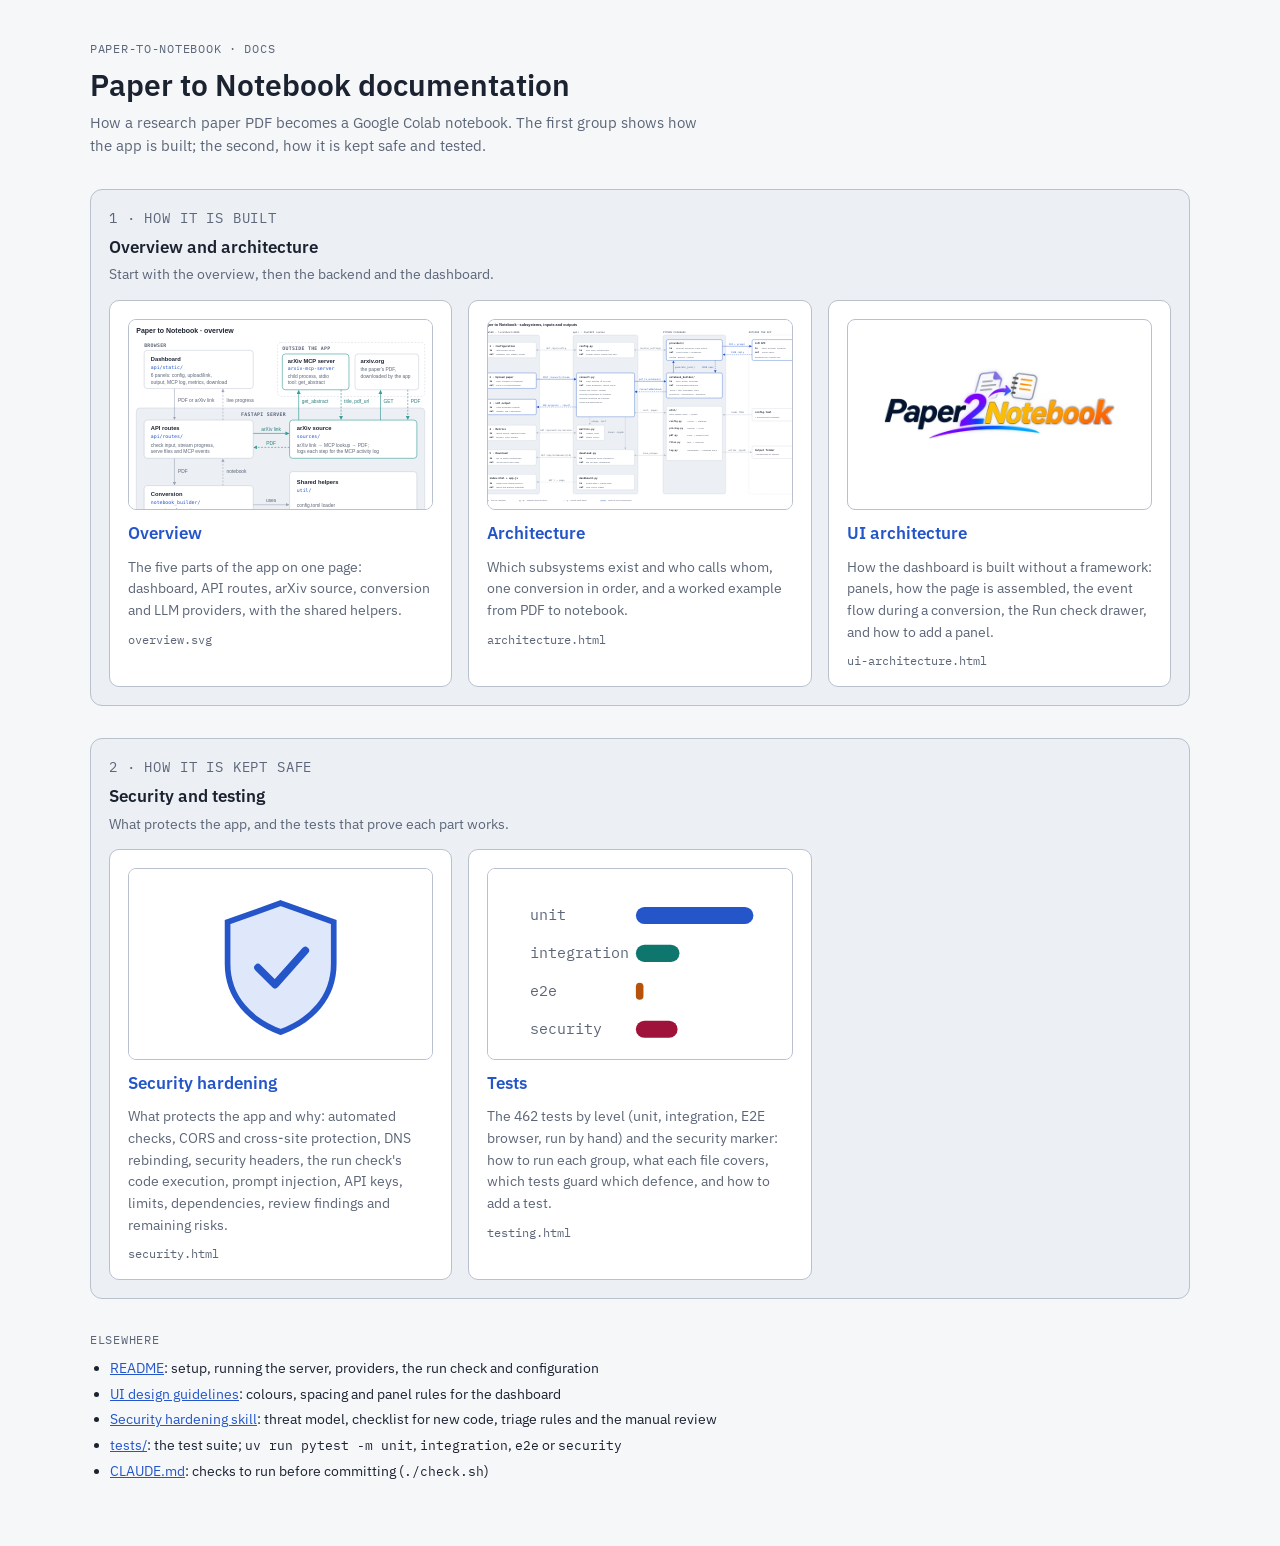
<file: docs/index.html>
<!doctype html>
<html lang="en">
<head>
<meta charset="utf-8">
<meta name="viewport" content="width=device-width, initial-scale=1, viewport-fit=cover">
<title>Paper to Notebook Docs</title>
<link rel="preconnect" href="https://fonts.googleapis.com">
<link rel="stylesheet" href="https://fonts.googleapis.com/css2?family=IBM+Plex+Mono:wght@400;600&family=IBM+Plex+Sans:wght@400;500;600&display=swap">
<style>
  /* Same tokens as architecture.html */
  :root {
    --bg: #f6f7f9; --surface: #ffffff; --fg: #1b2230; --muted: #5c6678;
    --line: #b9c1ce; --zone: #eceff4; --accent: #2456c9; --accent-soft: #dfe7fb;
    --font-sans: "IBM Plex Sans", system-ui, -apple-system, "Segoe UI", sans-serif;
    --font-mono: "IBM Plex Mono", ui-monospace, "SF Mono", Menlo, monospace;
  }
  @media (prefers-color-scheme: dark) {
    :root:not([data-theme="light"]) {
      --bg: #12161d; --surface: #1a2029; --fg: #e3e8f0; --muted: #98a3b5;
      --line: #445064; --zone: #171c24; --accent: #8cafff; --accent-soft: #22324f;
      color-scheme: dark;
    }
  }
  :root[data-theme="dark"] {
    --bg: #12161d; --surface: #1a2029; --fg: #e3e8f0; --muted: #98a3b5;
    --line: #445064; --zone: #171c24; --accent: #8cafff; --accent-soft: #22324f;
    color-scheme: dark;
  }
  body { margin: 0; background: var(--bg); color: var(--fg);
    font-family: var(--font-sans); font-size: 15px; line-height: 1.55; }
  .page { max-width: 1100px; margin: 0 auto; padding-block: 40px 64px;
    padding-left: max(16px, env(safe-area-inset-left, 0px));
    padding-right: max(16px, env(safe-area-inset-right, 0px));
    display: grid; gap: 32px; }
  header { display: grid; gap: 8px; max-width: 68ch; }
  .eyebrow { font-family: var(--font-mono); font-size: 12px; letter-spacing: 0.06em;
    text-transform: uppercase; color: var(--muted); margin: 0; }
  h1 { font-size: 30px; line-height: 1.2; font-weight: 600; margin: 0; }
  h2 { font-size: 17px; font-weight: 600; margin: 0; }
  p { margin: 0; }
  .lede { color: var(--muted); }
  code { font-family: var(--font-mono); font-size: 0.9em; }

  .group { display: grid; gap: 14px; padding: 18px; border-radius: 12px;
    background: var(--zone); border: 1px solid var(--line); min-width: 0; }
  .group-head { display: grid; gap: 4px; max-width: 72ch; }
  .group-head p { color: var(--muted); font-size: 14px; }
  .cards { display: grid; gap: 16px;
    grid-template-columns: repeat(auto-fill, minmax(min(100%, 280px), 1fr)); }
  a.card { display: grid; gap: 10px; align-content: start; padding: 18px;
    background: var(--surface); border: 1px solid var(--line); border-radius: 10px;
    color: var(--fg); text-decoration: none; min-width: 0; }
  a.card:hover, a.card:focus-visible { border-color: var(--accent); }
  a.card:focus-visible { outline: 2px solid var(--accent); outline-offset: 2px; }
  a.card h2 { color: var(--accent); }
  a.card p { color: var(--muted); font-size: 14px; }
  a.card .file { font: 400 12px var(--font-mono); color: var(--muted); }
  .thumb { border: 1px solid var(--line); border-radius: 8px; background: #ffffff;
    aspect-ratio: 16 / 10; overflow: hidden; }
  .thumb img { display: block; box-sizing: border-box; width: 100%; height: 100%; object-fit: cover;
    object-position: top; }
  .more { display: grid; gap: 8px; }
  .more ul { margin: 0; padding-left: 20px; display: grid; gap: 4px; font-size: 14px; }
  .more a { color: var(--accent); }
</style>
</head>
<body>
<div class="page">
  <header>
    <p class="eyebrow">paper-to-notebook · docs</p>
    <h1>Paper to Notebook documentation</h1>
    <p class="lede">How a research paper PDF becomes a Google Colab notebook. The first group shows how the app is built; the second, how it is kept safe and tested.</p>
  </header>

  <section class="group" aria-labelledby="g-build">
    <div class="group-head">
      <p class="eyebrow">1 · How it is built</p>
      <h2 id="g-build">Overview and architecture</h2>
      <p>Start with the overview, then the backend and the dashboard.</p>
    </div>
    <nav class="cards" aria-label="Architecture documents">
    <a class="card" href="overview.svg">
      <div class="thumb"><img src="overview.svg" alt="" loading="lazy"></div>
      <h2>Overview</h2>
      <p>The five parts of the app on one page: dashboard, API routes, arXiv source, conversion and LLM providers, with the shared helpers.</p>
      <span class="file">overview.svg</span>
    </a>
    <a class="card" href="architecture.html">
      <div class="thumb"><img src="architecture-subsystems.svg" alt="" loading="lazy"></div>
      <h2>Architecture</h2>
      <p>Which subsystems exist and who calls whom, one conversion in order, and a worked example from PDF to notebook.</p>
      <span class="file">architecture.html</span>
    </a>
    <a class="card" href="ui-architecture.html">
      <div class="thumb"><img src="../api/static/logo.png" alt="" loading="lazy" style="object-fit: contain; padding: 16% 12%;"></div>
      <h2>UI architecture</h2>
      <p>How the dashboard is built without a framework: panels, how the page is assembled, the event flow during a conversion, the Run check drawer, and how to add a panel.</p>
      <span class="file">ui-architecture.html</span>
    </a>
    </nav>
  </section>

  <section class="group" aria-labelledby="g-safe">
    <div class="group-head">
      <p class="eyebrow">2 · How it is kept safe</p>
      <h2 id="g-safe">Security and testing</h2>
      <p>What protects the app, and the tests that prove each part works.</p>
    </div>
    <nav class="cards" aria-label="Security and testing documents">
    <a class="card" href="security.html">
      <div class="thumb"><svg viewBox="0 0 160 100" role="img" aria-label="" style="width:100%;height:100%;display:block"><rect width="160" height="100" fill="#ffffff"/><path d="M80 18 L108 28 V50 C108 68 96 80 80 86 C64 80 52 68 52 50 V28 Z" fill="#dfe7fb" stroke="#2456c9" stroke-width="3"/><path d="M68 52 L77 61 L93 43" fill="none" stroke="#2456c9" stroke-width="4" stroke-linecap="round" stroke-linejoin="round"/></svg></div>
      <h2>Security hardening</h2>
      <p>What protects the app and why: automated checks, CORS and cross-site protection, DNS rebinding, security headers, the run check's code execution, prompt injection, API keys, limits, dependencies, review findings and remaining risks.</p>
      <span class="file">security.html</span>
    </a>
    <a class="card" href="testing.html">
      <div class="thumb"><svg viewBox="0 0 160 100" role="img" aria-label="" style="width:100%;height:100%;display:block"><rect width="160" height="100" fill="#ffffff"/><g font-family="IBM Plex Mono, monospace" font-size="8" fill="#5c6678"><text x="22" y="27">unit</text><text x="22" y="47">integration</text><text x="22" y="67">e2e</text><text x="22" y="87">security</text></g><rect x="78" y="20" width="62" height="9" rx="4.5" fill="#2456c9"/><rect x="78" y="40" width="23" height="9" rx="4.5" fill="#0f766e"/><rect x="78" y="60" width="4" height="9" rx="2" fill="#b45309"/><rect x="78" y="80" width="22" height="9" rx="4.5" fill="#9f1239"/></svg></div>
      <h2>Tests</h2>
      <p>The 462 tests by level (unit, integration, E2E browser, run by hand) and the security marker: how to run each group, what each file covers, which tests guard which defence, and how to add a test.</p>
      <span class="file">testing.html</span>
    </a>
    </nav>
  </section>

  <section class="more">
    <p class="eyebrow">Elsewhere</p>
    <ul>
      <li><a href="../README.md">README</a>: setup, running the server, providers, the run check and configuration</li>
      <li><a href="../.claude/skills/paper-notebook-ui-design/SKILL.md">UI design guidelines</a>: colours, spacing and panel rules for the dashboard</li>
      <li><a href="../.claude/skills/security-hardening/SKILL.md">Security hardening skill</a>: threat model, checklist for new code, triage rules and the manual review</li>
      <li><a href="../tests/">tests/</a>: the test suite; <code>uv run pytest -m unit</code>, <code>integration</code>, <code>e2e</code> or <code>security</code></li>
      <li><a href="../CLAUDE.md">CLAUDE.md</a>: checks to run before committing (<code>./check.sh</code>)</li>
    </ul>
  </section>
</div>
</body>
</html>
</file>
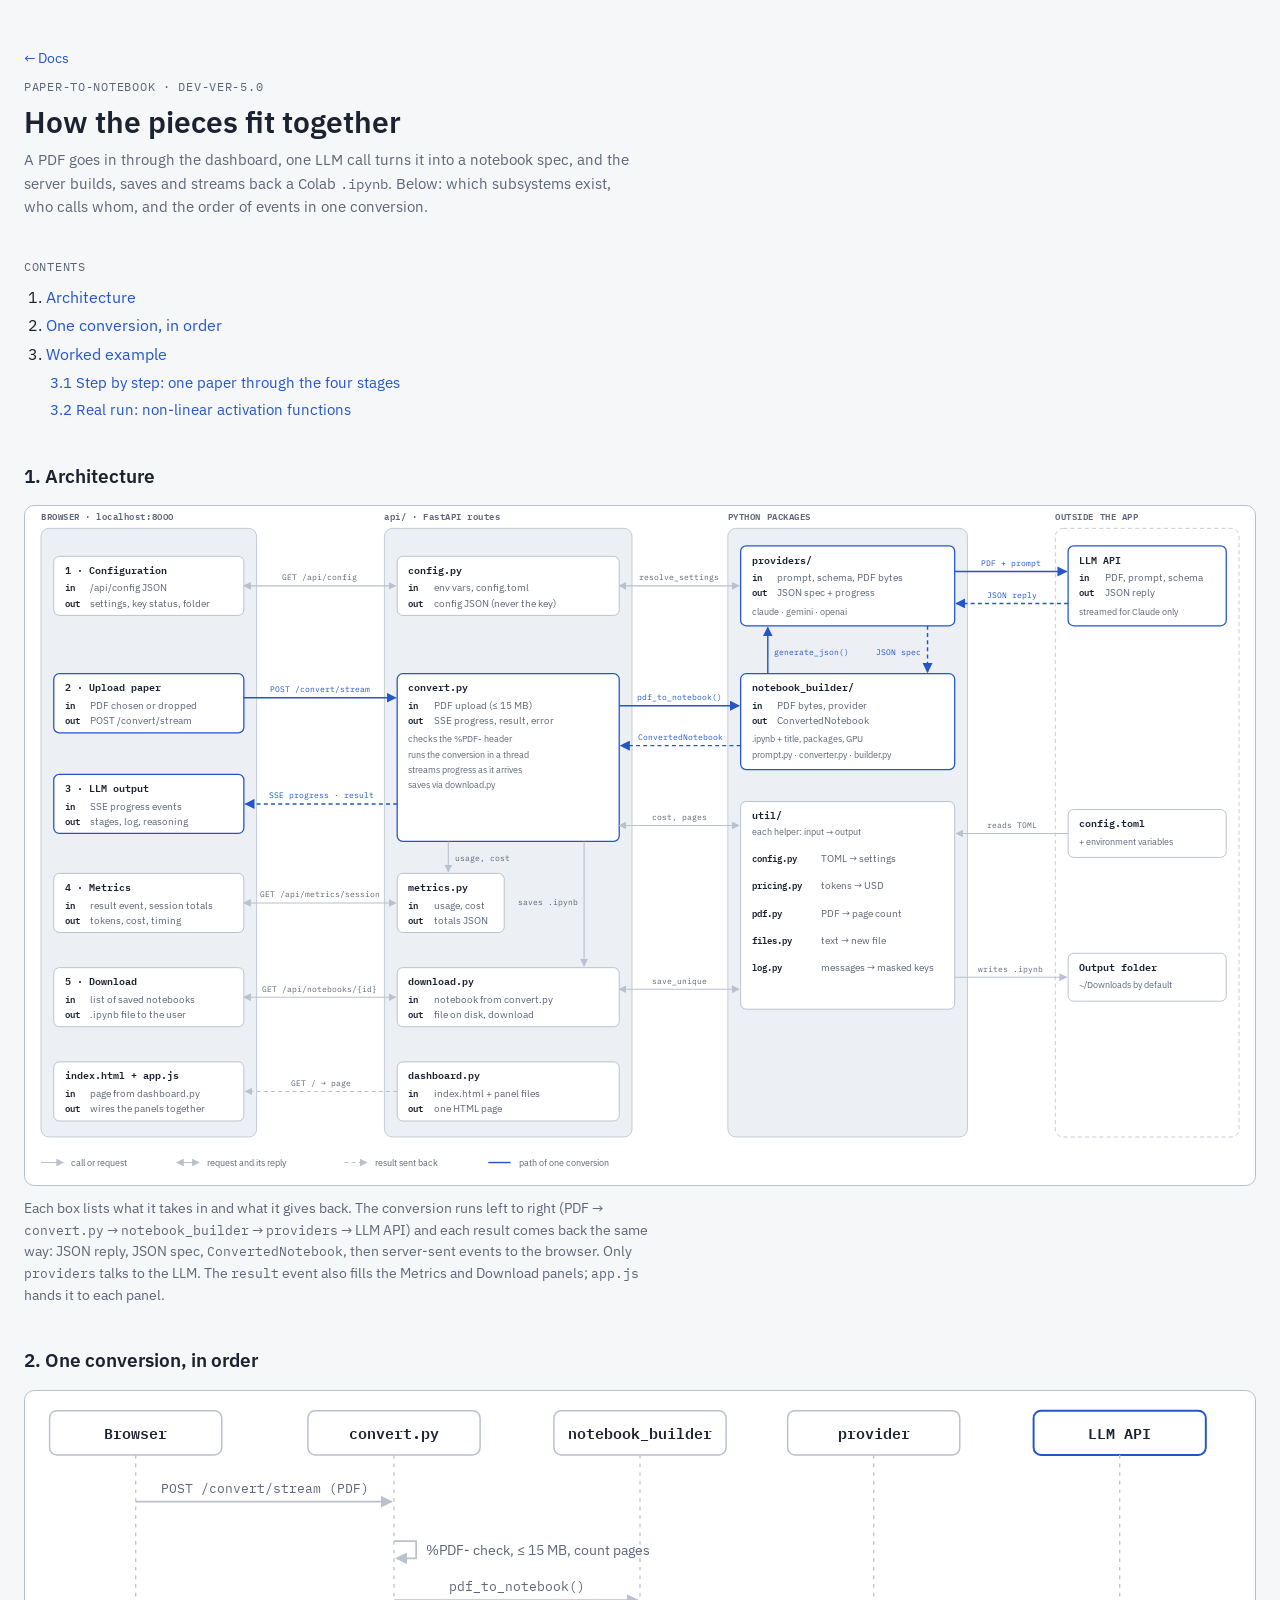
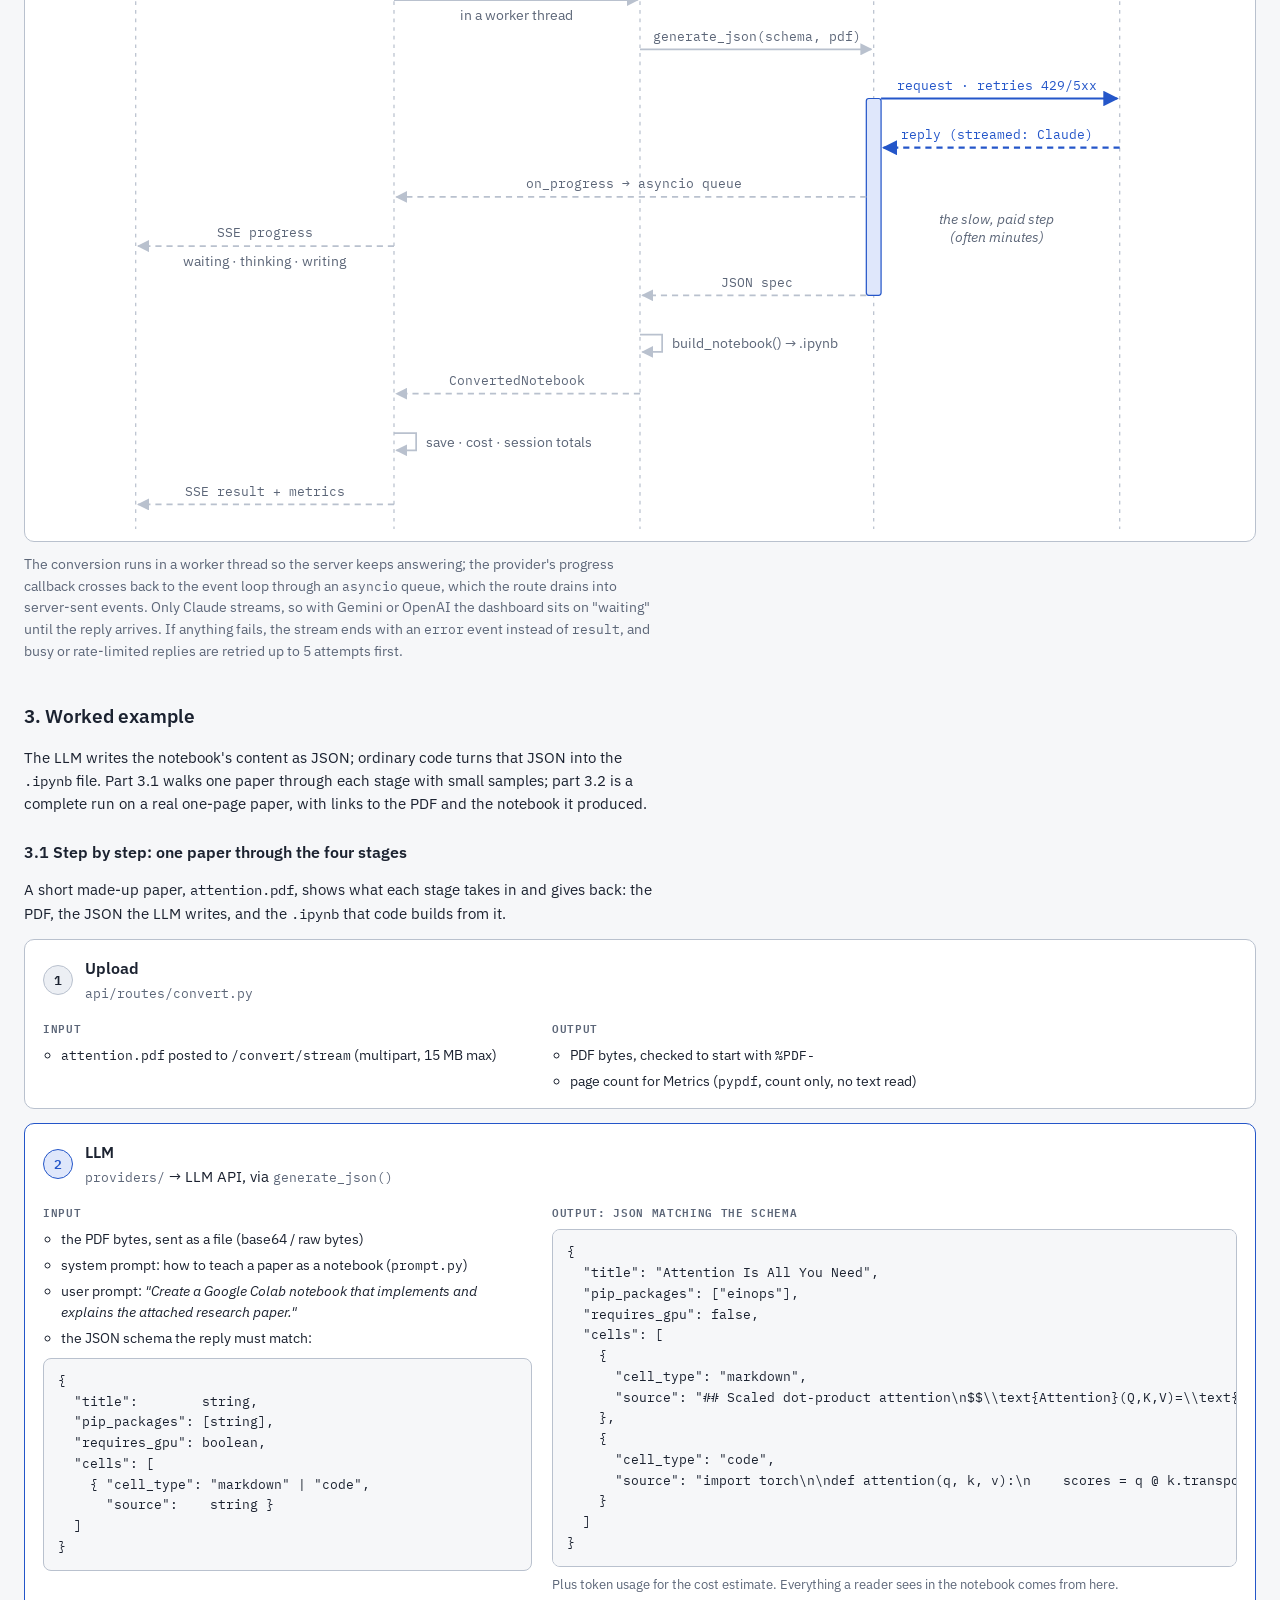
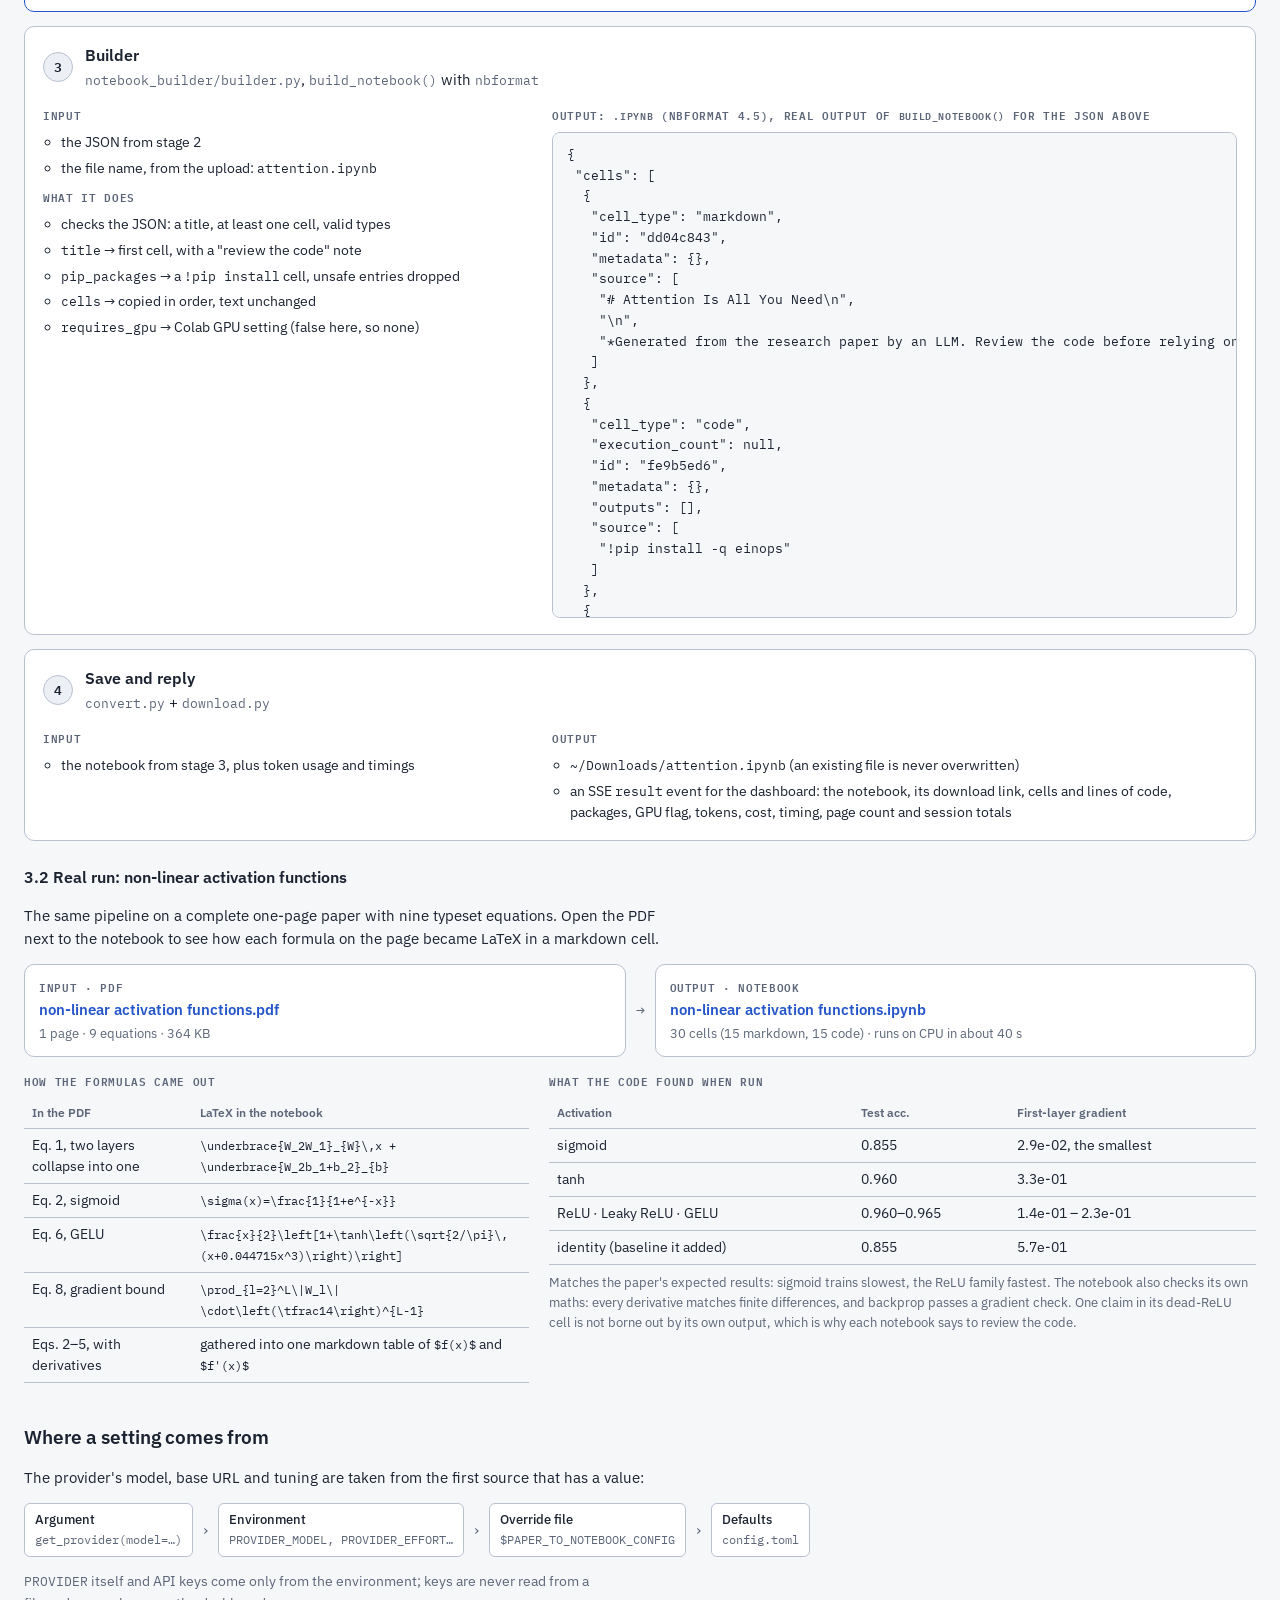
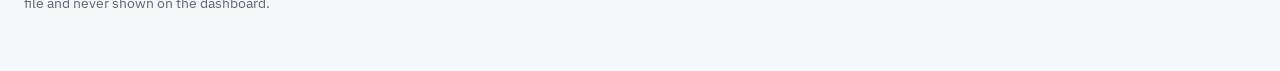
<file: docs/architecture.html>
<!doctype html>
<html lang="en">
<head>
<meta charset="utf-8">
<meta name="viewport" content="width=device-width, initial-scale=1, viewport-fit=cover">
<title>Paper to Notebook Architecture</title>
<meta name="claude:viewport-fit-sides" content="cover">
<link rel="preconnect" href="https://fonts.googleapis.com">
<link rel="stylesheet" href="https://fonts.googleapis.com/css2?family=IBM+Plex+Mono:wght@400;600&family=IBM+Plex+Sans:wght@400;500;600&display=swap">
<style>
  /* Layout: one reading column of text, figures run wider and scroll sideways on phones. */
  :root {
    --bg: #f6f7f9;
    --surface: #ffffff;
    --fg: #1b2230;
    --muted: #5c6678;
    --line: #b9c1ce;
    --zone: #eceff4;
    --accent: #2456c9;
    --accent-soft: #dfe7fb;
    --font-sans: "IBM Plex Sans", system-ui, -apple-system, "Segoe UI", sans-serif;
    --font-mono: "IBM Plex Mono", ui-monospace, "SF Mono", Menlo, monospace;
  }
  @media (prefers-color-scheme: dark) {
    :root:not([data-theme="light"]) {
      --bg: #12161d; --surface: #1a2029; --fg: #e3e8f0; --muted: #98a3b5;
      --line: #445064; --zone: #171c24; --accent: #8cafff; --accent-soft: #22324f;
      color-scheme: dark;
    }
  }
  :root[data-theme="dark"] {
    --bg: #12161d; --surface: #1a2029; --fg: #e3e8f0; --muted: #98a3b5;
    --line: #445064; --zone: #171c24; --accent: #8cafff; --accent-soft: #22324f;
    color-scheme: dark;
  }

  body {
    background: var(--bg); color: var(--fg); font-family: var(--font-sans);
    font-size: 15px; line-height: 1.55;
  }
  .page {
    max-width: 1600px; margin: 0 auto;
    padding-block: 40px 64px;
    padding-left: max(16px, env(safe-area-inset-left, 0px));
    padding-right: max(16px, env(safe-area-inset-right, 0px));
    display: grid; gap: 40px;
  }
  header { display: grid; gap: 8px; max-width: 68ch; }
  .eyebrow { font-family: var(--font-mono); font-size: 12px; letter-spacing: 0.06em;
    text-transform: uppercase; color: var(--muted); margin: 0; }
  h1 { font-size: 30px; line-height: 1.2; font-weight: 600; margin: 0; text-wrap: balance; }
  h2 { font-size: 19px; font-weight: 600; margin: 0; text-wrap: balance; }
  p { margin: 0; }
  .lede { color: var(--muted); }
  code { font-family: var(--font-mono); font-size: 0.9em; }

  section { display: grid; gap: 14px; }
  section > p { max-width: 72ch; }
  figure { margin: 0; display: grid; gap: 12px; }
  .scroll { overflow-x: auto; border: 1px solid var(--line); border-radius: 10px;
    background: var(--surface); }
  .scroll svg { display: block; width: 100%; min-width: 900px; height: auto; }
  figcaption { color: var(--muted); font-size: 14px; max-width: 80ch; }
  .legend { display: flex; flex-wrap: wrap; gap: 6px 18px; font-size: 13px; color: var(--muted); }
  .legend span { display: inline-flex; align-items: center; gap: 6px; }
  .legend i { width: 22px; height: 0; border-top: 2px solid var(--line); }
  .legend i.acc { border-color: var(--accent); }
  .legend i.dash { border-top-style: dashed; }

  /* SVG styling through the page tokens */
  svg { color: var(--fg); }
  .zone { fill: var(--zone); stroke: var(--line); stroke-width: 1; }
  .zone.ext { fill: none; stroke-dasharray: 5 4; }
  .box { fill: var(--surface); stroke: var(--line); stroke-width: 1.2; }
  .box.acc { stroke: var(--accent); stroke-width: 1.6; }
  .zlabel { font: 600 11px var(--font-mono); letter-spacing: 0.06em; fill: var(--muted); }
  .t { font: 600 12px var(--font-mono); fill: var(--fg); }
  .s { font: 400 11px var(--font-sans); fill: var(--muted); }
  .lbl { font: 400 10.5px var(--font-mono); fill: var(--muted); }
  .lbl.acc { fill: var(--accent); }
  .io { font: 400 12px var(--font-sans); fill: var(--muted); }
  .io .k { font: 600 11px var(--font-mono); fill: var(--fg); }
  .note { font: italic 400 11px var(--font-sans); fill: var(--muted); }
  .wire { fill: none; stroke: var(--line); stroke-width: 1.4; }
  .wire.acc { stroke: var(--accent); stroke-width: 1.8; }
  .wire.dash { stroke-dasharray: 5 4; }
  .life { stroke: var(--line); stroke-width: 1; stroke-dasharray: 3 4; }
  .head { fill: var(--line); }
  .head.acc { fill: var(--accent); }
  .act { fill: var(--accent-soft); stroke: var(--accent); stroke-width: 1; }

  .chain { display: flex; flex-wrap: wrap; align-items: center; gap: 8px; }
  .chip { background: var(--surface); border: 1px solid var(--line); border-radius: 6px;
    padding: 6px 10px; font-size: 13px; display: grid; gap: 1px; min-width: 0; }
  .chip b { font-weight: 500; }
  .chip code { color: var(--muted); font-size: 12px; overflow-wrap: anywhere; }
  .gt { color: var(--muted); font-family: var(--font-mono); }
  .keynote { font-size: 14px; color: var(--muted); }
  .back { font-size: 14px; color: var(--accent); text-decoration: none; }
  .back:hover, .back:focus-visible { text-decoration: underline; }
  /* Contents */
  .toc { display: grid; gap: 8px; }
  .toc ol { margin: 0; padding-left: 22px; display: grid; gap: 4px; font-size: 16px; }
  .toc a { color: var(--accent); text-decoration: none; }
  .toc ol ol { margin-top: 4px; padding-left: 22px; list-style: none; padding-left: 4px; font-size: 15px; }
  h3[id] { scroll-margin-top: 16px; }
  .toc a:hover, .toc a:focus-visible { text-decoration: underline; }
  section[id] { scroll-margin-top: 16px; }

  /* Worked example */
  h3 { font-size: 16px; font-weight: 600; margin: 0; }
  .stages { list-style: none; margin: 0; padding: 0; display: grid; gap: 14px; }
  .stage { background: var(--surface); border: 1px solid var(--line); border-radius: 10px;
    padding: 16px 18px; display: grid; gap: 14px; min-width: 0; }
  .stage.acc { border-color: var(--accent); }
  .stage-head { display: flex; gap: 12px; align-items: center; }
  .stage-head code { color: var(--muted); font-size: 13px; }
  .num { flex: none; width: 28px; height: 28px; border-radius: 50%; display: grid; place-items: center;
    background: var(--zone); border: 1px solid var(--line); font: 600 13px var(--font-mono); }
  .stage.acc .num { background: var(--accent-soft); border-color: var(--accent); color: var(--accent); }
  .io-grid { display: grid; grid-template-columns: minmax(0, 1fr) minmax(0, 1.4fr); gap: 20px; }
  @media (max-width: 760px) { .io-grid { grid-template-columns: minmax(0, 1fr); } }
  .io-col { min-width: 0; display: grid; gap: 8px; align-content: start; }
  .io-label { font: 600 11px var(--font-mono); letter-spacing: 0.06em; text-transform: uppercase;
    color: var(--muted); }
  .io-col ul { margin: 0; padding-left: 18px; display: grid; gap: 4px; font-size: 14px; }
  .io-note { font-size: 13px; color: var(--muted); }
  pre { margin: 0; background: var(--bg); border: 1px solid var(--line); border-radius: 8px;
    padding: 12px 14px; overflow: auto; max-height: 460px; font-size: 12.5px; line-height: 1.5; }
  pre code { font-size: inherit; }
  /* Real run */
  h3.sub { margin-top: 10px; }
  .files { display: flex; flex-wrap: wrap; align-items: center; gap: 10px; }
  .file { display: grid; gap: 2px; padding: 12px 14px; border: 1px solid var(--line);
    border-radius: 10px; background: var(--surface); color: var(--fg); text-decoration: none;
    min-width: 0; flex: 1 1 260px; }
  .file:hover, .file:focus-visible { border-color: var(--accent); }
  .file b { color: var(--accent); font-weight: 600; overflow-wrap: anywhere; }
  .file span:last-child { font-size: 13px; color: var(--muted); }
  .conv { border-collapse: collapse; width: 100%; font-size: 13.5px; }
  .conv th, .conv td { text-align: left; vertical-align: top; padding: 6px 8px;
    border-bottom: 1px solid var(--line); }
  .conv th { font-weight: 600; color: var(--muted); font-size: 12px; }
  .conv code { overflow-wrap: anywhere; font-size: 12px; }
  .conv td:nth-child(n+2) { font-variant-numeric: tabular-nums; }
</style>
</head>
<body>

<div class="page">
  <header>
    <a class="back" href="index.html">← Docs</a>
    <p class="eyebrow">paper-to-notebook · dev-ver-5.0</p>
    <h1>How the pieces fit together</h1>
    <p class="lede">A PDF goes in through the dashboard, one LLM call turns it into a notebook spec, and the server builds, saves and streams back a Colab <code>.ipynb</code>. Below: which subsystems exist, who calls whom, and the order of events in one conversion.</p>
  </header>

  <nav class="toc" aria-label="Contents">
    <p class="eyebrow">Contents</p>
    <ol>
      <li><a href="#architecture">Architecture</a></li>
      <li><a href="#conversion">One conversion, in order</a></li>
      <li><a href="#example">Worked example</a>
        <ol>
          <li><a href="#stages">3.1 Step by step: one paper through the four stages</a></li>
          <li><a href="#real-run">3.2 Real run: non-linear activation functions</a></li>
        </ol>
      </li>
    </ol>
  </nav>

  <section id="architecture">
    <h2>1. Architecture</h2>
    <figure>
      <div class="scroll">
        <svg viewBox="0 0 1540 850" role="img" aria-label="Subsystems with their inputs and outputs: five dashboard panels each call one FastAPI route; convert.py calls notebook_builder, which calls a provider, which calls the LLM API; each returns its result back along the same path. util reads config.toml and writes notebooks to the output folder.">
<defs><marker id="a1" viewBox="0 0 10 10" refX="9" refY="5" markerWidth="7" markerHeight="7" orient="auto-start-reverse"><path class="head" d="M0 0 L10 5 L0 10 z"/></marker><marker id="a1acc" viewBox="0 0 10 10" refX="9" refY="5" markerWidth="7" markerHeight="7" orient="auto-start-reverse"><path class="head acc" d="M0 0 L10 5 L0 10 z"/></marker></defs>
<text class="zlabel" x="20" y="18">BROWSER · localhost:8000</text>
<rect class="zone" x="20" y="28" width="270" height="762" rx="10"/>
<text class="zlabel" x="450" y="18">api/ · FastAPI routes</text>
<rect class="zone" x="450" y="28" width="310" height="762" rx="10"/>
<text class="zlabel" x="880" y="18">PYTHON PACKAGES</text>
<rect class="zone" x="880" y="28" width="300" height="762" rx="10"/>
<text class="zlabel" x="1290" y="18">OUTSIDE THE APP</text>
<rect class="zone ext" x="1290" y="28" width="230" height="762" rx="10"/>
<rect class="box" x="36" y="63" width="238" height="74" rx="7"/>
<text class="t" x="50" y="85">1 · Configuration</text>
<text class="io" x="50" y="107"><tspan class="k">in</tspan><tspan x="82">/api/config JSON</tspan></text>
<text class="io" x="50" y="126"><tspan class="k">out</tspan><tspan x="82">settings, key status, folder</tspan></text>
<rect class="box acc" x="36" y="210" width="238" height="74" rx="7"/>
<text class="t" x="50" y="232">2 · Upload paper</text>
<text class="io" x="50" y="254"><tspan class="k">in</tspan><tspan x="82">PDF chosen or dropped</tspan></text>
<text class="io" x="50" y="273"><tspan class="k">out</tspan><tspan x="82">POST /convert/stream</tspan></text>
<rect class="box acc" x="36" y="336" width="238" height="74" rx="7"/>
<text class="t" x="50" y="358">3 · LLM output</text>
<text class="io" x="50" y="380"><tspan class="k">in</tspan><tspan x="82">SSE progress events</tspan></text>
<text class="io" x="50" y="399"><tspan class="k">out</tspan><tspan x="82">stages, log, reasoning</tspan></text>
<rect class="box" x="36" y="460" width="238" height="74" rx="7"/>
<text class="t" x="50" y="482">4 · Metrics</text>
<text class="io" x="50" y="504"><tspan class="k">in</tspan><tspan x="82">result event, session totals</tspan></text>
<text class="io" x="50" y="523"><tspan class="k">out</tspan><tspan x="82">tokens, cost, timing</tspan></text>
<rect class="box" x="36" y="578" width="238" height="74" rx="7"/>
<text class="t" x="50" y="600">5 · Download</text>
<text class="io" x="50" y="622"><tspan class="k">in</tspan><tspan x="82">list of saved notebooks</tspan></text>
<text class="io" x="50" y="641"><tspan class="k">out</tspan><tspan x="82">.ipynb file to the user</tspan></text>
<rect class="box" x="36" y="696" width="238" height="74" rx="7"/>
<text class="t" x="50" y="718">index.html + app.js</text>
<text class="io" x="50" y="740"><tspan class="k">in</tspan><tspan x="82">page from dashboard.py</tspan></text>
<text class="io" x="50" y="759"><tspan class="k">out</tspan><tspan x="82">wires the panels together</tspan></text>
<rect class="box" x="466" y="63" width="278" height="74" rx="7"/>
<text class="t" x="480" y="85">config.py</text>
<text class="io" x="480" y="107"><tspan class="k">in</tspan><tspan x="512">env vars, config.toml</tspan></text>
<text class="io" x="480" y="126"><tspan class="k">out</tspan><tspan x="512">config JSON (never the key)</tspan></text>
<rect class="box acc" x="466" y="210" width="278" height="210" rx="7"/>
<text class="t" x="480" y="232">convert.py</text>
<text class="io" x="480" y="254"><tspan class="k">in</tspan><tspan x="512">PDF upload (≤ 15 MB)</tspan></text>
<text class="io" x="480" y="273"><tspan class="k">out</tspan><tspan x="512">SSE progress, result, error</tspan></text>
<text class="s" x="480" y="296">checks the %PDF- header</text>
<text class="s" x="480" y="315">runs the conversion in a thread</text>
<text class="s" x="480" y="334">streams progress as it arrives</text>
<text class="s" x="480" y="353">saves via download.py</text>
<rect class="box" x="466" y="460" width="134" height="74" rx="7"/>
<text class="t" x="480" y="482">metrics.py</text>
<text class="io" x="480" y="504"><tspan class="k">in</tspan><tspan x="512">usage, cost</tspan></text>
<text class="io" x="480" y="523"><tspan class="k">out</tspan><tspan x="512">totals JSON</tspan></text>
<rect class="box" x="466" y="578" width="278" height="74" rx="7"/>
<text class="t" x="480" y="600">download.py</text>
<text class="io" x="480" y="622"><tspan class="k">in</tspan><tspan x="512">notebook from convert.py</tspan></text>
<text class="io" x="480" y="641"><tspan class="k">out</tspan><tspan x="512">file on disk, download</tspan></text>
<rect class="box" x="466" y="696" width="278" height="74" rx="7"/>
<text class="t" x="480" y="718">dashboard.py</text>
<text class="io" x="480" y="740"><tspan class="k">in</tspan><tspan x="512">index.html + panel files</tspan></text>
<text class="io" x="480" y="759"><tspan class="k">out</tspan><tspan x="512">one HTML page</tspan></text>
<rect class="box acc" x="896" y="50" width="268" height="100" rx="7"/>
<text class="t" x="910" y="72">providers/</text>
<text class="io" x="910" y="94"><tspan class="k">in</tspan><tspan x="942">prompt, schema, PDF bytes</tspan></text>
<text class="io" x="910" y="113"><tspan class="k">out</tspan><tspan x="942">JSON spec + progress</tspan></text>
<text class="s" x="910" y="136">claude · gemini · openai</text>
<rect class="box acc" x="896" y="210" width="268" height="120" rx="7"/>
<text class="t" x="910" y="232">notebook_builder/</text>
<text class="io" x="910" y="254"><tspan class="k">in</tspan><tspan x="942">PDF bytes, provider</tspan></text>
<text class="io" x="910" y="273"><tspan class="k">out</tspan><tspan x="942">ConvertedNotebook</tspan></text>
<text class="s" x="910" y="296">.ipynb + title, packages, GPU</text>
<text class="s" x="910" y="315">prompt.py · converter.py · builder.py</text>
<rect class="box" x="896" y="370" width="268" height="260" rx="7"/>
<text class="t" x="910" y="392">util/</text>
<text class="s" x="910" y="412">each helper: input → output</text>
<text class="io" x="910" y="446"><tspan class="k">config.py</tspan><tspan x="996">TOML → settings</tspan></text>
<text class="io" x="910" y="480"><tspan class="k">pricing.py</tspan><tspan x="996">tokens → USD</tspan></text>
<text class="io" x="910" y="514"><tspan class="k">pdf.py</tspan><tspan x="996">PDF → page count</tspan></text>
<text class="io" x="910" y="548"><tspan class="k">files.py</tspan><tspan x="996">text → new file</tspan></text>
<text class="io" x="910" y="582"><tspan class="k">log.py</tspan><tspan x="996">messages → masked keys</tspan></text>
<rect class="box acc" x="1306" y="50" width="198" height="100" rx="7"/>
<text class="t" x="1320" y="72">LLM API</text>
<text class="io" x="1320" y="94"><tspan class="k">in</tspan><tspan x="1352">PDF, prompt, schema</tspan></text>
<text class="io" x="1320" y="113"><tspan class="k">out</tspan><tspan x="1352">JSON reply</tspan></text>
<text class="s" x="1320" y="136">streamed for Claude only</text>
<rect class="box" x="1306" y="380" width="198" height="60" rx="7"/>
<text class="t" x="1320" y="402">config.toml</text>
<text class="s" x="1320" y="424">+ environment variables</text>
<rect class="box" x="1306" y="560" width="198" height="60" rx="7"/>
<text class="t" x="1320" y="582">Output folder</text>
<text class="s" x="1320" y="604">~/Downloads by default</text>
<line class="wire" x1="274" y1="100" x2="464" y2="100" marker-start="url(#a1)" marker-end="url(#a1)"/>
<text class="lbl" x="369.0" y="93" text-anchor="middle">GET /api/config</text>
<line class="wire acc" x1="274" y1="240" x2="464" y2="240" marker-end="url(#a1acc)"/>
<text class="lbl acc" x="369.0" y="233" text-anchor="middle">POST /convert/stream</text>
<line class="wire acc dash" x1="466" y1="373" x2="276" y2="373" marker-end="url(#a1acc)"/>
<text class="lbl acc" x="371.0" y="366" text-anchor="middle">SSE progress · result</text>
<line class="wire" x1="274" y1="497" x2="464" y2="497" marker-start="url(#a1)" marker-end="url(#a1)"/>
<text class="lbl" x="369.0" y="490" text-anchor="middle">GET /api/metrics/session</text>
<line class="wire" x1="274" y1="615" x2="464" y2="615" marker-start="url(#a1)" marker-end="url(#a1)"/>
<text class="lbl" x="369.0" y="608" text-anchor="middle">GET /api/notebooks/{id}</text>
<line class="wire dash" x1="466" y1="733" x2="276" y2="733" marker-end="url(#a1)"/>
<text class="lbl" x="371.0" y="726" text-anchor="middle">GET / → page</text>
<line class="wire" x1="744" y1="100" x2="894" y2="100" marker-start="url(#a1)" marker-end="url(#a1)"/>
<text class="lbl" x="819.0" y="93" text-anchor="middle">resolve_settings</text>
<line class="wire acc" x1="744" y1="250" x2="894" y2="250" marker-end="url(#a1acc)"/>
<text class="lbl acc" x="819.0" y="243" text-anchor="middle">pdf_to_notebook()</text>
<line class="wire acc dash" x1="896" y1="300" x2="746" y2="300" marker-end="url(#a1acc)"/>
<text class="lbl acc" x="821.0" y="293" text-anchor="middle">ConvertedNotebook</text>
<line class="wire" x1="744" y1="400" x2="894" y2="400" marker-start="url(#a1)" marker-end="url(#a1)"/>
<text class="lbl" x="819.0" y="393" text-anchor="middle">cost, pages</text>
<line class="wire" x1="744" y1="605" x2="894" y2="605" marker-start="url(#a1)" marker-end="url(#a1)"/>
<text class="lbl" x="819.0" y="598" text-anchor="middle">save_unique</text>
<line class="wire" x1="530" y1="420" x2="530" y2="458" marker-end="url(#a1)"/>
<text class="lbl" x="538" y="444" text-anchor="start">usage, cost</text>
<line class="wire" x1="700" y1="420" x2="700" y2="576" marker-end="url(#a1)"/>
<text class="lbl" x="692" y="500" text-anchor="end">saves .ipynb</text>
<line class="wire acc" x1="930" y1="210" x2="930" y2="152" marker-end="url(#a1acc)"/>
<text class="lbl acc" x="938" y="186" text-anchor="start">generate_json()</text>
<line class="wire acc dash" x1="1130" y1="150" x2="1130" y2="208" marker-end="url(#a1acc)"/>
<text class="lbl acc" x="1122" y="186" text-anchor="end">JSON spec</text>
<line class="wire acc" x1="1164" y1="82" x2="1304" y2="82" marker-end="url(#a1acc)"/>
<text class="lbl acc" x="1234.0" y="75" text-anchor="middle">PDF + prompt</text>
<line class="wire acc dash" x1="1306" y1="122" x2="1166" y2="122" marker-end="url(#a1acc)"/>
<text class="lbl acc" x="1236.0" y="115" text-anchor="middle">JSON reply</text>
<line class="wire" x1="1306" y1="410" x2="1166" y2="410" marker-end="url(#a1)"/>
<text class="lbl" x="1236.0" y="403" text-anchor="middle">reads TOML</text>
<line class="wire" x1="1164" y1="590" x2="1304" y2="590" marker-end="url(#a1)"/>
<text class="lbl" x="1234.0" y="583" text-anchor="middle">writes .ipynb</text>
<g transform="translate(20, 826)"><line class="wire" x1="0" y1="-4" x2="28" y2="-4" marker-end="url(#a1)"/><text class="s" x="38" y="0">call or request</text><line class="wire" x1="170" y1="-4" x2="198" y2="-4" marker-start="url(#a1)" marker-end="url(#a1)"/><text class="s" x="208" y="0">request and its reply</text><line class="wire dash" x1="380" y1="-4" x2="408" y2="-4" marker-end="url(#a1)"/><text class="s" x="418" y="0">result sent back</text><line class="wire acc" x1="560" y1="-4" x2="588" y2="-4"/><text class="s" x="598" y="0">path of one conversion</text></g>
</svg>
      </div>
      <figcaption>Each box lists what it takes in and what it gives back. The conversion runs left to right (PDF → <code>convert.py</code> → <code>notebook_builder</code> → <code>providers</code> → LLM API) and each result comes back the same way: JSON reply, JSON spec, <code>ConvertedNotebook</code>, then server-sent events to the browser. Only <code>providers</code> talks to the LLM. The <code>result</code> event also fills the Metrics and Download panels; <code>app.js</code> hands it to each panel.</figcaption>
    </figure>
  </section>

  <section id="conversion">
    <h2>2. One conversion, in order</h2>
    <figure>
      <div class="scroll">
        <svg viewBox="0 0 1000 610" role="img" aria-label="Sequence of one conversion: the browser posts the PDF, convert.py checks it and calls pdf_to_notebook in a thread, the provider calls the LLM API, progress is streamed back as server-sent events, the JSON spec is built into a notebook, saved, and the result event is sent to the browser.">
          <defs>
            <marker id="a2" viewBox="0 0 10 10" refX="9" refY="5" markerWidth="7" markerHeight="7" orient="auto-start-reverse"><path class="head" d="M0 0 L10 5 L0 10 z"/></marker>
            <marker id="a2acc" viewBox="0 0 10 10" refX="9" refY="5" markerWidth="7" markerHeight="7" orient="auto-start-reverse"><path class="head acc" d="M0 0 L10 5 L0 10 z"/></marker>
          </defs>

          <!-- lanes -->
          <rect class="box" x="20" y="16" width="140" height="36" rx="6"/>
          <text class="t" x="90" y="39" text-anchor="middle">Browser</text>
          <rect class="box" x="230" y="16" width="140" height="36" rx="6"/>
          <text class="t" x="300" y="39" text-anchor="middle">convert.py</text>
          <rect class="box" x="430" y="16" width="140" height="36" rx="6"/>
          <text class="t" x="500" y="39" text-anchor="middle">notebook_builder</text>
          <rect class="box" x="620" y="16" width="140" height="36" rx="6"/>
          <text class="t" x="690" y="39" text-anchor="middle">provider</text>
          <rect class="box acc" x="820" y="16" width="140" height="36" rx="6"/>
          <text class="t" x="890" y="39" text-anchor="middle">LLM API</text>

          <line class="life" x1="90" y1="52" x2="90" y2="600"/>
          <line class="life" x1="300" y1="52" x2="300" y2="600"/>
          <line class="life" x1="500" y1="52" x2="500" y2="600"/>
          <line class="life" x1="690" y1="52" x2="690" y2="600"/>
          <line class="life" x1="890" y1="52" x2="890" y2="600"/>

          <!-- the slow, paid span -->
          <rect class="act" x="684" y="250" width="12" height="160" rx="2"/>
          <text class="note" x="790" y="352" text-anchor="middle">the slow, paid step</text>
          <text class="note" x="790" y="367" text-anchor="middle">(often minutes)</text>

          <!-- 1 -->
          <line class="wire" x1="90" y1="90" x2="298" y2="90" marker-end="url(#a2)"/>
          <text class="lbl" x="195" y="83" text-anchor="middle">POST /convert/stream (PDF)</text>
          <!-- 2 self -->
          <path class="wire" d="M300 122 h18 v14 h-16" marker-end="url(#a2)"/>
          <text class="s" x="326" y="133">%PDF- check, ≤ 15 MB, count pages</text>
          <!-- 3 -->
          <line class="wire" x1="300" y1="170" x2="498" y2="170" marker-end="url(#a2)"/>
          <text class="lbl" x="400" y="163" text-anchor="middle">pdf_to_notebook()</text>
          <text class="s" x="400" y="186" text-anchor="middle">in a worker thread</text>
          <!-- 4 -->
          <line class="wire" x1="500" y1="210" x2="688" y2="210" marker-end="url(#a2)"/>
          <text class="lbl" x="595" y="203" text-anchor="middle">generate_json(schema, pdf)</text>
          <!-- 5 -->
          <line class="wire acc" x1="696" y1="250" x2="888" y2="250" marker-end="url(#a2acc)"/>
          <text class="lbl acc" x="790" y="243" text-anchor="middle">request · retries 429/5xx</text>
          <!-- 6 -->
          <line class="wire acc dash" x1="890" y1="290" x2="698" y2="290" marker-end="url(#a2acc)"/>
          <text class="lbl acc" x="790" y="283" text-anchor="middle">reply (streamed: Claude)</text>
          <!-- 7 -->
          <line class="wire dash" x1="684" y1="330" x2="302" y2="330" marker-end="url(#a2)"/>
          <text class="lbl" x="495" y="323" text-anchor="middle">on_progress → asyncio queue</text>
          <!-- 8 -->
          <line class="wire dash" x1="300" y1="370" x2="92" y2="370" marker-end="url(#a2)"/>
          <text class="lbl" x="195" y="363" text-anchor="middle">SSE progress</text>
          <text class="s" x="195" y="386" text-anchor="middle">waiting · thinking · writing</text>
          <!-- 9 -->
          <line class="wire dash" x1="684" y1="410" x2="502" y2="410" marker-end="url(#a2)"/>
          <text class="lbl" x="595" y="403" text-anchor="middle">JSON spec</text>
          <!-- 10 self -->
          <path class="wire" d="M500 442 h18 v14 h-16" marker-end="url(#a2)"/>
          <text class="s" x="526" y="453">build_notebook() → .ipynb</text>
          <!-- 11 -->
          <line class="wire dash" x1="500" y1="490" x2="302" y2="490" marker-end="url(#a2)"/>
          <text class="lbl" x="400" y="483" text-anchor="middle">ConvertedNotebook</text>
          <!-- 12 self -->
          <path class="wire" d="M300 522 h18 v14 h-16" marker-end="url(#a2)"/>
          <text class="s" x="326" y="533">save · cost · session totals</text>
          <!-- 13 -->
          <line class="wire dash" x1="300" y1="580" x2="92" y2="580" marker-end="url(#a2)"/>
          <text class="lbl" x="195" y="573" text-anchor="middle">SSE result + metrics</text>
        </svg>
      </div>
      <figcaption>The conversion runs in a worker thread so the server keeps answering; the provider's progress callback crosses back to the event loop through an <code>asyncio</code> queue, which the route drains into server-sent events. Only Claude streams, so with Gemini or OpenAI the dashboard sits on "waiting" until the reply arrives. If anything fails, the stream ends with an <code>error</code> event instead of <code>result</code>, and busy or rate-limited replies are retried up to 5 attempts first.</figcaption>
    </figure>
  </section>

  <section id="example">
    <h2>3. Worked example</h2>
    <p>The LLM writes the notebook's content as JSON; ordinary code turns that JSON into the <code>.ipynb</code> file. Part 3.1 walks one paper through each stage with small samples; part 3.2 is a complete run on a real one-page paper, with links to the PDF and the notebook it produced.</p>

    <h3 class="sub" id="stages">3.1 Step by step: one paper through the four stages</h3>
    <p>A short made-up paper, <code>attention.pdf</code>, shows what each stage takes in and gives back: the PDF, the JSON the LLM writes, and the <code>.ipynb</code> that code builds from it.</p>

    <ol class="stages">
      <li class="stage">
        <div class="stage-head"><span class="num">1</span><div><h3>Upload</h3><code>api/routes/convert.py</code></div></div>
        <div class="io-grid">
          <div class="io-col"><p class="io-label">Input</p>
            <ul><li><code>attention.pdf</code> posted to <code>/convert/stream</code> (multipart, 15 MB max)</li></ul></div>
          <div class="io-col"><p class="io-label">Output</p>
            <ul><li>PDF bytes, checked to start with <code>%PDF-</code></li><li>page count for Metrics (<code>pypdf</code>, count only, no text read)</li></ul></div>
        </div>
      </li>

      <li class="stage acc">
        <div class="stage-head"><span class="num">2</span><div><h3>LLM</h3><code>providers/</code> → LLM API, via <code>generate_json()</code></div></div>
        <div class="io-grid">
          <div class="io-col"><p class="io-label">Input</p>
            <ul>
              <li>the PDF bytes, sent as a file (base64 / raw bytes)</li>
              <li>system prompt: how to teach a paper as a notebook (<code>prompt.py</code>)</li>
              <li>user prompt: <em>"Create a Google Colab notebook that implements and explains the attached research paper."</em></li>
              <li>the JSON schema the reply must match:</li>
            </ul>
<pre><code>{
  "title":        string,
  "pip_packages": [string],
  "requires_gpu": boolean,
  "cells": [
    { "cell_type": "markdown" | "code",
      "source":    string }
  ]
}</code></pre>
          </div>
          <div class="io-col"><p class="io-label">Output: JSON matching the schema</p>
<pre><code>{
  "title": "Attention Is All You Need",
  "pip_packages": ["einops"],
  "requires_gpu": false,
  "cells": [
    {
      "cell_type": "markdown",
      "source": "## Scaled dot-product attention\n$$\\text{Attention}(Q,K,V)=\\text{softmax}\\left(\\frac{QK^T}{\\sqrt{d_k}}\\right)V$$"
    },
    {
      "cell_type": "code",
      "source": "import torch\n\ndef attention(q, k, v):\n    scores = q @ k.transpose(-2, -1) / k.size(-1) ** 0.5\n    return scores.softmax(-1) @ v"
    }
  ]
}</code></pre>
            <p class="io-note">Plus token usage for the cost estimate. Everything a reader sees in the notebook comes from here.</p>
          </div>
        </div>
      </li>

      <li class="stage">
        <div class="stage-head"><span class="num">3</span><div><h3>Builder</h3><code>notebook_builder/builder.py</code>, <code>build_notebook()</code> with <code>nbformat</code></div></div>
        <div class="io-grid">
          <div class="io-col"><p class="io-label">Input</p>
            <ul>
              <li>the JSON from stage 2</li>
              <li>the file name, from the upload: <code>attention.ipynb</code></li>
            </ul>
            <p class="io-label">What it does</p>
            <ul>
              <li>checks the JSON: a title, at least one cell, valid types</li>
              <li><code>title</code> → first cell, with a "review the code" note</li>
              <li><code>pip_packages</code> → a <code>!pip install</code> cell, unsafe entries dropped</li>
              <li><code>cells</code> → copied in order, text unchanged</li>
              <li><code>requires_gpu</code> → Colab GPU setting (false here, so none)</li>
            </ul>
          </div>
          <div class="io-col"><p class="io-label">Output: <code>.ipynb</code> (nbformat 4.5), real output of <code>build_notebook()</code> for the JSON above</p>
<pre><code>{
 "cells": [
  {
   "cell_type": "markdown",
   "id": "dd04c843",
   "metadata": {},
   "source": [
    "# Attention Is All You Need\n",
    "\n",
    "*Generated from the research paper by an LLM. Review the code before relying on its results.*"
   ]
  },
  {
   "cell_type": "code",
   "execution_count": null,
   "id": "fe9b5ed6",
   "metadata": {},
   "outputs": [],
   "source": [
    "!pip install -q einops"
   ]
  },
  {
   "cell_type": "markdown",
   "id": "aa82c66b",
   "metadata": {},
   "source": [
    "## Scaled dot-product attention\n",
    "$$\\text{Attention}(Q,K,V)=\\text{softmax}\\left(\\frac{QK^T}{\\sqrt{d_k}}\\right)V$$"
   ]
  },
  {
   "cell_type": "code",
   "execution_count": null,
   "id": "d17bfdfd",
   "metadata": {},
   "outputs": [],
   "source": [
    "import torch\n",
    "\n",
    "def attention(q, k, v):\n",
    "    scores = q @ k.transpose(-2, -1) / k.size(-1) ** 0.5\n",
    "    return scores.softmax(-1) @ v"
   ]
  }
 ],
 "metadata": {
  "colab": {
   "name": "attention.ipynb",
   "provenance": []
  },
  "kernelspec": {
   "display_name": "Python 3",
   "language": "python",
   "name": "python3"
  },
  "language_info": {
   "name": "python"
  }
 },
 "nbformat": 4,
 "nbformat_minor": 5
}</code></pre>
          </div>
        </div>
      </li>

      <li class="stage">
        <div class="stage-head"><span class="num">4</span><div><h3>Save and reply</h3><code>convert.py</code> + <code>download.py</code></div></div>
        <div class="io-grid">
          <div class="io-col"><p class="io-label">Input</p>
            <ul><li>the notebook from stage 3, plus token usage and timings</li></ul></div>
          <div class="io-col"><p class="io-label">Output</p>
            <ul>
              <li><code>~/Downloads/attention.ipynb</code> (an existing file is never overwritten)</li>
              <li>an SSE <code>result</code> event for the dashboard: the notebook, its download link, cells and lines of code, packages, GPU flag, tokens, cost, timing, page count and session totals</li>
            </ul></div>
        </div>
      </li>
    </ol>

    <h3 class="sub" id="real-run">3.2 Real run: non-linear activation functions</h3>
    <p>The same pipeline on a complete one-page paper with nine typeset equations. Open the PDF next to the notebook to see how each formula on the page became LaTeX in a markdown cell.</p>

    <div class="files">
      <a class="file" href="../example/non-linear%20activation%20functions.pdf">
        <span class="io-label">Input · PDF</span>
        <b>non-linear activation functions.pdf</b>
        <span>1 page · 9 equations · 364 KB</span>
      </a>
      <span class="gt" aria-hidden="true">→</span>
      <a class="file" href="../example/non-linear%20activation%20functions.ipynb">
        <span class="io-label">Output · notebook</span>
        <b>non-linear activation functions.ipynb</b>
        <span>30 cells (15 markdown, 15 code) · runs on CPU in about 40 s</span>
      </a>
    </div>

    <div class="io-grid">
      <div class="io-col"><p class="io-label">How the formulas came out</p>
        <table class="conv">
          <tr><th>In the PDF</th><th>LaTeX in the notebook</th></tr>
          <tr><td>Eq. 1, two layers collapse into one</td><td><code>\underbrace{W_2W_1}_{W}\,x + \underbrace{W_2b_1+b_2}_{b}</code></td></tr>
          <tr><td>Eq. 2, sigmoid</td><td><code>\sigma(x)=\frac{1}{1+e^{-x}}</code></td></tr>
          <tr><td>Eq. 6, GELU</td><td><code>\frac{x}{2}\left[1+\tanh\left(\sqrt{2/\pi}\,(x+0.044715x^3)\right)\right]</code></td></tr>
          <tr><td>Eq. 8, gradient bound</td><td><code>\prod_{l=2}^L\|W_l\| \cdot\left(\tfrac14\right)^{L-1}</code></td></tr>
          <tr><td>Eqs. 2–5, with derivatives</td><td>gathered into one markdown table of <code>$f(x)$</code> and <code>$f'(x)$</code></td></tr>
        </table>
      </div>
      <div class="io-col"><p class="io-label">What the code found when run</p>
        <table class="conv">
          <tr><th>Activation</th><th>Test acc.</th><th>First-layer gradient</th></tr>
          <tr><td>sigmoid</td><td>0.855</td><td>2.9e-02, the smallest</td></tr>
          <tr><td>tanh</td><td>0.960</td><td>3.3e-01</td></tr>
          <tr><td>ReLU · Leaky ReLU · GELU</td><td>0.960–0.965</td><td>1.4e-01 – 2.3e-01</td></tr>
          <tr><td>identity (baseline it added)</td><td>0.855</td><td>5.7e-01</td></tr>
        </table>
        <p class="io-note">Matches the paper's expected results: sigmoid trains slowest, the ReLU family fastest. The notebook also checks its own maths: every derivative matches finite differences, and backprop passes a gradient check. One claim in its dead-ReLU cell is not borne out by its own output, which is why each notebook says to review the code.</p>
      </div>
    </div>
  </section>

  <section>
    <h2>Where a setting comes from</h2>
    <p>The provider's model, base URL and tuning are taken from the first source that has a value:</p>
    <div class="chain">
      <div class="chip"><b>Argument</b><code>get_provider(model=…)</code></div>
      <span class="gt">›</span>
      <div class="chip"><b>Environment</b><code>PROVIDER_MODEL, PROVIDER_EFFORT…</code></div>
      <span class="gt">›</span>
      <div class="chip"><b>Override file</b><code>$PAPER_TO_NOTEBOOK_CONFIG</code></div>
      <span class="gt">›</span>
      <div class="chip"><b>Defaults</b><code>config.toml</code></div>
    </div>
    <p class="keynote"><code>PROVIDER</code> itself and API keys come only from the environment; keys are never read from a file and never shown on the dashboard.</p>
  </section>
</div>
</body>
</html>
</file>
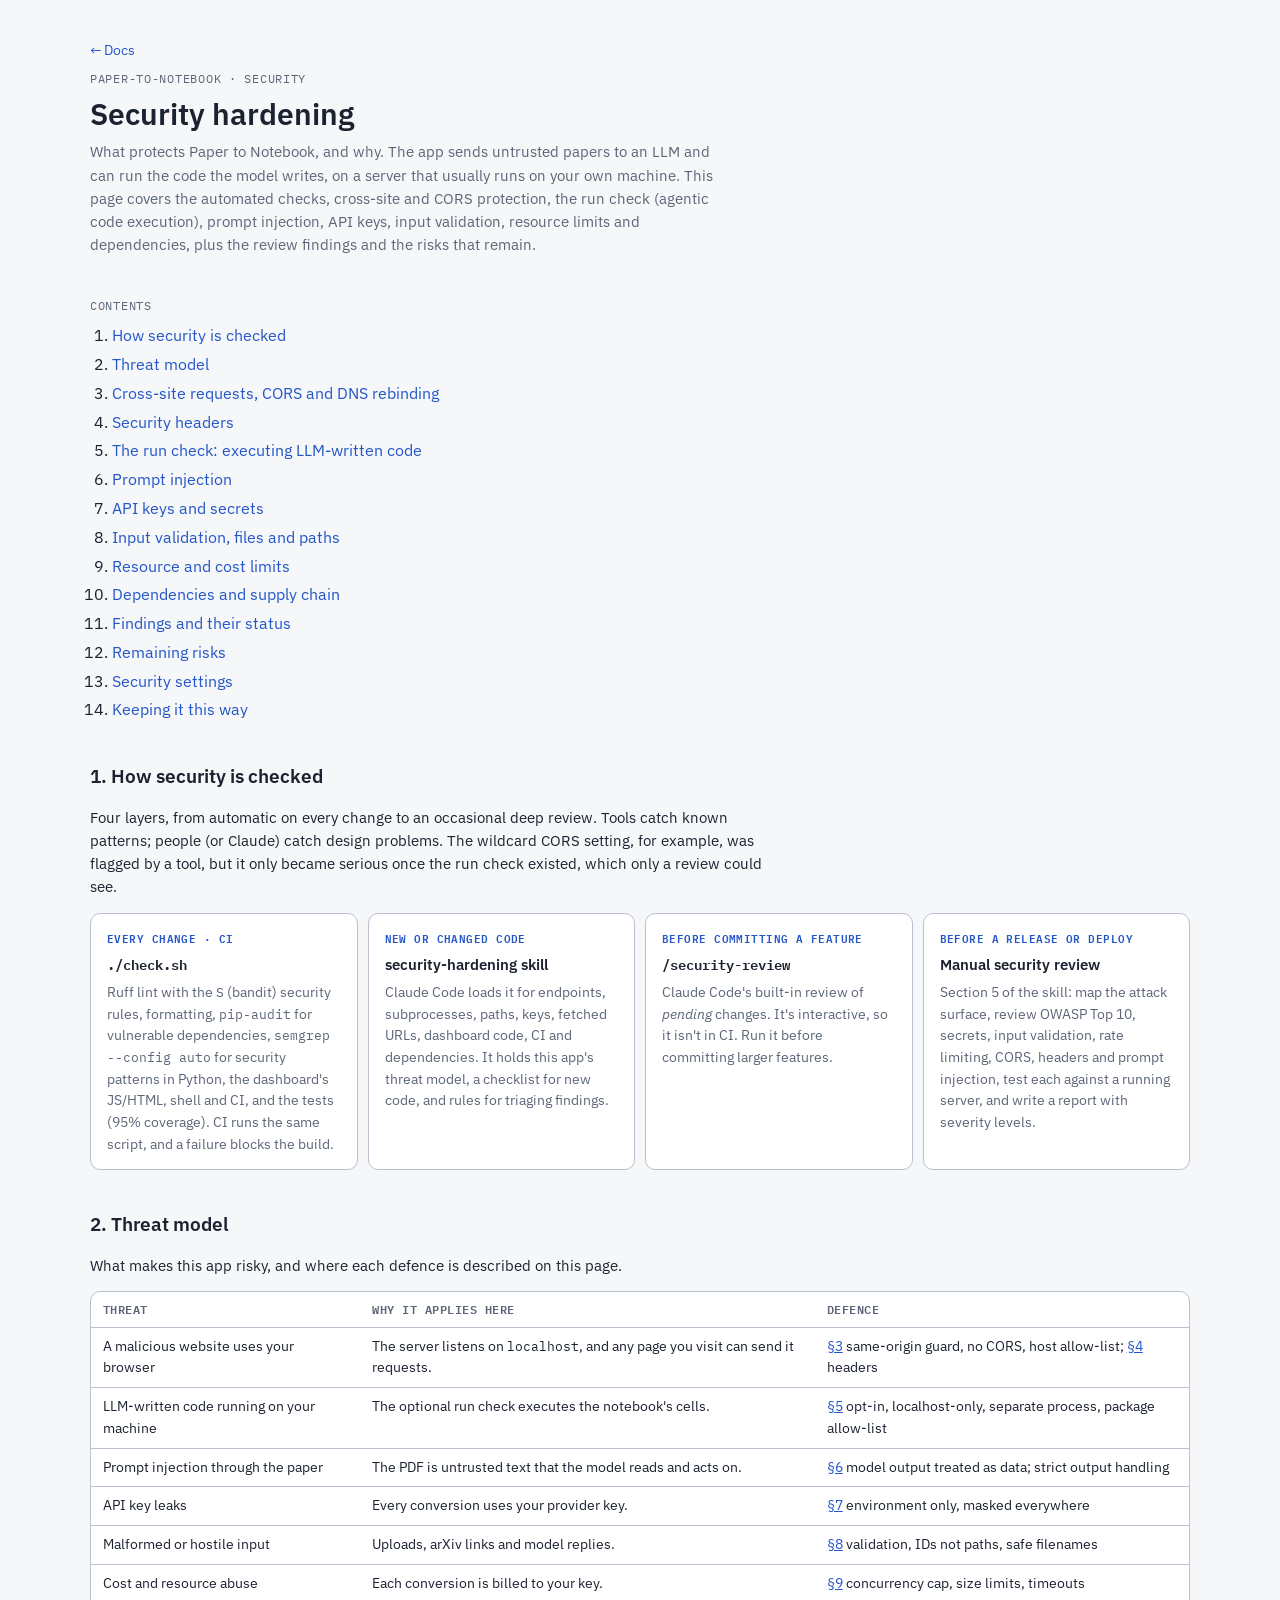
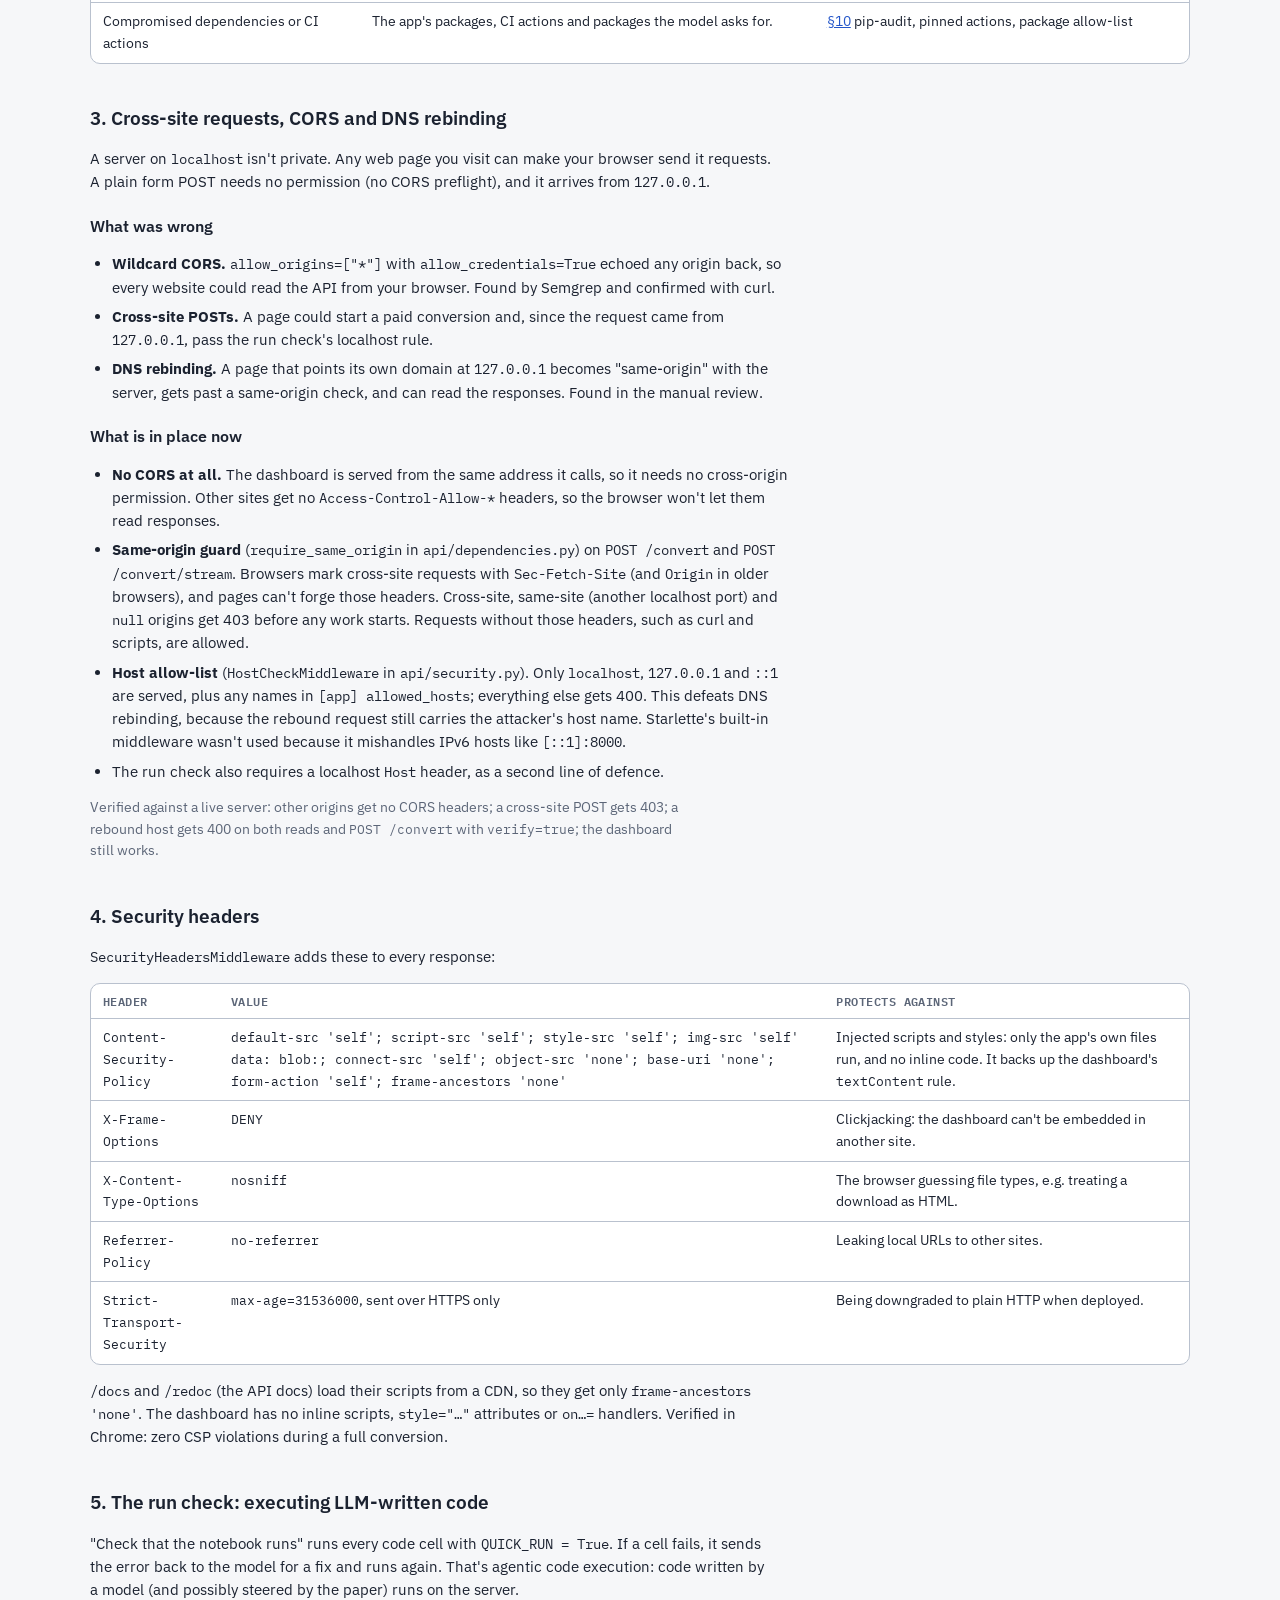
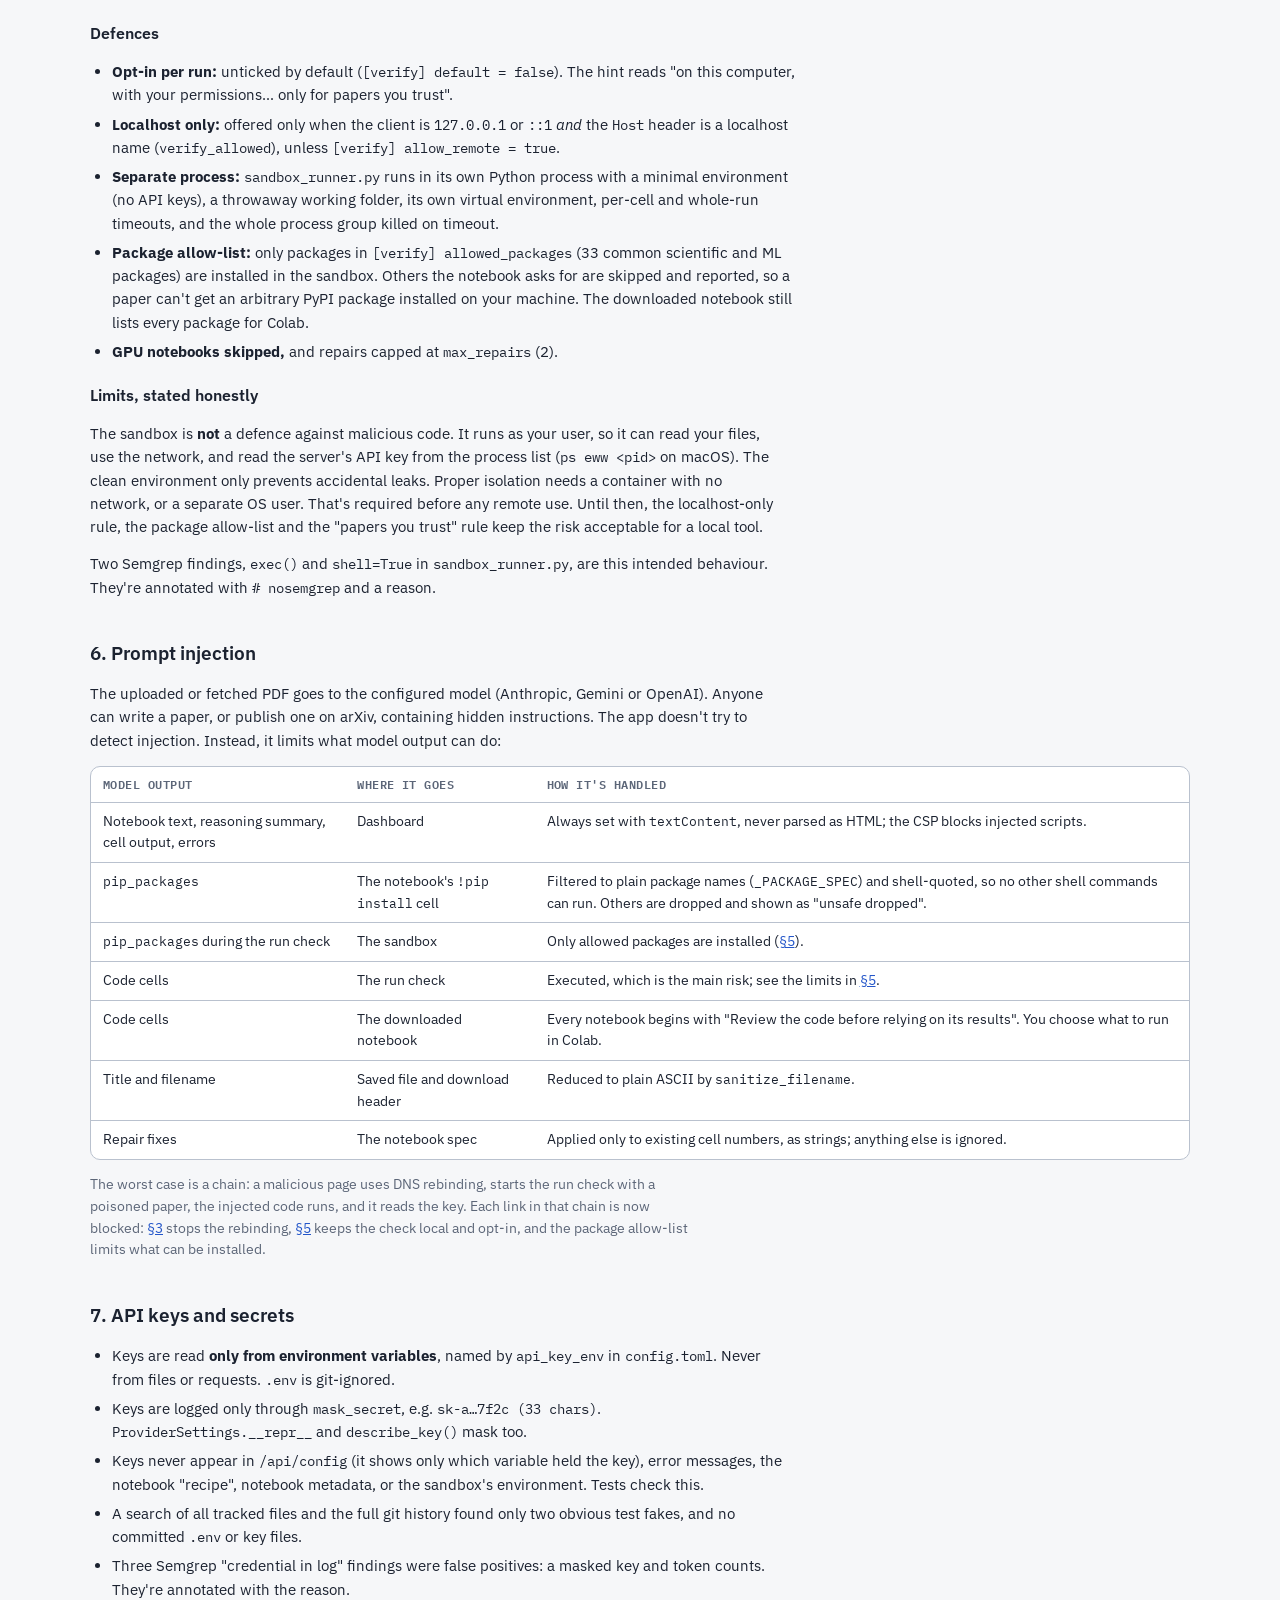
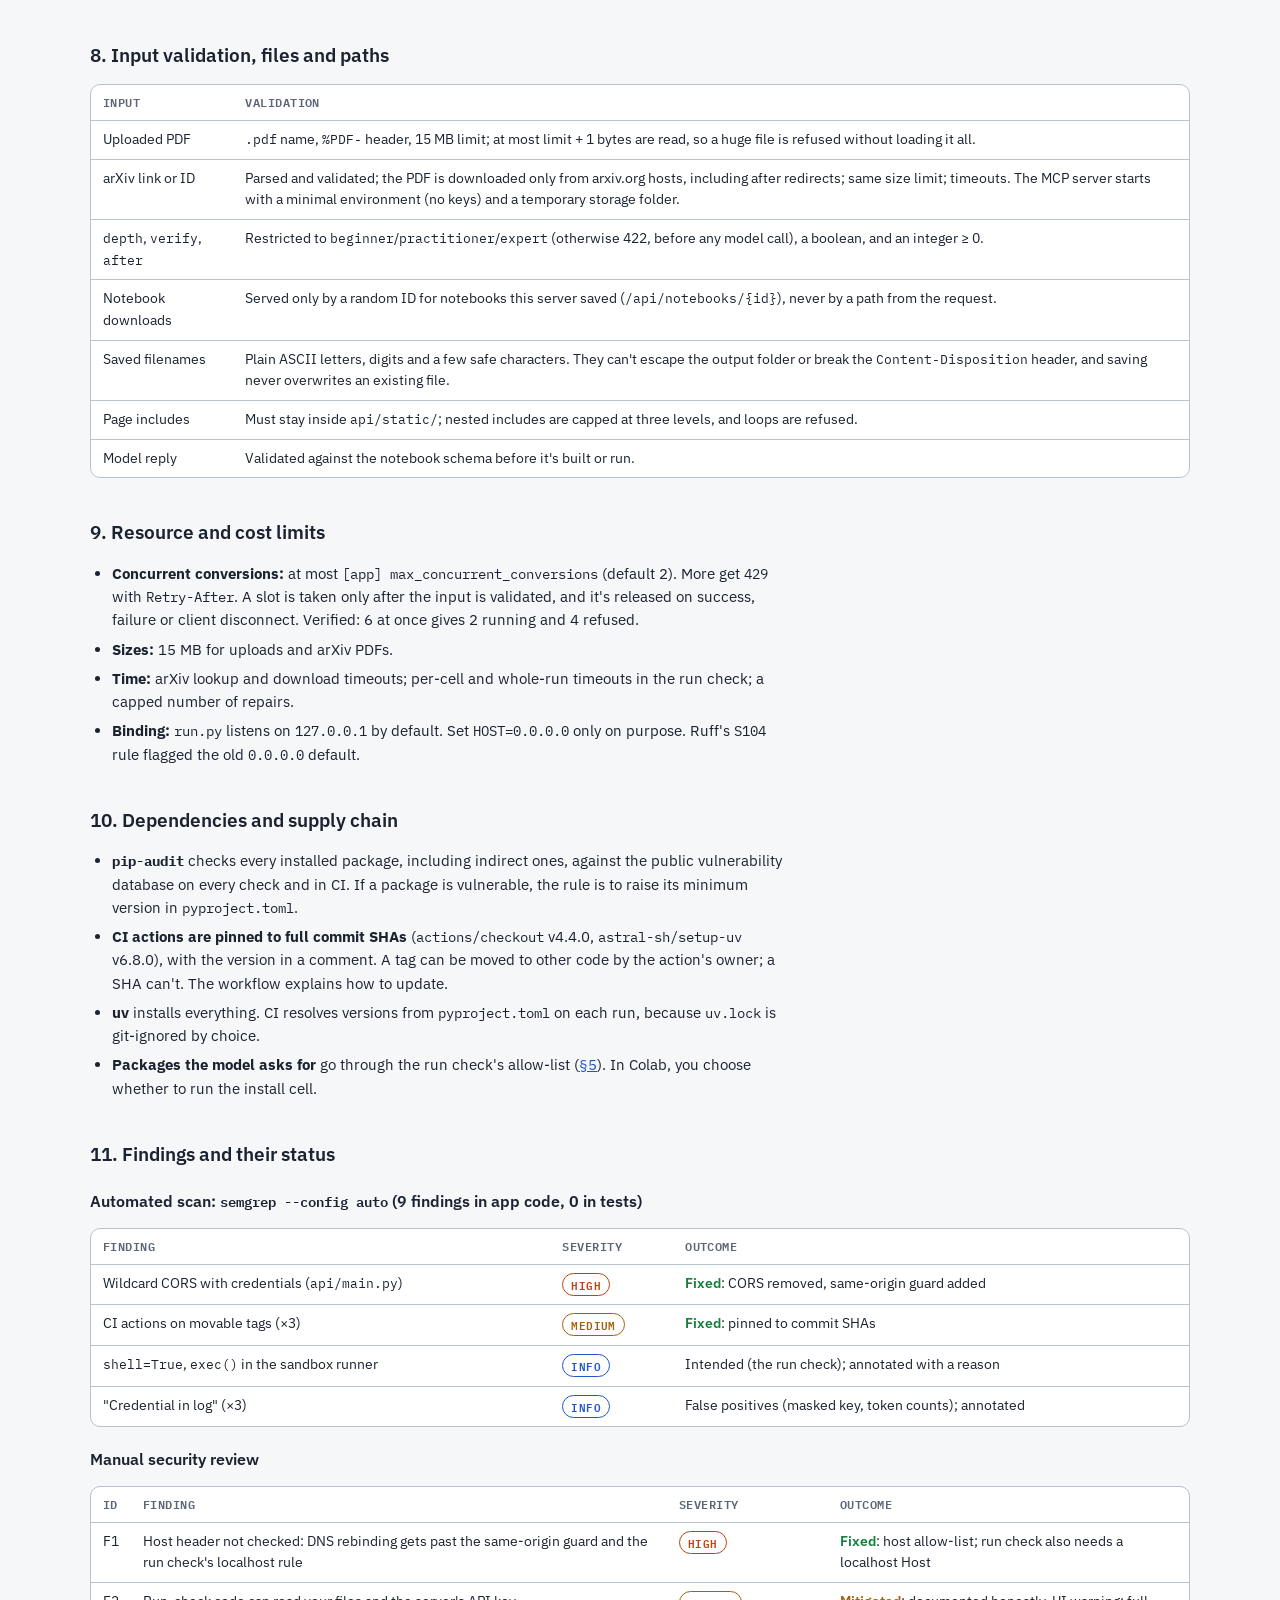
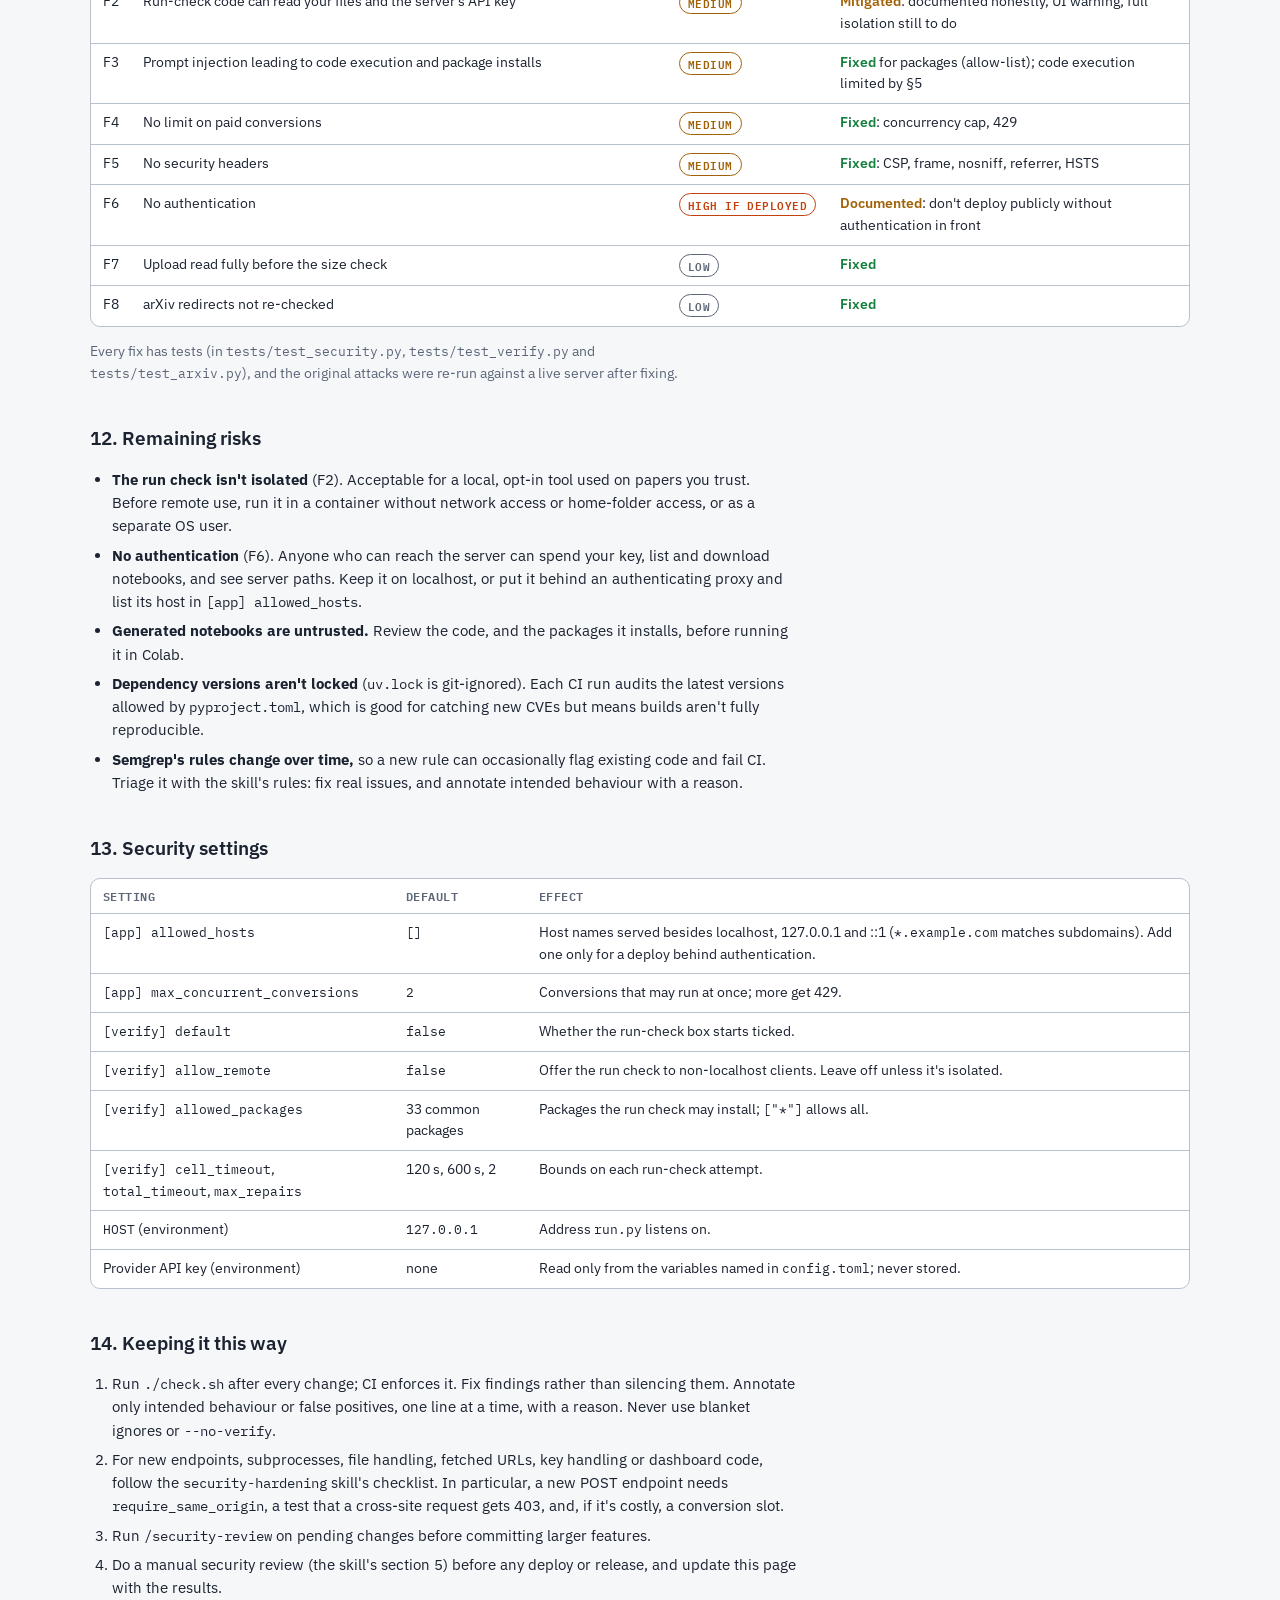
<file: docs/security.html>
<!doctype html>
<html lang="en">
<head>
<meta charset="utf-8">
<meta name="viewport" content="width=device-width, initial-scale=1, viewport-fit=cover">
<title>Paper to Notebook Security</title>
<link rel="preconnect" href="https://fonts.googleapis.com">
<link rel="stylesheet" href="https://fonts.googleapis.com/css2?family=IBM+Plex+Mono:wght@400;600&family=IBM+Plex+Sans:wght@400;500;600&display=swap">
<style>
  /* Same tokens as architecture.html */
  :root {
    --bg: #f6f7f9; --surface: #ffffff; --fg: #1b2230; --muted: #5c6678;
    --line: #b9c1ce; --zone: #eceff4; --accent: #2456c9; --accent-soft: #dfe7fb;
    --font-sans: "IBM Plex Sans", system-ui, -apple-system, "Segoe UI", sans-serif;
    --font-mono: "IBM Plex Mono", ui-monospace, "SF Mono", Menlo, monospace;
  }
  @media (prefers-color-scheme: dark) {
    :root:not([data-theme="light"]) {
      --bg: #12161d; --surface: #1a2029; --fg: #e3e8f0; --muted: #98a3b5;
      --line: #445064; --zone: #171c24; --accent: #8cafff; --accent-soft: #22324f;
      color-scheme: dark;
    }
  }
  :root[data-theme="dark"] {
    --bg: #12161d; --surface: #1a2029; --fg: #e3e8f0; --muted: #98a3b5;
    --line: #445064; --zone: #171c24; --accent: #8cafff; --accent-soft: #22324f;
    color-scheme: dark;
  }
  body { margin: 0; background: var(--bg); color: var(--fg);
    font-family: var(--font-sans); font-size: 15px; line-height: 1.55; }
  .page { max-width: 1100px; margin: 0 auto; padding-block: 40px 64px;
    padding-left: max(16px, env(safe-area-inset-left, 0px));
    padding-right: max(16px, env(safe-area-inset-right, 0px));
    display: grid; gap: 40px; }
  header { display: grid; gap: 8px; max-width: 72ch; }
  .back { font-size: 14px; color: var(--accent); text-decoration: none; }
  .back:hover, .back:focus-visible { text-decoration: underline; }
  .eyebrow { font-family: var(--font-mono); font-size: 12px; letter-spacing: 0.06em;
    text-transform: uppercase; color: var(--muted); margin: 0; }
  h1 { font-size: 30px; line-height: 1.2; font-weight: 600; margin: 0; }
  h2 { font-size: 19px; font-weight: 600; margin: 0; }
  h3 { font-size: 16px; font-weight: 600; margin: 6px 0 0; }
  p { margin: 0; }
  .lede { color: var(--muted); }
  a { color: var(--accent); }
  code { font-family: var(--font-mono); font-size: 0.9em; }
  section { display: grid; gap: 14px; min-width: 0; }
  section > p, section > ul, section > ol { max-width: 76ch; }
  section[id] { scroll-margin-top: 16px; }
  ul, ol { margin: 0; padding-left: 22px; display: grid; gap: 6px; }

  .toc { display: grid; gap: 8px; }
  .toc ol { font-size: 16px; gap: 4px; }
  .toc a { text-decoration: none; }
  .toc a:hover, .toc a:focus-visible { text-decoration: underline; }

  .table { overflow-x: auto; border: 1px solid var(--line); border-radius: 10px;
    background: var(--surface); }
  table { border-collapse: collapse; width: 100%; font-size: 14px; }
  th, td { text-align: left; vertical-align: top; padding: 8px 12px;
    border-bottom: 1px solid var(--line); }
  tr:last-child td { border-bottom: 0; }
  th { font-weight: 600; color: var(--muted); font-size: 12px;
    font-family: var(--font-mono); letter-spacing: 0.04em; text-transform: uppercase; }
  td code { overflow-wrap: anywhere; font-size: 12.5px; }

  pre { margin: 0; background: var(--surface); border: 1px solid var(--line);
    border-radius: 8px; padding: 12px 14px; overflow: auto; font-size: 12.5px;
    line-height: 1.5; }
  pre code { font-size: inherit; }
  .note { font-size: 14px; color: var(--muted); max-width: 76ch; }

  /* Event flow: events on the left, the panel methods they call on the right. */
  .flow { display: grid; gap: 10px; }
  .flow-row { display: grid; grid-template-columns: 150px minmax(0, 1fr); gap: 12px;
    align-items: start; }
  .event { font: 600 13px var(--font-mono); padding: 8px 10px; border-radius: 8px;
    background: var(--accent-soft); border: 1px solid var(--accent); color: var(--accent); }
  .calls { display: flex; flex-wrap: wrap; gap: 6px; }
  .call { font: 400 12.5px var(--font-mono); padding: 7px 10px; border-radius: 6px;
    background: var(--surface); border: 1px solid var(--line); }
  .flow-row p { grid-column: 2; font-size: 13.5px; color: var(--muted); }
  @media (max-width: 640px) {
    .flow-row { grid-template-columns: minmax(0, 1fr); }
    .flow-row p { grid-column: 1; }
  }
  .chain { display: flex; flex-wrap: wrap; align-items: center; gap: 8px; }
  .chip { background: var(--surface); border: 1px solid var(--line); border-radius: 6px;
    padding: 6px 10px; font-size: 13px; display: grid; gap: 1px; }
  .chip code { color: var(--muted); font-size: 12px; }
  .gt { color: var(--muted); font-family: var(--font-mono); }

  /* Severity and status labels */
  .sev { display: inline-block; padding: 1px 8px; border-radius: 999px;
    font: 600 11px var(--font-mono); letter-spacing: 0.04em;
    text-transform: uppercase; border: 1px solid currentColor;
    white-space: nowrap; }
  .sev.high { color: #c2410c; }
  .sev.medium { color: #a16207; }
  .sev.low { color: var(--muted); }
  .sev.info { color: var(--accent); }
  .done { color: #15803d; font-weight: 600; white-space: nowrap; }
  .partial { color: #a16207; font-weight: 600; white-space: nowrap; }
  @media (prefers-color-scheme: dark) {
    :root:not([data-theme="light"]) .sev.high { color: #fb923c; }
    :root:not([data-theme="light"]) .sev.medium { color: #facc15; }
    :root:not([data-theme="light"]) .done { color: #4ade80; }
    :root:not([data-theme="light"]) .partial { color: #facc15; }
  }
  :root[data-theme="dark"] .sev.high { color: #fb923c; }
  :root[data-theme="dark"] .sev.medium { color: #facc15; }
  :root[data-theme="dark"] .done { color: #4ade80; }
  :root[data-theme="dark"] .partial { color: #facc15; }
  .layers { display: grid; gap: 10px;
    grid-template-columns: repeat(auto-fit, minmax(min(100%, 230px), 1fr)); }
  .layer { background: var(--surface); border: 1px solid var(--line);
    border-radius: 10px; padding: 14px 16px; display: grid; gap: 6px;
    align-content: start; }
  .layer h3 { margin: 0; font-size: 15px; }
  .layer p { font-size: 14px; color: var(--muted); }
  .layer .when { font: 600 11px var(--font-mono); letter-spacing: 0.04em;
    text-transform: uppercase; color: var(--accent); }
</style>
</head>
<body>
<div class="page">
  <header>
    <a class="back" href="index.html">← Docs</a>
    <p class="eyebrow">paper-to-notebook · security</p>
    <h1>Security hardening</h1>
    <p class="lede">What protects Paper to Notebook, and why. The app sends untrusted papers to an LLM and can run the code the model writes, on a server that usually runs on your own machine. This page covers the automated checks, cross-site and CORS protection, the run check (agentic code execution), prompt injection, API keys, input validation, resource limits and dependencies, plus the review findings and the risks that remain.</p>
  </header>

  <nav class="toc" aria-label="Contents">
    <p class="eyebrow">Contents</p>
    <ol>
      <li><a href="#layers">How security is checked</a></li>
      <li><a href="#threats">Threat model</a></li>
      <li><a href="#cross-site">Cross-site requests, CORS and DNS rebinding</a></li>
      <li><a href="#headers">Security headers</a></li>
      <li><a href="#agentic">The run check: executing LLM-written code</a></li>
      <li><a href="#injection">Prompt injection</a></li>
      <li><a href="#keys">API keys and secrets</a></li>
      <li><a href="#input">Input validation, files and paths</a></li>
      <li><a href="#limits">Resource and cost limits</a></li>
      <li><a href="#supply-chain">Dependencies and supply chain</a></li>
      <li><a href="#findings">Findings and their status</a></li>
      <li><a href="#residual">Remaining risks</a></li>
      <li><a href="#config">Security settings</a></li>
      <li><a href="#keeping">Keeping it this way</a></li>
    </ol>
  </nav>

  <section id="layers">
    <h2>1. How security is checked</h2>
    <p>Four layers, from automatic on every change to an occasional deep review. Tools catch known patterns; people (or Claude) catch design problems. The wildcard CORS setting, for example, was flagged by a tool, but it only became serious once the run check existed, which only a review could see.</p>
    <div class="layers">
      <div class="layer"><span class="when">Every change · CI</span><h3><code>./check.sh</code></h3><p>Ruff lint with the <code>S</code> (bandit) security rules, formatting, <code>pip-audit</code> for vulnerable dependencies, <code>semgrep --config auto</code> for security patterns in Python, the dashboard's JS/HTML, shell and CI, and the tests (95% coverage). CI runs the same script, and a failure blocks the build.</p></div>
      <div class="layer"><span class="when">New or changed code</span><h3>security-hardening skill</h3><p>Claude Code loads it for endpoints, subprocesses, paths, keys, fetched URLs, dashboard code, CI and dependencies. It holds this app's threat model, a checklist for new code, and rules for triaging findings.</p></div>
      <div class="layer"><span class="when">Before committing a feature</span><h3><code>/security-review</code></h3><p>Claude Code's built-in review of <em>pending</em> changes. It's interactive, so it isn't in CI. Run it before committing larger features.</p></div>
      <div class="layer"><span class="when">Before a release or deploy</span><h3>Manual security review</h3><p>Section 5 of the skill: map the attack surface, review OWASP Top 10, secrets, input validation, rate limiting, CORS, headers and prompt injection, test each against a running server, and write a report with severity levels.</p></div>
    </div>
  </section>

  <section id="threats">
    <h2>2. Threat model</h2>
    <p>What makes this app risky, and where each defence is described on this page.</p>
    <div class="table"><table>
      <thead><tr><th>Threat</th><th>Why it applies here</th><th>Defence</th></tr></thead>
      <tbody>
        <tr><td>A malicious website uses your browser</td><td>The server listens on <code>localhost</code>, and any page you visit can send it requests.</td><td><a href="#cross-site">§3</a> same-origin guard, no CORS, host allow-list; <a href="#headers">§4</a> headers</td></tr>
        <tr><td>LLM-written code running on your machine</td><td>The optional run check executes the notebook's cells.</td><td><a href="#agentic">§5</a> opt-in, localhost-only, separate process, package allow-list</td></tr>
        <tr><td>Prompt injection through the paper</td><td>The PDF is untrusted text that the model reads and acts on.</td><td><a href="#injection">§6</a> model output treated as data; strict output handling</td></tr>
        <tr><td>API key leaks</td><td>Every conversion uses your provider key.</td><td><a href="#keys">§7</a> environment only, masked everywhere</td></tr>
        <tr><td>Malformed or hostile input</td><td>Uploads, arXiv links and model replies.</td><td><a href="#input">§8</a> validation, IDs not paths, safe filenames</td></tr>
        <tr><td>Cost and resource abuse</td><td>Each conversion is billed to your key.</td><td><a href="#limits">§9</a> concurrency cap, size limits, timeouts</td></tr>
        <tr><td>Compromised dependencies or CI actions</td><td>The app's packages, CI actions and packages the model asks for.</td><td><a href="#supply-chain">§10</a> pip-audit, pinned actions, package allow-list</td></tr>
      </tbody>
    </table></div>
  </section>

  <section id="cross-site">
    <h2>3. Cross-site requests, CORS and DNS rebinding</h2>
    <p>A server on <code>localhost</code> isn't private. Any web page you visit can make your browser send it requests. A plain form POST needs no permission (no CORS preflight), and it arrives from <code>127.0.0.1</code>.</p>
    <h3>What was wrong</h3>
    <ul>
      <li><strong>Wildcard CORS.</strong> <code>allow_origins=["*"]</code> with <code>allow_credentials=True</code> echoed any origin back, so every website could read the API from your browser. Found by Semgrep and confirmed with curl.</li>
      <li><strong>Cross-site POSTs.</strong> A page could start a paid conversion and, since the request came from <code>127.0.0.1</code>, pass the run check's localhost rule.</li>
      <li><strong>DNS rebinding.</strong> A page that points its own domain at <code>127.0.0.1</code> becomes "same-origin" with the server, gets past a same-origin check, and can read the responses. Found in the manual review.</li>
    </ul>
    <h3>What is in place now</h3>
    <ul>
      <li><strong>No CORS at all.</strong> The dashboard is served from the same address it calls, so it needs no cross-origin permission. Other sites get no <code>Access-Control-Allow-*</code> headers, so the browser won't let them read responses.</li>
      <li><strong>Same-origin guard</strong> (<code>require_same_origin</code> in <code>api/dependencies.py</code>) on <code>POST /convert</code> and <code>POST /convert/stream</code>. Browsers mark cross-site requests with <code>Sec-Fetch-Site</code> (and <code>Origin</code> in older browsers), and pages can't forge those headers. Cross-site, same-site (another localhost port) and <code>null</code> origins get 403 before any work starts. Requests without those headers, such as curl and scripts, are allowed.</li>
      <li><strong>Host allow-list</strong> (<code>HostCheckMiddleware</code> in <code>api/security.py</code>). Only <code>localhost</code>, <code>127.0.0.1</code> and <code>::1</code> are served, plus any names in <code>[app] allowed_hosts</code>; everything else gets 400. This defeats DNS rebinding, because the rebound request still carries the attacker's host name. Starlette's built-in middleware wasn't used because it mishandles IPv6 hosts like <code>[::1]:8000</code>.</li>
      <li>The run check also requires a localhost <code>Host</code> header, as a second line of defence.</li>
    </ul>
    <p class="note">Verified against a live server: other origins get no CORS headers; a cross-site POST gets 403; a rebound host gets 400 on both reads and <code>POST /convert</code> with <code>verify=true</code>; the dashboard still works.</p>
  </section>

  <section id="headers">
    <h2>4. Security headers</h2>
    <p><code>SecurityHeadersMiddleware</code> adds these to every response:</p>
    <div class="table"><table>
      <thead><tr><th>Header</th><th>Value</th><th>Protects against</th></tr></thead>
      <tbody>
        <tr><td><code>Content-Security-Policy</code></td><td><code>default-src 'self'; script-src 'self'; style-src 'self'; img-src 'self' data: blob:; connect-src 'self'; object-src 'none'; base-uri 'none'; form-action 'self'; frame-ancestors 'none'</code></td><td>Injected scripts and styles: only the app's own files run, and no inline code. It backs up the dashboard's <code>textContent</code> rule.</td></tr>
        <tr><td><code>X-Frame-Options</code></td><td><code>DENY</code></td><td>Clickjacking: the dashboard can't be embedded in another site.</td></tr>
        <tr><td><code>X-Content-Type-Options</code></td><td><code>nosniff</code></td><td>The browser guessing file types, e.g. treating a download as HTML.</td></tr>
        <tr><td><code>Referrer-Policy</code></td><td><code>no-referrer</code></td><td>Leaking local URLs to other sites.</td></tr>
        <tr><td><code>Strict-Transport-Security</code></td><td><code>max-age=31536000</code>, sent over HTTPS only</td><td>Being downgraded to plain HTTP when deployed.</td></tr>
      </tbody>
    </table></div>
    <p><code>/docs</code> and <code>/redoc</code> (the API docs) load their scripts from a CDN, so they get only <code>frame-ancestors 'none'</code>. The dashboard has no inline scripts, <code>style="…"</code> attributes or <code>on…=</code> handlers. Verified in Chrome: zero CSP violations during a full conversion.</p>
  </section>

  <section id="agentic">
    <h2>5. The run check: executing LLM-written code</h2>
    <p>"Check that the notebook runs" runs every code cell with <code>QUICK_RUN = True</code>. If a cell fails, it sends the error back to the model for a fix and runs again. That's agentic code execution: code written by a model (and possibly steered by the paper) runs on the server.</p>
    <h3>Defences</h3>
    <ul>
      <li><strong>Opt-in per run:</strong> unticked by default (<code>[verify] default = false</code>). The hint reads "on this computer, with your permissions… only for papers you trust".</li>
      <li><strong>Localhost only:</strong> offered only when the client is <code>127.0.0.1</code> or <code>::1</code> <em>and</em> the <code>Host</code> header is a localhost name (<code>verify_allowed</code>), unless <code>[verify] allow_remote = true</code>.</li>
      <li><strong>Separate process:</strong> <code>sandbox_runner.py</code> runs in its own Python process with a minimal environment (no API keys), a throwaway working folder, its own virtual environment, per-cell and whole-run timeouts, and the whole process group killed on timeout.</li>
      <li><strong>Package allow-list:</strong> only packages in <code>[verify] allowed_packages</code> (33 common scientific and ML packages) are installed in the sandbox. Others the notebook asks for are skipped and reported, so a paper can't get an arbitrary PyPI package installed on your machine. The downloaded notebook still lists every package for Colab.</li>
      <li><strong>GPU notebooks skipped,</strong> and repairs capped at <code>max_repairs</code> (2).</li>
    </ul>
    <h3>Limits, stated honestly</h3>
    <p>The sandbox is <strong>not</strong> a defence against malicious code. It runs as your user, so it can read your files, use the network, and read the server's API key from the process list (<code>ps eww &lt;pid&gt;</code> on macOS). The clean environment only prevents accidental leaks. Proper isolation needs a container with no network, or a separate OS user. That's required before any remote use. Until then, the localhost-only rule, the package allow-list and the "papers you trust" rule keep the risk acceptable for a local tool.</p>
    <p>Two Semgrep findings, <code>exec()</code> and <code>shell=True</code> in <code>sandbox_runner.py</code>, are this intended behaviour. They're annotated with <code># nosemgrep</code> and a reason.</p>
  </section>

  <section id="injection">
    <h2>6. Prompt injection</h2>
    <p>The uploaded or fetched PDF goes to the configured model (Anthropic, Gemini or OpenAI). Anyone can write a paper, or publish one on arXiv, containing hidden instructions. The app doesn't try to detect injection. Instead, it limits what model output can do:</p>
    <div class="table"><table>
      <thead><tr><th>Model output</th><th>Where it goes</th><th>How it's handled</th></tr></thead>
      <tbody>
        <tr><td>Notebook text, reasoning summary, cell output, errors</td><td>Dashboard</td><td>Always set with <code>textContent</code>, never parsed as HTML; the CSP blocks injected scripts.</td></tr>
        <tr><td><code>pip_packages</code></td><td>The notebook's <code>!pip install</code> cell</td><td>Filtered to plain package names (<code>_PACKAGE_SPEC</code>) and shell-quoted, so no other shell commands can run. Others are dropped and shown as "unsafe dropped".</td></tr>
        <tr><td><code>pip_packages</code> during the run check</td><td>The sandbox</td><td>Only allowed packages are installed (<a href="#agentic">§5</a>).</td></tr>
        <tr><td>Code cells</td><td>The run check</td><td>Executed, which is the main risk; see the limits in <a href="#agentic">§5</a>.</td></tr>
        <tr><td>Code cells</td><td>The downloaded notebook</td><td>Every notebook begins with "Review the code before relying on its results". You choose what to run in Colab.</td></tr>
        <tr><td>Title and filename</td><td>Saved file and download header</td><td>Reduced to plain ASCII by <code>sanitize_filename</code>.</td></tr>
        <tr><td>Repair fixes</td><td>The notebook spec</td><td>Applied only to existing cell numbers, as strings; anything else is ignored.</td></tr>
      </tbody>
    </table></div>
    <p class="note">The worst case is a chain: a malicious page uses DNS rebinding, starts the run check with a poisoned paper, the injected code runs, and it reads the key. Each link in that chain is now blocked: <a href="#cross-site">§3</a> stops the rebinding, <a href="#agentic">§5</a> keeps the check local and opt-in, and the package allow-list limits what can be installed.</p>
  </section>

  <section id="keys">
    <h2>7. API keys and secrets</h2>
    <ul>
      <li>Keys are read <strong>only from environment variables</strong>, named by <code>api_key_env</code> in <code>config.toml</code>. Never from files or requests. <code>.env</code> is git-ignored.</li>
      <li>Keys are logged only through <code>mask_secret</code>, e.g. <code>sk-a…7f2c (33 chars)</code>. <code>ProviderSettings.__repr__</code> and <code>describe_key()</code> mask too.</li>
      <li>Keys never appear in <code>/api/config</code> (it shows only which variable held the key), error messages, the notebook "recipe", notebook metadata, or the sandbox's environment. Tests check this.</li>
      <li>A search of all tracked files and the full git history found only two obvious test fakes, and no committed <code>.env</code> or key files.</li>
      <li>Three Semgrep "credential in log" findings were false positives: a masked key and token counts. They're annotated with the reason.</li>
    </ul>
  </section>

  <section id="input">
    <h2>8. Input validation, files and paths</h2>
    <div class="table"><table>
      <thead><tr><th>Input</th><th>Validation</th></tr></thead>
      <tbody>
        <tr><td>Uploaded PDF</td><td><code>.pdf</code> name, <code>%PDF-</code> header, 15 MB limit; at most limit + 1 bytes are read, so a huge file is refused without loading it all.</td></tr>
        <tr><td>arXiv link or ID</td><td>Parsed and validated; the PDF is downloaded only from arxiv.org hosts, including after redirects; same size limit; timeouts. The MCP server starts with a minimal environment (no keys) and a temporary storage folder.</td></tr>
        <tr><td><code>depth</code>, <code>verify</code>, <code>after</code></td><td>Restricted to <code>beginner</code>/<code>practitioner</code>/<code>expert</code> (otherwise 422, before any model call), a boolean, and an integer ≥ 0.</td></tr>
        <tr><td>Notebook downloads</td><td>Served only by a random ID for notebooks this server saved (<code>/api/notebooks/{id}</code>), never by a path from the request.</td></tr>
        <tr><td>Saved filenames</td><td>Plain ASCII letters, digits and a few safe characters. They can't escape the output folder or break the <code>Content-Disposition</code> header, and saving never overwrites an existing file.</td></tr>
        <tr><td>Page includes</td><td>Must stay inside <code>api/static/</code>; nested includes are capped at three levels, and loops are refused.</td></tr>
        <tr><td>Model reply</td><td>Validated against the notebook schema before it's built or run.</td></tr>
      </tbody>
    </table></div>
  </section>

  <section id="limits">
    <h2>9. Resource and cost limits</h2>
    <ul>
      <li><strong>Concurrent conversions:</strong> at most <code>[app] max_concurrent_conversions</code> (default 2). More get <code>429</code> with <code>Retry-After</code>. A slot is taken only after the input is validated, and it's released on success, failure or client disconnect. Verified: 6 at once gives 2 running and 4 refused.</li>
      <li><strong>Sizes:</strong> 15 MB for uploads and arXiv PDFs.</li>
      <li><strong>Time:</strong> arXiv lookup and download timeouts; per-cell and whole-run timeouts in the run check; a capped number of repairs.</li>
      <li><strong>Binding:</strong> <code>run.py</code> listens on <code>127.0.0.1</code> by default. Set <code>HOST=0.0.0.0</code> only on purpose. Ruff's <code>S104</code> rule flagged the old <code>0.0.0.0</code> default.</li>
    </ul>
  </section>

  <section id="supply-chain">
    <h2>10. Dependencies and supply chain</h2>
    <ul>
      <li><strong><code>pip-audit</code></strong> checks every installed package, including indirect ones, against the public vulnerability database on every check and in CI. If a package is vulnerable, the rule is to raise its minimum version in <code>pyproject.toml</code>.</li>
      <li><strong>CI actions are pinned to full commit SHAs</strong> (<code>actions/checkout</code> v4.4.0, <code>astral-sh/setup-uv</code> v6.8.0), with the version in a comment. A tag can be moved to other code by the action's owner; a SHA can't. The workflow explains how to update.</li>
      <li><strong>uv</strong> installs everything. CI resolves versions from <code>pyproject.toml</code> on each run, because <code>uv.lock</code> is git-ignored by choice.</li>
      <li><strong>Packages the model asks for</strong> go through the run check's allow-list (<a href="#agentic">§5</a>). In Colab, you choose whether to run the install cell.</li>
    </ul>
  </section>

  <section id="findings">
    <h2>11. Findings and their status</h2>
    <h3>Automated scan: <code>semgrep --config auto</code> (9 findings in app code, 0 in tests)</h3>
    <div class="table"><table>
      <thead><tr><th>Finding</th><th>Severity</th><th>Outcome</th></tr></thead>
      <tbody>
        <tr><td>Wildcard CORS with credentials (<code>api/main.py</code>)</td><td><span class="sev high">High</span></td><td><span class="done">Fixed</span>: CORS removed, same-origin guard added</td></tr>
        <tr><td>CI actions on movable tags (×3)</td><td><span class="sev medium">Medium</span></td><td><span class="done">Fixed</span>: pinned to commit SHAs</td></tr>
        <tr><td><code>shell=True</code>, <code>exec()</code> in the sandbox runner</td><td><span class="sev info">Info</span></td><td>Intended (the run check); annotated with a reason</td></tr>
        <tr><td>"Credential in log" (×3)</td><td><span class="sev info">Info</span></td><td>False positives (masked key, token counts); annotated</td></tr>
      </tbody>
    </table></div>
    <h3>Manual security review</h3>
    <div class="table"><table>
      <thead><tr><th>ID</th><th>Finding</th><th>Severity</th><th>Outcome</th></tr></thead>
      <tbody>
        <tr><td>F1</td><td>Host header not checked: DNS rebinding gets past the same-origin guard and the run check's localhost rule</td><td><span class="sev high">High</span></td><td><span class="done">Fixed</span>: host allow-list; run check also needs a localhost Host</td></tr>
        <tr><td>F2</td><td>Run-check code can read your files and the server's API key</td><td><span class="sev medium">Medium</span></td><td><span class="partial">Mitigated</span>: documented honestly, UI warning; full isolation still to do</td></tr>
        <tr><td>F3</td><td>Prompt injection leading to code execution and package installs</td><td><span class="sev medium">Medium</span></td><td><span class="done">Fixed</span> for packages (allow-list); code execution limited by §5</td></tr>
        <tr><td>F4</td><td>No limit on paid conversions</td><td><span class="sev medium">Medium</span></td><td><span class="done">Fixed</span>: concurrency cap, 429</td></tr>
        <tr><td>F5</td><td>No security headers</td><td><span class="sev medium">Medium</span></td><td><span class="done">Fixed</span>: CSP, frame, nosniff, referrer, HSTS</td></tr>
        <tr><td>F6</td><td>No authentication</td><td><span class="sev high">High if deployed</span></td><td><span class="partial">Documented</span>: don't deploy publicly without authentication in front</td></tr>
        <tr><td>F7</td><td>Upload read fully before the size check</td><td><span class="sev low">Low</span></td><td><span class="done">Fixed</span></td></tr>
        <tr><td>F8</td><td>arXiv redirects not re-checked</td><td><span class="sev low">Low</span></td><td><span class="done">Fixed</span></td></tr>
      </tbody>
    </table></div>
    <p class="note">Every fix has tests (in <code>tests/test_security.py</code>, <code>tests/test_verify.py</code> and <code>tests/test_arxiv.py</code>), and the original attacks were re-run against a live server after fixing.</p>
  </section>

  <section id="residual">
    <h2>12. Remaining risks</h2>
    <ul>
      <li><strong>The run check isn't isolated</strong> (F2). Acceptable for a local, opt-in tool used on papers you trust. Before remote use, run it in a container without network access or home-folder access, or as a separate OS user.</li>
      <li><strong>No authentication</strong> (F6). Anyone who can reach the server can spend your key, list and download notebooks, and see server paths. Keep it on localhost, or put it behind an authenticating proxy and list its host in <code>[app] allowed_hosts</code>.</li>
      <li><strong>Generated notebooks are untrusted.</strong> Review the code, and the packages it installs, before running it in Colab.</li>
      <li><strong>Dependency versions aren't locked</strong> (<code>uv.lock</code> is git-ignored). Each CI run audits the latest versions allowed by <code>pyproject.toml</code>, which is good for catching new CVEs but means builds aren't fully reproducible.</li>
      <li><strong>Semgrep's rules change over time,</strong> so a new rule can occasionally flag existing code and fail CI. Triage it with the skill's rules: fix real issues, and annotate intended behaviour with a reason.</li>
    </ul>
  </section>

  <section id="config">
    <h2>13. Security settings</h2>
    <div class="table"><table>
      <thead><tr><th>Setting</th><th>Default</th><th>Effect</th></tr></thead>
      <tbody>
        <tr><td><code>[app] allowed_hosts</code></td><td><code>[]</code></td><td>Host names served besides localhost, 127.0.0.1 and ::1 (<code>*.example.com</code> matches subdomains). Add one only for a deploy behind authentication.</td></tr>
        <tr><td><code>[app] max_concurrent_conversions</code></td><td><code>2</code></td><td>Conversions that may run at once; more get 429.</td></tr>
        <tr><td><code>[verify] default</code></td><td><code>false</code></td><td>Whether the run-check box starts ticked.</td></tr>
        <tr><td><code>[verify] allow_remote</code></td><td><code>false</code></td><td>Offer the run check to non-localhost clients. Leave off unless it's isolated.</td></tr>
        <tr><td><code>[verify] allowed_packages</code></td><td>33 common packages</td><td>Packages the run check may install; <code>["*"]</code> allows all.</td></tr>
        <tr><td><code>[verify] cell_timeout</code>, <code>total_timeout</code>, <code>max_repairs</code></td><td>120 s, 600 s, 2</td><td>Bounds on each run-check attempt.</td></tr>
        <tr><td><code>HOST</code> (environment)</td><td><code>127.0.0.1</code></td><td>Address <code>run.py</code> listens on.</td></tr>
        <tr><td>Provider API key (environment)</td><td>none</td><td>Read only from the variables named in <code>config.toml</code>; never stored.</td></tr>
      </tbody>
    </table></div>
  </section>

  <section id="keeping">
    <h2>14. Keeping it this way</h2>
    <ol>
      <li>Run <code>./check.sh</code> after every change; CI enforces it. Fix findings rather than silencing them. Annotate only intended behaviour or false positives, one line at a time, with a reason. Never use blanket ignores or <code>--no-verify</code>.</li>
      <li>For new endpoints, subprocesses, file handling, fetched URLs, key handling or dashboard code, follow the <code>security-hardening</code> skill's checklist. In particular, a new POST endpoint needs <code>require_same_origin</code>, a test that a cross-site request gets 403, and, if it's costly, a conversion slot.</li>
      <li>Run <code>/security-review</code> on pending changes before committing larger features.</li>
      <li>Do a manual security review (the skill's section 5) before any deploy or release, and update this page with the results.</li>
    </ol>
  </section>
</div>
</body>
</html>
</file>
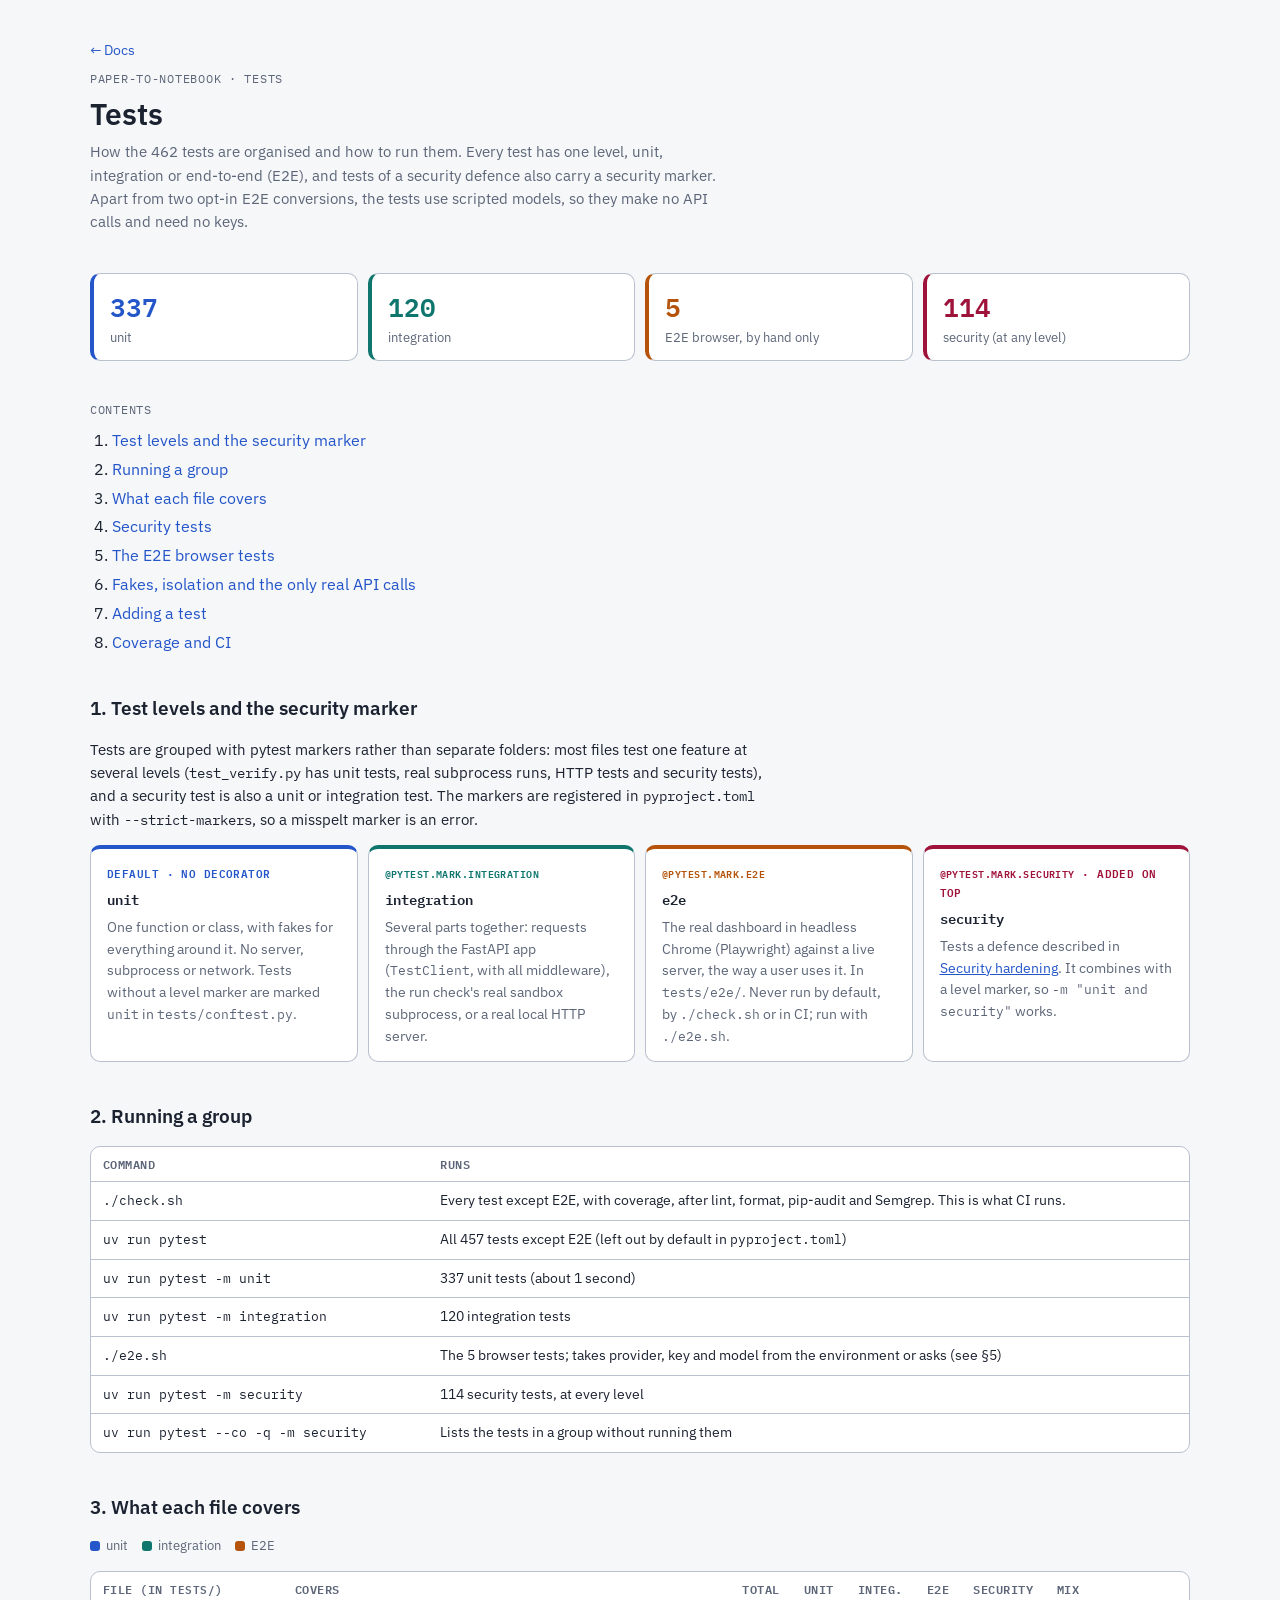
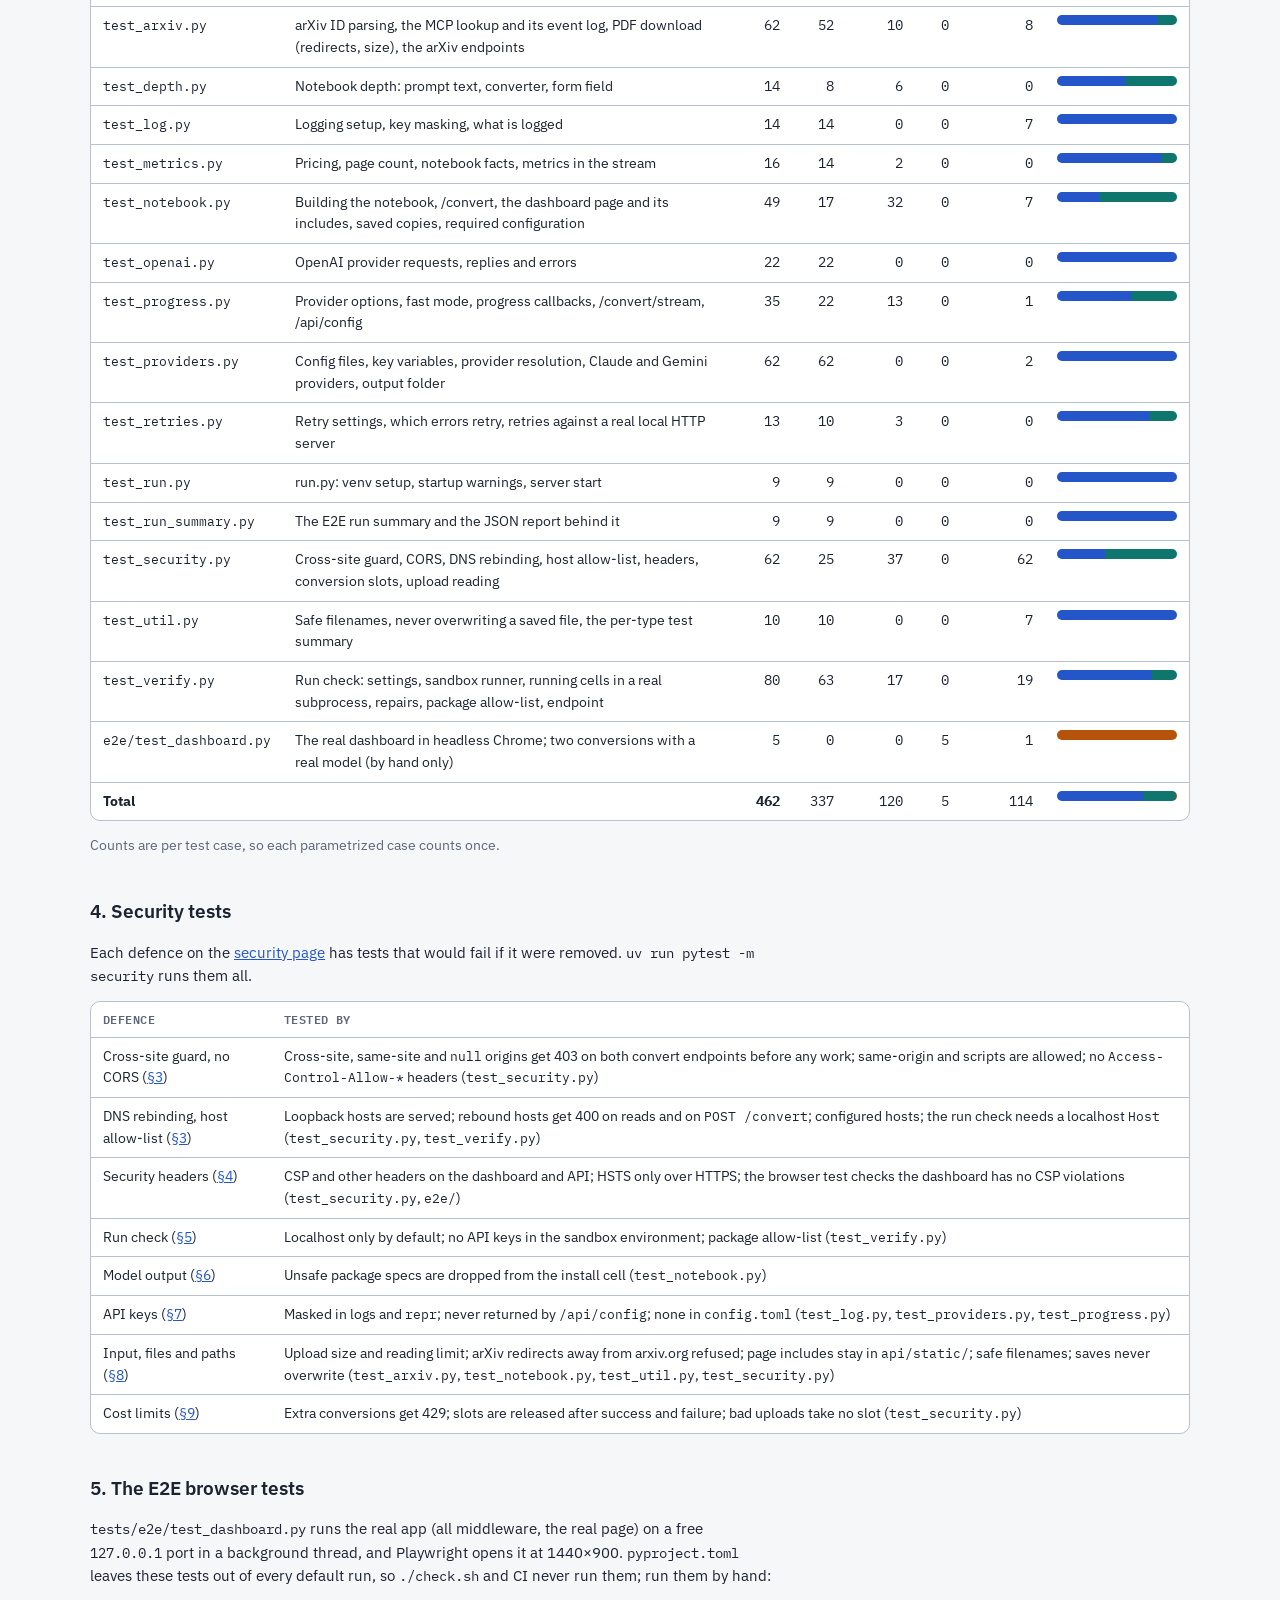
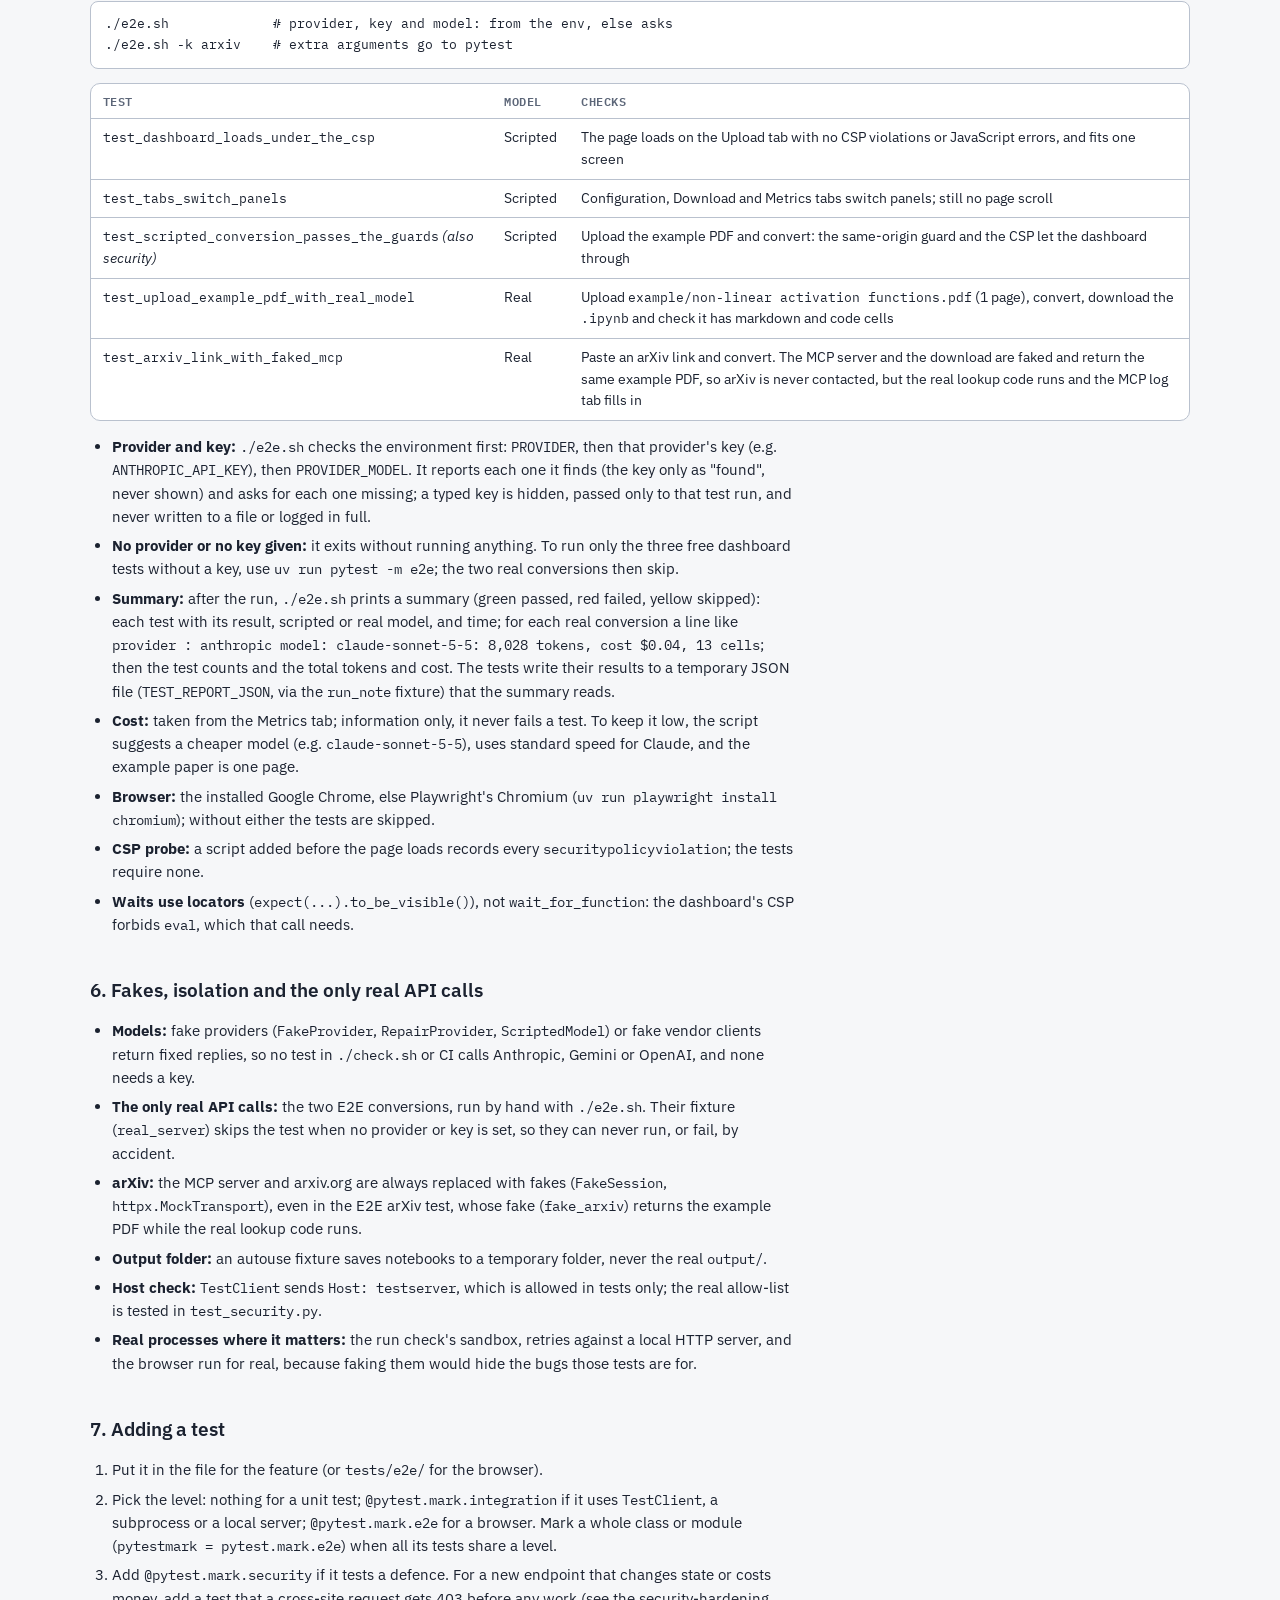
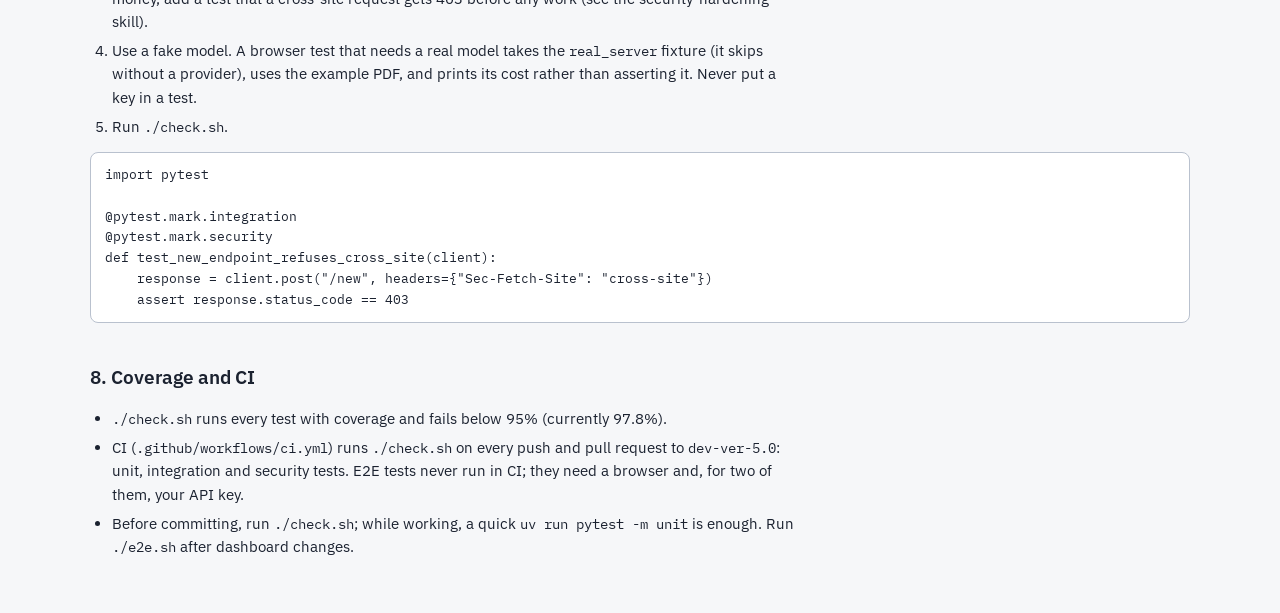
<file: docs/testing.html>
<!doctype html>
<html lang="en">
<head>
<meta charset="utf-8">
<meta name="viewport" content="width=device-width, initial-scale=1, viewport-fit=cover">
<title>Paper to Notebook Tests</title>
<link rel="preconnect" href="https://fonts.googleapis.com">
<link rel="stylesheet" href="https://fonts.googleapis.com/css2?family=IBM+Plex+Mono:wght@400;600&family=IBM+Plex+Sans:wght@400;500;600&display=swap">
<style>
  /* Same tokens as architecture.html */
  :root {
    --bg: #f6f7f9; --surface: #ffffff; --fg: #1b2230; --muted: #5c6678;
    --line: #b9c1ce; --zone: #eceff4; --accent: #2456c9; --accent-soft: #dfe7fb;
    --font-sans: "IBM Plex Sans", system-ui, -apple-system, "Segoe UI", sans-serif;
    --font-mono: "IBM Plex Mono", ui-monospace, "SF Mono", Menlo, monospace;
  }
  @media (prefers-color-scheme: dark) {
    :root:not([data-theme="light"]) {
      --bg: #12161d; --surface: #1a2029; --fg: #e3e8f0; --muted: #98a3b5;
      --line: #445064; --zone: #171c24; --accent: #8cafff; --accent-soft: #22324f;
      color-scheme: dark;
    }
  }
  :root[data-theme="dark"] {
    --bg: #12161d; --surface: #1a2029; --fg: #e3e8f0; --muted: #98a3b5;
    --line: #445064; --zone: #171c24; --accent: #8cafff; --accent-soft: #22324f;
    color-scheme: dark;
  }
  body { margin: 0; background: var(--bg); color: var(--fg);
    font-family: var(--font-sans); font-size: 15px; line-height: 1.55; }
  .page { max-width: 1100px; margin: 0 auto; padding-block: 40px 64px;
    padding-left: max(16px, env(safe-area-inset-left, 0px));
    padding-right: max(16px, env(safe-area-inset-right, 0px));
    display: grid; gap: 40px; }
  header { display: grid; gap: 8px; max-width: 72ch; }
  .back { font-size: 14px; color: var(--accent); text-decoration: none; }
  .back:hover, .back:focus-visible { text-decoration: underline; }
  .eyebrow { font-family: var(--font-mono); font-size: 12px; letter-spacing: 0.06em;
    text-transform: uppercase; color: var(--muted); margin: 0; }
  h1 { font-size: 30px; line-height: 1.2; font-weight: 600; margin: 0; }
  h2 { font-size: 19px; font-weight: 600; margin: 0; }
  h3 { font-size: 16px; font-weight: 600; margin: 6px 0 0; }
  p { margin: 0; }
  .lede { color: var(--muted); }
  a { color: var(--accent); }
  code { font-family: var(--font-mono); font-size: 0.9em; }
  section { display: grid; gap: 14px; min-width: 0; }
  section > p, section > ul, section > ol { max-width: 76ch; }
  section[id] { scroll-margin-top: 16px; }
  ul, ol { margin: 0; padding-left: 22px; display: grid; gap: 6px; }

  .toc { display: grid; gap: 8px; }
  .toc ol { font-size: 16px; gap: 4px; }
  .toc a { text-decoration: none; }
  .toc a:hover, .toc a:focus-visible { text-decoration: underline; }

  .table { overflow-x: auto; border: 1px solid var(--line); border-radius: 10px;
    background: var(--surface); }
  table { border-collapse: collapse; width: 100%; font-size: 14px; }
  th, td { text-align: left; vertical-align: top; padding: 8px 12px;
    border-bottom: 1px solid var(--line); }
  tr:last-child td { border-bottom: 0; }
  th { font-weight: 600; color: var(--muted); font-size: 12px;
    font-family: var(--font-mono); letter-spacing: 0.04em; text-transform: uppercase; }
  td code { overflow-wrap: anywhere; font-size: 12.5px; }

  pre { margin: 0; background: var(--surface); border: 1px solid var(--line);
    border-radius: 8px; padding: 12px 14px; overflow: auto; font-size: 12.5px;
    line-height: 1.5; }
  pre code { font-size: inherit; }
  .note { font-size: 14px; color: var(--muted); max-width: 76ch; }

  .layers { display: grid; gap: 10px;
    grid-template-columns: repeat(auto-fit, minmax(min(100%, 230px), 1fr)); }
  .layer { background: var(--surface); border: 1px solid var(--line);
    border-radius: 10px; padding: 14px 16px; display: grid; gap: 6px;
    align-content: start; }
  .layer h3 { margin: 0; font-size: 15px; }
  .layer p { font-size: 14px; color: var(--muted); }
  .layer .when { font: 600 11px var(--font-mono); letter-spacing: 0.04em;
    text-transform: uppercase; color: var(--accent); }

  /* Test levels: one colour each, in both themes. */
  :root { --unit: #2456c9; --integ: #0f766e; --e2e: #b45309; --sec: #9f1239; }
  @media (prefers-color-scheme: dark) {
    :root:not([data-theme="light"]) { --unit: #8cafff; --integ: #2dd4bf;
      --e2e: #fbbf24; --sec: #fb7185; }
  }
  :root[data-theme="dark"] { --unit: #8cafff; --integ: #2dd4bf;
    --e2e: #fbbf24; --sec: #fb7185; }
  .stats { display: grid; gap: 10px;
    grid-template-columns: repeat(auto-fit, minmax(min(100%, 180px), 1fr)); }
  .stat { background: var(--surface); border: 1px solid var(--line);
    border-left: 4px solid var(--c); border-radius: 10px; padding: 12px 16px;
    display: grid; gap: 2px; }
  .stat b { font: 600 26px var(--font-mono); color: var(--c); }
  .stat span { font-size: 13px; color: var(--muted); }
  .unit { --c: var(--unit); } .integ { --c: var(--integ); }
  .e2e { --c: var(--e2e); } .sec { --c: var(--sec); }
  .layer { border-top: 4px solid var(--c); }
  .layer .when { color: var(--c); }
  .bar { display: flex; height: 10px; border-radius: 999px; overflow: hidden;
    background: var(--zone); min-width: 120px; }
  .bar i { display: block; background: var(--c); }
  td:first-child code { white-space: nowrap; overflow-wrap: normal; }
  .num { font-family: var(--font-mono); text-align: right; white-space: nowrap; }
  .legend { display: flex; flex-wrap: wrap; gap: 14px; font-size: 13px;
    color: var(--muted); }
  .legend span::before { content: ""; display: inline-block; width: 10px;
    height: 10px; border-radius: 3px; background: var(--c);
    margin-right: 6px; vertical-align: -1px; }
</style>
</head>
<body>
<div class="page">
  <header>
    <a class="back" href="index.html">← Docs</a>
    <p class="eyebrow">paper-to-notebook · tests</p>
    <h1>Tests</h1>
    <p class="lede">How the 462 tests are organised and how to run them. Every test has one level, unit, integration or end-to-end (E2E), and tests of a security defence also carry a security marker. Apart from two opt-in E2E conversions, the tests use scripted models, so they make no API calls and need no keys.</p>
  </header>

  <div class="stats">
    <div class="stat unit"><b>337</b><span>unit</span></div>
    <div class="stat integ"><b>120</b><span>integration</span></div>
    <div class="stat e2e"><b>5</b><span>E2E browser, by hand only</span></div>
    <div class="stat sec"><b>114</b><span>security (at any level)</span></div>
  </div>

  <nav class="toc" aria-label="Contents">
    <p class="eyebrow">Contents</p>
    <ol>
      <li><a href="#levels">Test levels and the security marker</a></li>
      <li><a href="#run">Running a group</a></li>
      <li><a href="#files">What each file covers</a></li>
      <li><a href="#security">Security tests</a></li>
      <li><a href="#e2e">The E2E browser tests</a></li>
      <li><a href="#fakes">Fakes, isolation and the only real API calls</a></li>
      <li><a href="#new">Adding a test</a></li>
      <li><a href="#ci">Coverage and CI</a></li>
    </ol>
  </nav>

  <section id="levels">
    <h2>1. Test levels and the security marker</h2>
    <p>Tests are grouped with pytest markers rather than separate folders: most files test one feature at several levels (<code>test_verify.py</code> has unit tests, real subprocess runs, HTTP tests and security tests), and a security test is also a unit or integration test. The markers are registered in <code>pyproject.toml</code> with <code>--strict-markers</code>, so a misspelt marker is an error.</p>
    <div class="layers">
      <div class="layer unit"><span class="when">Default · no decorator</span><h3><code>unit</code></h3><p>One function or class, with fakes for everything around it. No server, subprocess or network. Tests without a level marker are marked <code>unit</code> in <code>tests/conftest.py</code>.</p></div>
      <div class="layer integ"><span class="when"><code>@pytest.mark.integration</code></span><h3><code>integration</code></h3><p>Several parts together: requests through the FastAPI app (<code>TestClient</code>, with all middleware), the run check's real sandbox subprocess, or a real local HTTP server.</p></div>
      <div class="layer e2e"><span class="when"><code>@pytest.mark.e2e</code></span><h3><code>e2e</code></h3><p>The real dashboard in headless Chrome (Playwright) against a live server, the way a user uses it. In <code>tests/e2e/</code>. Never run by default, by <code>./check.sh</code> or in CI; run with <code>./e2e.sh</code>.</p></div>
      <div class="layer sec"><span class="when"><code>@pytest.mark.security</code> · added on top</span><h3><code>security</code></h3><p>Tests a defence described in <a href="security.html">Security hardening</a>. It combines with a level marker, so <code>-m "unit and security"</code> works.</p></div>
    </div>
  </section>

  <section id="run">
    <h2>2. Running a group</h2>
    <div class="table"><table>
      <thead><tr><th>Command</th><th>Runs</th></tr></thead>
      <tbody>
        <tr><td><code>./check.sh</code></td><td>Every test except E2E, with coverage, after lint, format, pip-audit and Semgrep. This is what CI runs.</td></tr>
        <tr><td><code>uv run pytest</code></td><td>All 457 tests except E2E (left out by default in <code>pyproject.toml</code>)</td></tr>
        <tr><td><code>uv run pytest -m unit</code></td><td>337 unit tests (about 1 second)</td></tr>
        <tr><td><code>uv run pytest -m integration</code></td><td>120 integration tests</td></tr>
        <tr><td><code>./e2e.sh</code></td><td>The 5 browser tests; takes provider, key and model from the environment or asks (see §5)</td></tr>
        <tr><td><code>uv run pytest -m security</code></td><td>114 security tests, at every level</td></tr>
        <tr><td><code>uv run pytest --co -q -m security</code></td><td>Lists the tests in a group without running them</td></tr>
      </tbody>
    </table></div>
  </section>

  <section id="files">
    <h2>3. What each file covers</h2>
    <div class="legend"><span class="unit">unit</span><span class="integ">integration</span><span class="e2e">E2E</span></div>
    <div class="table"><table>
      <thead><tr><th>File (in <code>tests/</code>)</th><th>Covers</th><th>Total</th><th>Unit</th><th>Integ.</th><th>E2E</th><th>Security</th><th>Mix</th></tr></thead>
      <tbody>
        <tr><td><code>test_arxiv.py</code></td><td>arXiv ID parsing, the MCP lookup and its event log, PDF download (redirects, size), the arXiv endpoints</td><td class="num">62</td><td class="num">52</td><td class="num">10</td><td class="num">0</td><td class="num">8</td><td><div class="bar" aria-hidden="true"><i class="unit" style="width:83.9%"></i><i class="integ" style="width:16.1%"></i></div></td></tr>
        <tr><td><code>test_depth.py</code></td><td>Notebook depth: prompt text, converter, form field</td><td class="num">14</td><td class="num">8</td><td class="num">6</td><td class="num">0</td><td class="num">0</td><td><div class="bar" aria-hidden="true"><i class="unit" style="width:57.1%"></i><i class="integ" style="width:42.9%"></i></div></td></tr>
        <tr><td><code>test_log.py</code></td><td>Logging setup, key masking, what is logged</td><td class="num">14</td><td class="num">14</td><td class="num">0</td><td class="num">0</td><td class="num">7</td><td><div class="bar" aria-hidden="true"><i class="unit" style="width:100.0%"></i></div></td></tr>
        <tr><td><code>test_metrics.py</code></td><td>Pricing, page count, notebook facts, metrics in the stream</td><td class="num">16</td><td class="num">14</td><td class="num">2</td><td class="num">0</td><td class="num">0</td><td><div class="bar" aria-hidden="true"><i class="unit" style="width:87.5%"></i><i class="integ" style="width:12.5%"></i></div></td></tr>
        <tr><td><code>test_notebook.py</code></td><td>Building the notebook, /convert, the dashboard page and its includes, saved copies, required configuration</td><td class="num">49</td><td class="num">17</td><td class="num">32</td><td class="num">0</td><td class="num">7</td><td><div class="bar" aria-hidden="true"><i class="unit" style="width:34.7%"></i><i class="integ" style="width:65.3%"></i></div></td></tr>
        <tr><td><code>test_openai.py</code></td><td>OpenAI provider requests, replies and errors</td><td class="num">22</td><td class="num">22</td><td class="num">0</td><td class="num">0</td><td class="num">0</td><td><div class="bar" aria-hidden="true"><i class="unit" style="width:100.0%"></i></div></td></tr>
        <tr><td><code>test_progress.py</code></td><td>Provider options, fast mode, progress callbacks, /convert/stream, /api/config</td><td class="num">35</td><td class="num">22</td><td class="num">13</td><td class="num">0</td><td class="num">1</td><td><div class="bar" aria-hidden="true"><i class="unit" style="width:62.9%"></i><i class="integ" style="width:37.1%"></i></div></td></tr>
        <tr><td><code>test_providers.py</code></td><td>Config files, key variables, provider resolution, Claude and Gemini providers, output folder</td><td class="num">62</td><td class="num">62</td><td class="num">0</td><td class="num">0</td><td class="num">2</td><td><div class="bar" aria-hidden="true"><i class="unit" style="width:100.0%"></i></div></td></tr>
        <tr><td><code>test_retries.py</code></td><td>Retry settings, which errors retry, retries against a real local HTTP server</td><td class="num">13</td><td class="num">10</td><td class="num">3</td><td class="num">0</td><td class="num">0</td><td><div class="bar" aria-hidden="true"><i class="unit" style="width:76.9%"></i><i class="integ" style="width:23.1%"></i></div></td></tr>
        <tr><td><code>test_run.py</code></td><td>run.py: venv setup, startup warnings, server start</td><td class="num">9</td><td class="num">9</td><td class="num">0</td><td class="num">0</td><td class="num">0</td><td><div class="bar" aria-hidden="true"><i class="unit" style="width:100.0%"></i></div></td></tr>
        <tr><td><code>test_run_summary.py</code></td><td>The E2E run summary and the JSON report behind it</td><td class="num">9</td><td class="num">9</td><td class="num">0</td><td class="num">0</td><td class="num">0</td><td><div class="bar" aria-hidden="true"><i class="unit" style="width:100.0%"></i></div></td></tr>
        <tr><td><code>test_security.py</code></td><td>Cross-site guard, CORS, DNS rebinding, host allow-list, headers, conversion slots, upload reading</td><td class="num">62</td><td class="num">25</td><td class="num">37</td><td class="num">0</td><td class="num">62</td><td><div class="bar" aria-hidden="true"><i class="unit" style="width:40.3%"></i><i class="integ" style="width:59.7%"></i></div></td></tr>
        <tr><td><code>test_util.py</code></td><td>Safe filenames, never overwriting a saved file, the per-type test summary</td><td class="num">10</td><td class="num">10</td><td class="num">0</td><td class="num">0</td><td class="num">7</td><td><div class="bar" aria-hidden="true"><i class="unit" style="width:100.0%"></i></div></td></tr>
        <tr><td><code>test_verify.py</code></td><td>Run check: settings, sandbox runner, running cells in a real subprocess, repairs, package allow-list, endpoint</td><td class="num">80</td><td class="num">63</td><td class="num">17</td><td class="num">0</td><td class="num">19</td><td><div class="bar" aria-hidden="true"><i class="unit" style="width:78.8%"></i><i class="integ" style="width:21.2%"></i></div></td></tr>
        <tr><td><code>e2e/test_dashboard.py</code></td><td>The real dashboard in headless Chrome; two conversions with a real model (by hand only)</td><td class="num">5</td><td class="num">0</td><td class="num">0</td><td class="num">5</td><td class="num">1</td><td><div class="bar" aria-hidden="true"><i class="e2e" style="width:100.0%"></i></div></td></tr>
        <tr><td><strong>Total</strong></td><td></td><td class="num"><strong>462</strong></td><td class="num">337</td><td class="num">120</td><td class="num">5</td><td class="num">114</td><td><div class="bar" aria-hidden="true"><i class="unit" style="width:72.9%"></i><i class="integ" style="width:26.0%"></i><i class="e2e" style="width:1.1%"></i></div></td></tr>
      </tbody>
    </table></div>
    <p class="note">Counts are per test case, so each parametrized case counts once.</p>
  </section>

  <section id="security">
    <h2>4. Security tests</h2>
    <p>Each defence on the <a href="security.html">security page</a> has tests that would fail if it were removed. <code>uv run pytest -m security</code> runs them all.</p>
    <div class="table"><table>
      <thead><tr><th>Defence</th><th>Tested by</th></tr></thead>
      <tbody>
        <tr><td>Cross-site guard, no CORS (<a href="security.html#cross-site">§3</a>)</td><td>Cross-site, same-site and <code>null</code> origins get 403 on both convert endpoints before any work; same-origin and scripts are allowed; no <code>Access-Control-Allow-*</code> headers (<code>test_security.py</code>)</td></tr>
        <tr><td>DNS rebinding, host allow-list (<a href="security.html#cross-site">§3</a>)</td><td>Loopback hosts are served; rebound hosts get 400 on reads and on <code>POST /convert</code>; configured hosts; the run check needs a localhost <code>Host</code> (<code>test_security.py</code>, <code>test_verify.py</code>)</td></tr>
        <tr><td>Security headers (<a href="security.html#headers">§4</a>)</td><td>CSP and other headers on the dashboard and API; HSTS only over HTTPS; the browser test checks the dashboard has no CSP violations (<code>test_security.py</code>, <code>e2e/</code>)</td></tr>
        <tr><td>Run check (<a href="security.html#agentic">§5</a>)</td><td>Localhost only by default; no API keys in the sandbox environment; package allow-list (<code>test_verify.py</code>)</td></tr>
        <tr><td>Model output (<a href="security.html#injection">§6</a>)</td><td>Unsafe package specs are dropped from the install cell (<code>test_notebook.py</code>)</td></tr>
        <tr><td>API keys (<a href="security.html#keys">§7</a>)</td><td>Masked in logs and <code>repr</code>; never returned by <code>/api/config</code>; none in <code>config.toml</code> (<code>test_log.py</code>, <code>test_providers.py</code>, <code>test_progress.py</code>)</td></tr>
        <tr><td>Input, files and paths (<a href="security.html#input">§8</a>)</td><td>Upload size and reading limit; arXiv redirects away from arxiv.org refused; page includes stay in <code>api/static/</code>; safe filenames; saves never overwrite (<code>test_arxiv.py</code>, <code>test_notebook.py</code>, <code>test_util.py</code>, <code>test_security.py</code>)</td></tr>
        <tr><td>Cost limits (<a href="security.html#limits">§9</a>)</td><td>Extra conversions get 429; slots are released after success and failure; bad uploads take no slot (<code>test_security.py</code>)</td></tr>
      </tbody>
    </table></div>
  </section>

  <section id="e2e">
    <h2>5. The E2E browser tests</h2>
    <p><code>tests/e2e/test_dashboard.py</code> runs the real app (all middleware, the real page) on a free <code>127.0.0.1</code> port in a background thread, and Playwright opens it at 1440×900. <code>pyproject.toml</code> leaves these tests out of every default run, so <code>./check.sh</code> and CI never run them; run them by hand:</p>
    <pre><code>./e2e.sh             # provider, key and model: from the env, else asks
./e2e.sh -k arxiv    # extra arguments go to pytest</code></pre>
    <div class="table"><table>
      <thead><tr><th>Test</th><th>Model</th><th>Checks</th></tr></thead>
      <tbody>
        <tr><td><code>test_dashboard_loads_under_the_csp</code></td><td>Scripted</td><td>The page loads on the Upload tab with no CSP violations or JavaScript errors, and fits one screen</td></tr>
        <tr><td><code>test_tabs_switch_panels</code></td><td>Scripted</td><td>Configuration, Download and Metrics tabs switch panels; still no page scroll</td></tr>
        <tr><td><code>test_scripted_conversion_passes_the_guards</code> <em>(also security)</em></td><td>Scripted</td><td>Upload the example PDF and convert: the same-origin guard and the CSP let the dashboard through</td></tr>
        <tr><td><code>test_upload_example_pdf_with_real_model</code></td><td>Real</td><td>Upload <code>example/non-linear activation functions.pdf</code> (1 page), convert, download the <code>.ipynb</code> and check it has markdown and code cells</td></tr>
        <tr><td><code>test_arxiv_link_with_faked_mcp</code></td><td>Real</td><td>Paste an arXiv link and convert. The MCP server and the download are faked and return the same example PDF, so arXiv is never contacted, but the real lookup code runs and the MCP log tab fills in</td></tr>
      </tbody>
    </table></div>
    <ul>
      <li><strong>Provider and key:</strong> <code>./e2e.sh</code> checks the environment first: <code>PROVIDER</code>, then that provider's key (e.g. <code>ANTHROPIC_API_KEY</code>), then <code>PROVIDER_MODEL</code>. It reports each one it finds (the key only as "found", never shown) and asks for each one missing; a typed key is hidden, passed only to that test run, and never written to a file or logged in full.</li>
      <li><strong>No provider or no key given:</strong> it exits without running anything. To run only the three free dashboard tests without a key, use <code>uv run pytest -m e2e</code>; the two real conversions then skip.</li>
      <li><strong>Summary:</strong> after the run, <code>./e2e.sh</code> prints a summary (green passed, red failed, yellow skipped): each test with its result, scripted or real model, and time; for each real conversion a line like <code>provider : anthropic  model: claude-sonnet-5-5: 8,028 tokens, cost $0.04, 13 cells</code>; then the test counts and the total tokens and cost. The tests write their results to a temporary JSON file (<code>TEST_REPORT_JSON</code>, via the <code>run_note</code> fixture) that the summary reads.</li>
      <li><strong>Cost:</strong> taken from the Metrics tab; information only, it never fails a test. To keep it low, the script suggests a cheaper model (e.g. <code>claude-sonnet-5-5</code>), uses standard speed for Claude, and the example paper is one page.</li>
      <li><strong>Browser:</strong> the installed Google Chrome, else Playwright's Chromium (<code>uv run playwright install chromium</code>); without either the tests are skipped.</li>
      <li><strong>CSP probe:</strong> a script added before the page loads records every <code>securitypolicyviolation</code>; the tests require none.</li>
      <li><strong>Waits use locators</strong> (<code>expect(...).to_be_visible()</code>), not <code>wait_for_function</code>: the dashboard's CSP forbids <code>eval</code>, which that call needs.</li>
    </ul>
  </section>

  <section id="fakes">
    <h2>6. Fakes, isolation and the only real API calls</h2>
    <ul>
      <li><strong>Models:</strong> fake providers (<code>FakeProvider</code>, <code>RepairProvider</code>, <code>ScriptedModel</code>) or fake vendor clients return fixed replies, so no test in <code>./check.sh</code> or CI calls Anthropic, Gemini or OpenAI, and none needs a key.</li>
      <li><strong>The only real API calls:</strong> the two E2E conversions, run by hand with <code>./e2e.sh</code>. Their fixture (<code>real_server</code>) skips the test when no provider or key is set, so they can never run, or fail, by accident.</li>
      <li><strong>arXiv:</strong> the MCP server and arxiv.org are always replaced with fakes (<code>FakeSession</code>, <code>httpx.MockTransport</code>), even in the E2E arXiv test, whose fake (<code>fake_arxiv</code>) returns the example PDF while the real lookup code runs.</li>
      <li><strong>Output folder:</strong> an autouse fixture saves notebooks to a temporary folder, never the real <code>output/</code>.</li>
      <li><strong>Host check:</strong> <code>TestClient</code> sends <code>Host: testserver</code>, which is allowed in tests only; the real allow-list is tested in <code>test_security.py</code>.</li>
      <li><strong>Real processes where it matters:</strong> the run check's sandbox, retries against a local HTTP server, and the browser run for real, because faking them would hide the bugs those tests are for.</li>
    </ul>
  </section>

  <section id="new">
    <h2>7. Adding a test</h2>
    <ol>
      <li>Put it in the file for the feature (or <code>tests/e2e/</code> for the browser).</li>
      <li>Pick the level: nothing for a unit test; <code>@pytest.mark.integration</code> if it uses <code>TestClient</code>, a subprocess or a local server; <code>@pytest.mark.e2e</code> for a browser. Mark a whole class or module (<code>pytestmark = pytest.mark.e2e</code>) when all its tests share a level.</li>
      <li>Add <code>@pytest.mark.security</code> if it tests a defence. For a new endpoint that changes state or costs money, add a test that a cross-site request gets 403 before any work (see the security-hardening skill).</li>
      <li>Use a fake model. A browser test that needs a real model takes the <code>real_server</code> fixture (it skips without a provider), uses the example PDF, and prints its cost rather than asserting it. Never put a key in a test.</li>
      <li>Run <code>./check.sh</code>.</li>
    </ol>
    <pre><code>import pytest

@pytest.mark.integration
@pytest.mark.security
def test_new_endpoint_refuses_cross_site(client):
    response = client.post("/new", headers={"Sec-Fetch-Site": "cross-site"})
    assert response.status_code == 403</code></pre>
  </section>

  <section id="ci">
    <h2>8. Coverage and CI</h2>
    <ul>
      <li><code>./check.sh</code> runs every test with coverage and fails below 95% (currently 97.8%).</li>
      <li>CI (<code>.github/workflows/ci.yml</code>) runs <code>./check.sh</code> on every push and pull request to <code>dev-ver-5.0</code>: unit, integration and security tests. E2E tests never run in CI; they need a browser and, for two of them, your API key.</li>
      <li>Before committing, run <code>./check.sh</code>; while working, a quick <code>uv run pytest -m unit</code> is enough. Run <code>./e2e.sh</code> after dashboard changes.</li>
    </ul>
  </section>
</div>
</body>
</html>
</file>
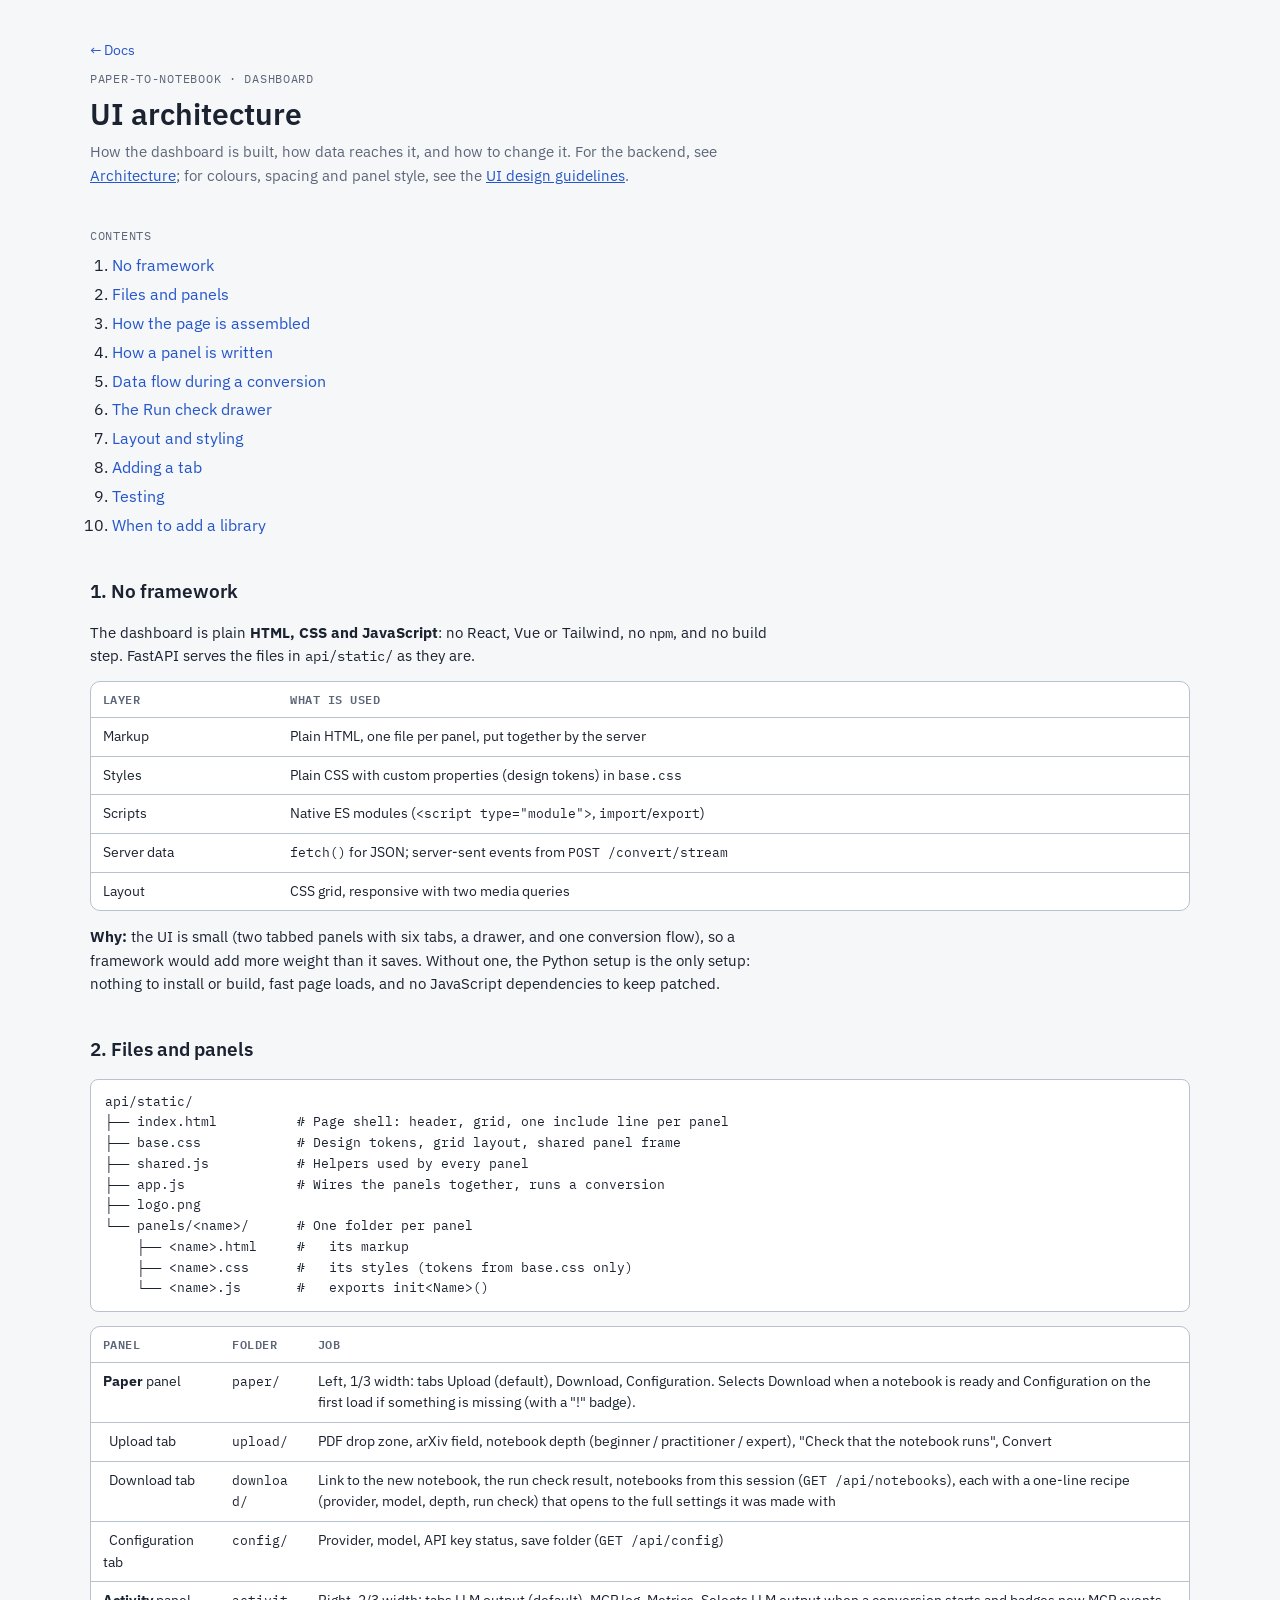
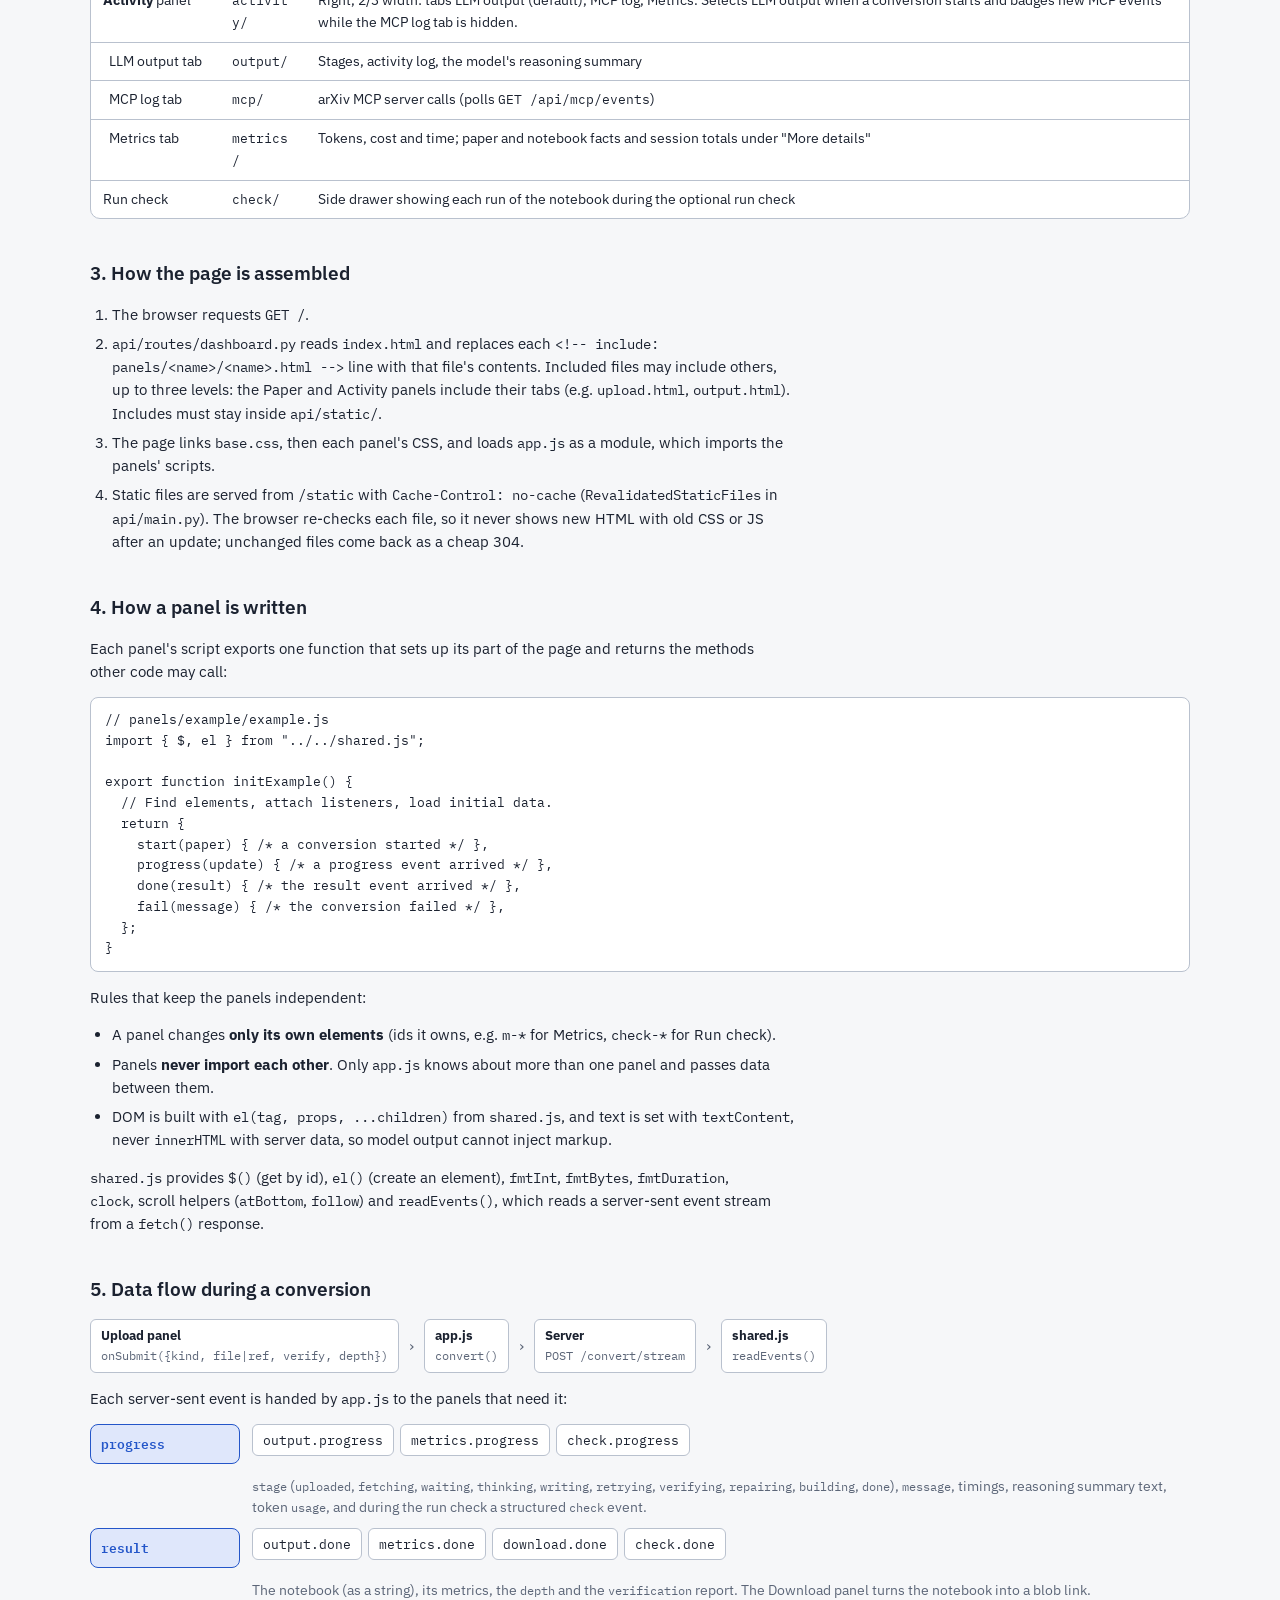
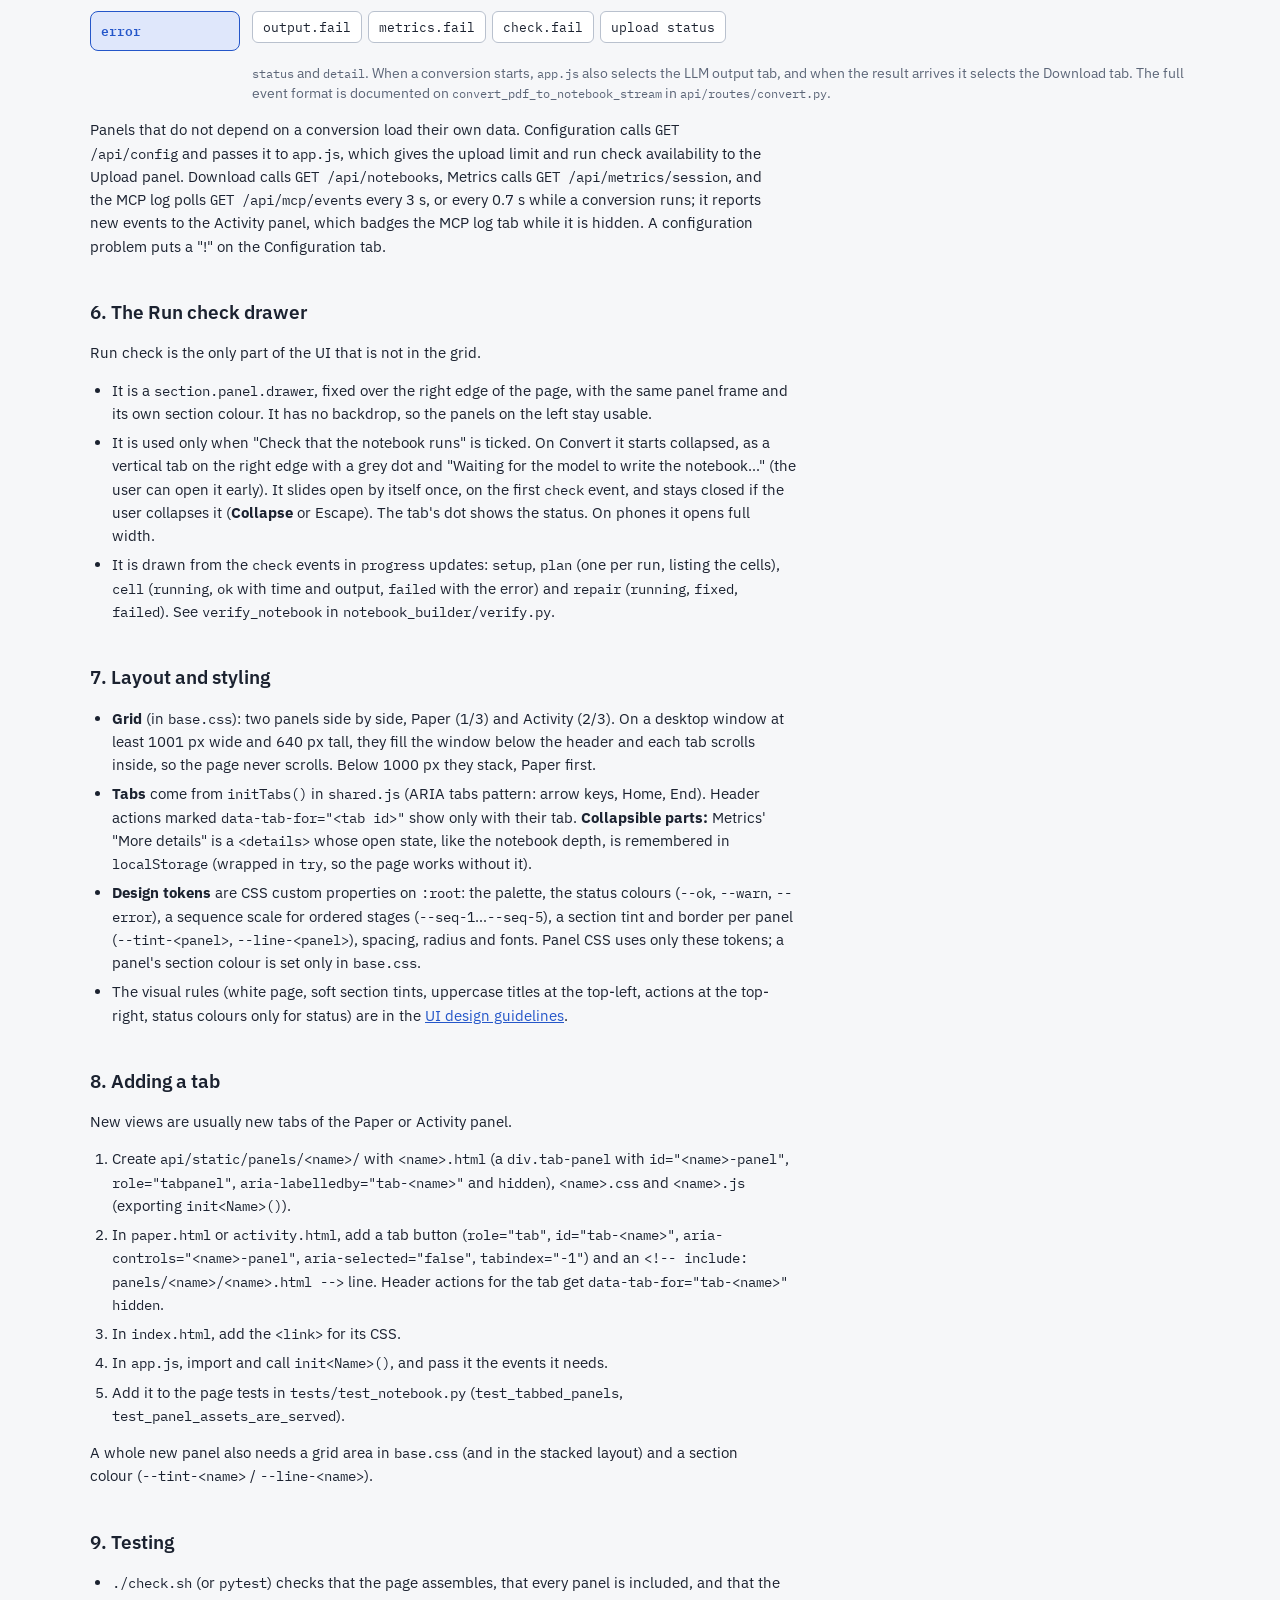
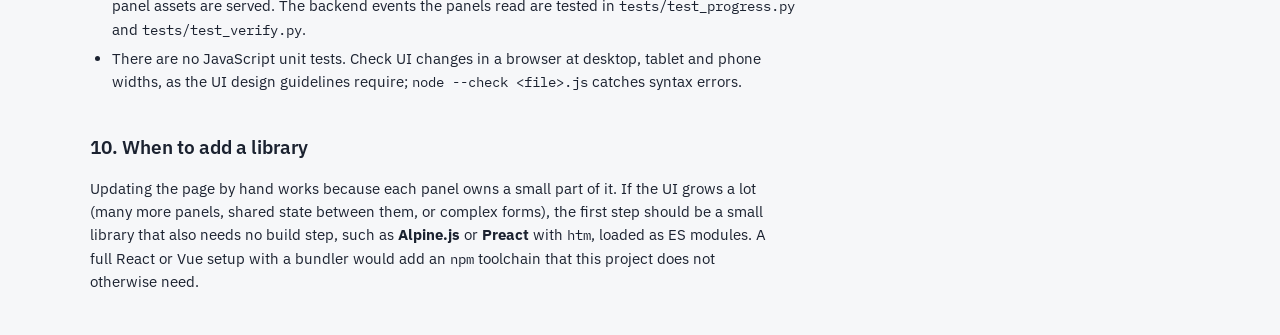
<file: docs/ui-architecture.html>
<!doctype html>
<html lang="en">
<head>
<meta charset="utf-8">
<meta name="viewport" content="width=device-width, initial-scale=1, viewport-fit=cover">
<title>Paper to Notebook UI Architecture</title>
<link rel="preconnect" href="https://fonts.googleapis.com">
<link rel="stylesheet" href="https://fonts.googleapis.com/css2?family=IBM+Plex+Mono:wght@400;600&family=IBM+Plex+Sans:wght@400;500;600&display=swap">
<style>
  /* Same tokens as architecture.html */
  :root {
    --bg: #f6f7f9; --surface: #ffffff; --fg: #1b2230; --muted: #5c6678;
    --line: #b9c1ce; --zone: #eceff4; --accent: #2456c9; --accent-soft: #dfe7fb;
    --font-sans: "IBM Plex Sans", system-ui, -apple-system, "Segoe UI", sans-serif;
    --font-mono: "IBM Plex Mono", ui-monospace, "SF Mono", Menlo, monospace;
  }
  @media (prefers-color-scheme: dark) {
    :root:not([data-theme="light"]) {
      --bg: #12161d; --surface: #1a2029; --fg: #e3e8f0; --muted: #98a3b5;
      --line: #445064; --zone: #171c24; --accent: #8cafff; --accent-soft: #22324f;
      color-scheme: dark;
    }
  }
  :root[data-theme="dark"] {
    --bg: #12161d; --surface: #1a2029; --fg: #e3e8f0; --muted: #98a3b5;
    --line: #445064; --zone: #171c24; --accent: #8cafff; --accent-soft: #22324f;
    color-scheme: dark;
  }
  body { margin: 0; background: var(--bg); color: var(--fg);
    font-family: var(--font-sans); font-size: 15px; line-height: 1.55; }
  .page { max-width: 1100px; margin: 0 auto; padding-block: 40px 64px;
    padding-left: max(16px, env(safe-area-inset-left, 0px));
    padding-right: max(16px, env(safe-area-inset-right, 0px));
    display: grid; gap: 40px; }
  header { display: grid; gap: 8px; max-width: 72ch; }
  .back { font-size: 14px; color: var(--accent); text-decoration: none; }
  .back:hover, .back:focus-visible { text-decoration: underline; }
  .eyebrow { font-family: var(--font-mono); font-size: 12px; letter-spacing: 0.06em;
    text-transform: uppercase; color: var(--muted); margin: 0; }
  h1 { font-size: 30px; line-height: 1.2; font-weight: 600; margin: 0; }
  h2 { font-size: 19px; font-weight: 600; margin: 0; }
  h3 { font-size: 16px; font-weight: 600; margin: 6px 0 0; }
  p { margin: 0; }
  .lede { color: var(--muted); }
  a { color: var(--accent); }
  code { font-family: var(--font-mono); font-size: 0.9em; }
  section { display: grid; gap: 14px; min-width: 0; }
  section > p, section > ul, section > ol { max-width: 76ch; }
  section[id] { scroll-margin-top: 16px; }
  ul, ol { margin: 0; padding-left: 22px; display: grid; gap: 6px; }

  .toc { display: grid; gap: 8px; }
  .toc ol { font-size: 16px; gap: 4px; }
  .toc a { text-decoration: none; }
  .toc a:hover, .toc a:focus-visible { text-decoration: underline; }

  .table { overflow-x: auto; border: 1px solid var(--line); border-radius: 10px;
    background: var(--surface); }
  table { border-collapse: collapse; width: 100%; font-size: 14px; }
  th, td { text-align: left; vertical-align: top; padding: 8px 12px;
    border-bottom: 1px solid var(--line); }
  tr:last-child td { border-bottom: 0; }
  th { font-weight: 600; color: var(--muted); font-size: 12px;
    font-family: var(--font-mono); letter-spacing: 0.04em; text-transform: uppercase; }
  td code { overflow-wrap: anywhere; font-size: 12.5px; }

  pre { margin: 0; background: var(--surface); border: 1px solid var(--line);
    border-radius: 8px; padding: 12px 14px; overflow: auto; font-size: 12.5px;
    line-height: 1.5; }
  pre code { font-size: inherit; }
  .note { font-size: 14px; color: var(--muted); max-width: 76ch; }

  /* Event flow: events on the left, the panel methods they call on the right. */
  .flow { display: grid; gap: 10px; }
  .flow-row { display: grid; grid-template-columns: 150px minmax(0, 1fr); gap: 12px;
    align-items: start; }
  .event { font: 600 13px var(--font-mono); padding: 8px 10px; border-radius: 8px;
    background: var(--accent-soft); border: 1px solid var(--accent); color: var(--accent); }
  .calls { display: flex; flex-wrap: wrap; gap: 6px; }
  .call { font: 400 12.5px var(--font-mono); padding: 7px 10px; border-radius: 6px;
    background: var(--surface); border: 1px solid var(--line); }
  .flow-row p { grid-column: 2; font-size: 13.5px; color: var(--muted); }
  @media (max-width: 640px) {
    .flow-row { grid-template-columns: minmax(0, 1fr); }
    .flow-row p { grid-column: 1; }
  }
  .chain { display: flex; flex-wrap: wrap; align-items: center; gap: 8px; }
  .chip { background: var(--surface); border: 1px solid var(--line); border-radius: 6px;
    padding: 6px 10px; font-size: 13px; display: grid; gap: 1px; }
  .chip code { color: var(--muted); font-size: 12px; }
  .gt { color: var(--muted); font-family: var(--font-mono); }
</style>
</head>
<body>
<div class="page">
  <header>
    <a class="back" href="index.html">← Docs</a>
    <p class="eyebrow">paper-to-notebook · dashboard</p>
    <h1>UI architecture</h1>
    <p class="lede">How the dashboard is built, how data reaches it, and how to change it. For the backend, see <a href="architecture.html">Architecture</a>; for colours, spacing and panel style, see the <a href="../.claude/skills/paper-notebook-ui-design/SKILL.md">UI design guidelines</a>.</p>
  </header>

  <nav class="toc" aria-label="Contents">
    <p class="eyebrow">Contents</p>
    <ol>
      <li><a href="#no-framework">No framework</a></li>
      <li><a href="#files">Files and panels</a></li>
      <li><a href="#assembly">How the page is assembled</a></li>
      <li><a href="#panel">How a panel is written</a></li>
      <li><a href="#data-flow">Data flow during a conversion</a></li>
      <li><a href="#drawer">The Run check drawer</a></li>
      <li><a href="#styling">Layout and styling</a></li>
      <li><a href="#adding">Adding a tab</a></li>
      <li><a href="#testing">Testing</a></li>
      <li><a href="#library">When to add a library</a></li>
    </ol>
  </nav>

  <section id="no-framework">
    <h2>1. No framework</h2>
    <p>The dashboard is plain <strong>HTML, CSS and JavaScript</strong>: no React, Vue or Tailwind, no <code>npm</code>, and no build step. FastAPI serves the files in <code>api/static/</code> as they are.</p>
    <div class="table"><table>
      <thead><tr><th>Layer</th><th>What is used</th></tr></thead>
      <tbody>
        <tr><td>Markup</td><td>Plain HTML, one file per panel, put together by the server</td></tr>
        <tr><td>Styles</td><td>Plain CSS with custom properties (design tokens) in <code>base.css</code></td></tr>
        <tr><td>Scripts</td><td>Native ES modules (<code>&lt;script type="module"&gt;</code>, <code>import</code>/<code>export</code>)</td></tr>
        <tr><td>Server data</td><td><code>fetch()</code> for JSON; server-sent events from <code>POST /convert/stream</code></td></tr>
        <tr><td>Layout</td><td>CSS grid, responsive with two media queries</td></tr>
      </tbody>
    </table></div>
    <p><strong>Why:</strong> the UI is small (two tabbed panels with six tabs, a drawer, and one conversion flow), so a framework would add more weight than it saves. Without one, the Python setup is the only setup: nothing to install or build, fast page loads, and no JavaScript dependencies to keep patched.</p>
  </section>

  <section id="files">
    <h2>2. Files and panels</h2>
<pre><code>api/static/
├── index.html          # Page shell: header, grid, one include line per panel
├── base.css            # Design tokens, grid layout, shared panel frame
├── shared.js           # Helpers used by every panel
├── app.js              # Wires the panels together, runs a conversion
├── logo.png
└── panels/&lt;name&gt;/      # One folder per panel
    ├── &lt;name&gt;.html     #   its markup
    ├── &lt;name&gt;.css      #   its styles (tokens from base.css only)
    └── &lt;name&gt;.js       #   exports init&lt;Name&gt;()</code></pre>
    <div class="table"><table>
      <thead><tr><th>Panel</th><th>Folder</th><th>Job</th></tr></thead>
      <tbody>
        <tr><td><strong>Paper</strong> panel</td><td><code>paper/</code></td><td>Left, 1/3 width: tabs Upload (default), Download, Configuration. Selects Download when a notebook is ready and Configuration on the first load if something is missing (with a "!" badge).</td></tr>
        <tr><td>&nbsp;&nbsp;Upload tab</td><td><code>upload/</code></td><td>PDF drop zone, arXiv field, notebook depth (beginner / practitioner / expert), "Check that the notebook runs", Convert</td></tr>
        <tr><td>&nbsp;&nbsp;Download tab</td><td><code>download/</code></td><td>Link to the new notebook, the run check result, notebooks from this session (<code>GET /api/notebooks</code>), each with a one-line recipe (provider, model, depth, run check) that opens to the full settings it was made with</td></tr>
        <tr><td>&nbsp;&nbsp;Configuration tab</td><td><code>config/</code></td><td>Provider, model, API key status, save folder (<code>GET /api/config</code>)</td></tr>
        <tr><td><strong>Activity</strong> panel</td><td><code>activity/</code></td><td>Right, 2/3 width: tabs LLM output (default), MCP log, Metrics. Selects LLM output when a conversion starts and badges new MCP events while the MCP log tab is hidden.</td></tr>
        <tr><td>&nbsp;&nbsp;LLM output tab</td><td><code>output/</code></td><td>Stages, activity log, the model's reasoning summary</td></tr>
        <tr><td>&nbsp;&nbsp;MCP log tab</td><td><code>mcp/</code></td><td>arXiv MCP server calls (polls <code>GET /api/mcp/events</code>)</td></tr>
        <tr><td>&nbsp;&nbsp;Metrics tab</td><td><code>metrics/</code></td><td>Tokens, cost and time; paper and notebook facts and session totals under "More details"</td></tr>
        <tr><td>Run check</td><td><code>check/</code></td><td>Side drawer showing each run of the notebook during the optional run check</td></tr>
      </tbody>
    </table></div>
  </section>

  <section id="assembly">
    <h2>3. How the page is assembled</h2>
    <ol>
      <li>The browser requests <code>GET /</code>.</li>
      <li><code>api/routes/dashboard.py</code> reads <code>index.html</code> and replaces each <code>&lt;!-- include: panels/&lt;name&gt;/&lt;name&gt;.html --&gt;</code> line with that file's contents. Included files may include others, up to three levels: the Paper and Activity panels include their tabs (e.g. <code>upload.html</code>, <code>output.html</code>). Includes must stay inside <code>api/static/</code>.</li>
      <li>The page links <code>base.css</code>, then each panel's CSS, and loads <code>app.js</code> as a module, which imports the panels' scripts.</li>
      <li>Static files are served from <code>/static</code> with <code>Cache-Control: no-cache</code> (<code>RevalidatedStaticFiles</code> in <code>api/main.py</code>). The browser re-checks each file, so it never shows new HTML with old CSS or JS after an update; unchanged files come back as a cheap 304.</li>
    </ol>
  </section>

  <section id="panel">
    <h2>4. How a panel is written</h2>
    <p>Each panel's script exports one function that sets up its part of the page and returns the methods other code may call:</p>
<pre><code>// panels/example/example.js
import { $, el } from "../../shared.js";

export function initExample() {
  // Find elements, attach listeners, load initial data.
  return {
    start(paper) { /* a conversion started */ },
    progress(update) { /* a progress event arrived */ },
    done(result) { /* the result event arrived */ },
    fail(message) { /* the conversion failed */ },
  };
}</code></pre>
    <p>Rules that keep the panels independent:</p>
    <ul>
      <li>A panel changes <strong>only its own elements</strong> (ids it owns, e.g. <code>m-*</code> for Metrics, <code>check-*</code> for Run check).</li>
      <li>Panels <strong>never import each other</strong>. Only <code>app.js</code> knows about more than one panel and passes data between them.</li>
      <li>DOM is built with <code>el(tag, props, ...children)</code> from <code>shared.js</code>, and text is set with <code>textContent</code>, never <code>innerHTML</code> with server data, so model output cannot inject markup.</li>
    </ul>
    <p><code>shared.js</code> provides <code>$()</code> (get by id), <code>el()</code> (create an element), <code>fmtInt</code>, <code>fmtBytes</code>, <code>fmtDuration</code>, <code>clock</code>, scroll helpers (<code>atBottom</code>, <code>follow</code>) and <code>readEvents()</code>, which reads a server-sent event stream from a <code>fetch()</code> response.</p>
  </section>

  <section id="data-flow">
    <h2>5. Data flow during a conversion</h2>
    <div class="chain" aria-label="Request path">
      <div class="chip"><b>Upload panel</b><code>onSubmit({kind, file|ref, verify, depth})</code></div>
      <span class="gt">›</span>
      <div class="chip"><b>app.js</b><code>convert()</code></div>
      <span class="gt">›</span>
      <div class="chip"><b>Server</b><code>POST /convert/stream</code></div>
      <span class="gt">›</span>
      <div class="chip"><b>shared.js</b><code>readEvents()</code></div>
    </div>
    <p>Each server-sent event is handed by <code>app.js</code> to the panels that need it:</p>
    <div class="flow">
      <div class="flow-row">
        <span class="event">progress</span>
        <div class="calls"><span class="call">output.progress</span><span class="call">metrics.progress</span><span class="call">check.progress</span></div>
        <p><code>stage</code> (<code>uploaded</code>, <code>fetching</code>, <code>waiting</code>, <code>thinking</code>, <code>writing</code>, <code>retrying</code>, <code>verifying</code>, <code>repairing</code>, <code>building</code>, <code>done</code>), <code>message</code>, timings, reasoning summary text, token <code>usage</code>, and during the run check a structured <code>check</code> event.</p>
      </div>
      <div class="flow-row">
        <span class="event">result</span>
        <div class="calls"><span class="call">output.done</span><span class="call">metrics.done</span><span class="call">download.done</span><span class="call">check.done</span></div>
        <p>The notebook (as a string), its metrics, the <code>depth</code> and the <code>verification</code> report. The Download panel turns the notebook into a blob link.</p>
      </div>
      <div class="flow-row">
        <span class="event">error</span>
        <div class="calls"><span class="call">output.fail</span><span class="call">metrics.fail</span><span class="call">check.fail</span><span class="call">upload status</span></div>
        <p><code>status</code> and <code>detail</code>. When a conversion starts, <code>app.js</code> also selects the LLM output tab, and when the result arrives it selects the Download tab. The full event format is documented on <code>convert_pdf_to_notebook_stream</code> in <code>api/routes/convert.py</code>.</p>
      </div>
    </div>
    <p>Panels that do not depend on a conversion load their own data. Configuration calls <code>GET /api/config</code> and passes it to <code>app.js</code>, which gives the upload limit and run check availability to the Upload panel. Download calls <code>GET /api/notebooks</code>, Metrics calls <code>GET /api/metrics/session</code>, and the MCP log polls <code>GET /api/mcp/events</code> every 3 s, or every 0.7 s while a conversion runs; it reports new events to the Activity panel, which badges the MCP log tab while it is hidden. A configuration problem puts a "!" on the Configuration tab.</p>
  </section>

  <section id="drawer">
    <h2>6. The Run check drawer</h2>
    <p>Run check is the only part of the UI that is not in the grid.</p>
    <ul>
      <li>It is a <code>section.panel.drawer</code>, fixed over the right edge of the page, with the same panel frame and its own section colour. It has no backdrop, so the panels on the left stay usable.</li>
      <li>It is used only when "Check that the notebook runs" is ticked. On Convert it starts collapsed, as a vertical tab on the right edge with a grey dot and "Waiting for the model to write the notebook…" (the user can open it early). It slides open by itself once, on the first <code>check</code> event, and stays closed if the user collapses it (<strong>Collapse</strong> or Escape). The tab's dot shows the status. On phones it opens full width.</li>
      <li>It is drawn from the <code>check</code> events in <code>progress</code> updates: <code>setup</code>, <code>plan</code> (one per run, listing the cells), <code>cell</code> (<code>running</code>, <code>ok</code> with time and output, <code>failed</code> with the error) and <code>repair</code> (<code>running</code>, <code>fixed</code>, <code>failed</code>). See <code>verify_notebook</code> in <code>notebook_builder/verify.py</code>.</li>
    </ul>
  </section>

  <section id="styling">
    <h2>7. Layout and styling</h2>
    <ul>
      <li><strong>Grid</strong> (in <code>base.css</code>): two panels side by side, Paper (1/3) and Activity (2/3). On a desktop window at least 1001 px wide and 640 px tall, they fill the window below the header and each tab scrolls inside, so the page never scrolls. Below 1000 px they stack, Paper first.</li>
      <li><strong>Tabs</strong> come from <code>initTabs()</code> in <code>shared.js</code> (ARIA tabs pattern: arrow keys, Home, End). Header actions marked <code>data-tab-for="&lt;tab id&gt;"</code> show only with their tab. <strong>Collapsible parts:</strong> Metrics' "More details" is a <code>&lt;details&gt;</code> whose open state, like the notebook depth, is remembered in <code>localStorage</code> (wrapped in <code>try</code>, so the page works without it).</li>
      <li><strong>Design tokens</strong> are CSS custom properties on <code>:root</code>: the palette, the status colours (<code>--ok</code>, <code>--warn</code>, <code>--error</code>), a sequence scale for ordered stages (<code>--seq-1</code>…<code>--seq-5</code>), a section tint and border per panel (<code>--tint-&lt;panel&gt;</code>, <code>--line-&lt;panel&gt;</code>), spacing, radius and fonts. Panel CSS uses only these tokens; a panel's section colour is set only in <code>base.css</code>.</li>
      <li>The visual rules (white page, soft section tints, uppercase titles at the top-left, actions at the top-right, status colours only for status) are in the <a href="../.claude/skills/paper-notebook-ui-design/SKILL.md">UI design guidelines</a>.</li>
    </ul>
  </section>

  <section id="adding">
    <h2>8. Adding a tab</h2>
    <p>New views are usually new tabs of the Paper or Activity panel.</p>
    <ol>
      <li>Create <code>api/static/panels/&lt;name&gt;/</code> with <code>&lt;name&gt;.html</code> (a <code>div.tab-panel</code> with <code>id="&lt;name&gt;-panel"</code>, <code>role="tabpanel"</code>, <code>aria-labelledby="tab-&lt;name&gt;"</code> and <code>hidden</code>), <code>&lt;name&gt;.css</code> and <code>&lt;name&gt;.js</code> (exporting <code>init&lt;Name&gt;()</code>).</li>
      <li>In <code>paper.html</code> or <code>activity.html</code>, add a tab button (<code>role="tab"</code>, <code>id="tab-&lt;name&gt;"</code>, <code>aria-controls="&lt;name&gt;-panel"</code>, <code>aria-selected="false"</code>, <code>tabindex="-1"</code>) and an <code>&lt;!-- include: panels/&lt;name&gt;/&lt;name&gt;.html --&gt;</code> line. Header actions for the tab get <code>data-tab-for="tab-&lt;name&gt;" hidden</code>.</li>
      <li>In <code>index.html</code>, add the <code>&lt;link&gt;</code> for its CSS.</li>
      <li>In <code>app.js</code>, import and call <code>init&lt;Name&gt;()</code>, and pass it the events it needs.</li>
      <li>Add it to the page tests in <code>tests/test_notebook.py</code> (<code>test_tabbed_panels</code>, <code>test_panel_assets_are_served</code>).</li>
    </ol>
    <p>A whole new panel also needs a grid area in <code>base.css</code> (and in the stacked layout) and a section colour (<code>--tint-&lt;name&gt;</code> / <code>--line-&lt;name&gt;</code>).</p>
  </section>

  <section id="testing">
    <h2>9. Testing</h2>
    <ul>
      <li><code>./check.sh</code> (or <code>pytest</code>) checks that the page assembles, that every panel is included, and that the panel assets are served. The backend events the panels read are tested in <code>tests/test_progress.py</code> and <code>tests/test_verify.py</code>.</li>
      <li>There are no JavaScript unit tests. Check UI changes in a browser at desktop, tablet and phone widths, as the UI design guidelines require; <code>node --check &lt;file&gt;.js</code> catches syntax errors.</li>
    </ul>
  </section>

  <section id="library">
    <h2>10. When to add a library</h2>
    <p>Updating the page by hand works because each panel owns a small part of it. If the UI grows a lot (many more panels, shared state between them, or complex forms), the first step should be a small library that also needs no build step, such as <strong>Alpine.js</strong> or <strong>Preact</strong> with <code>htm</code>, loaded as ES modules. A full React or Vue setup with a bundler would add an <code>npm</code> toolchain that this project does not otherwise need.</p>
  </section>
</div>
</body>
</html>
</file>
